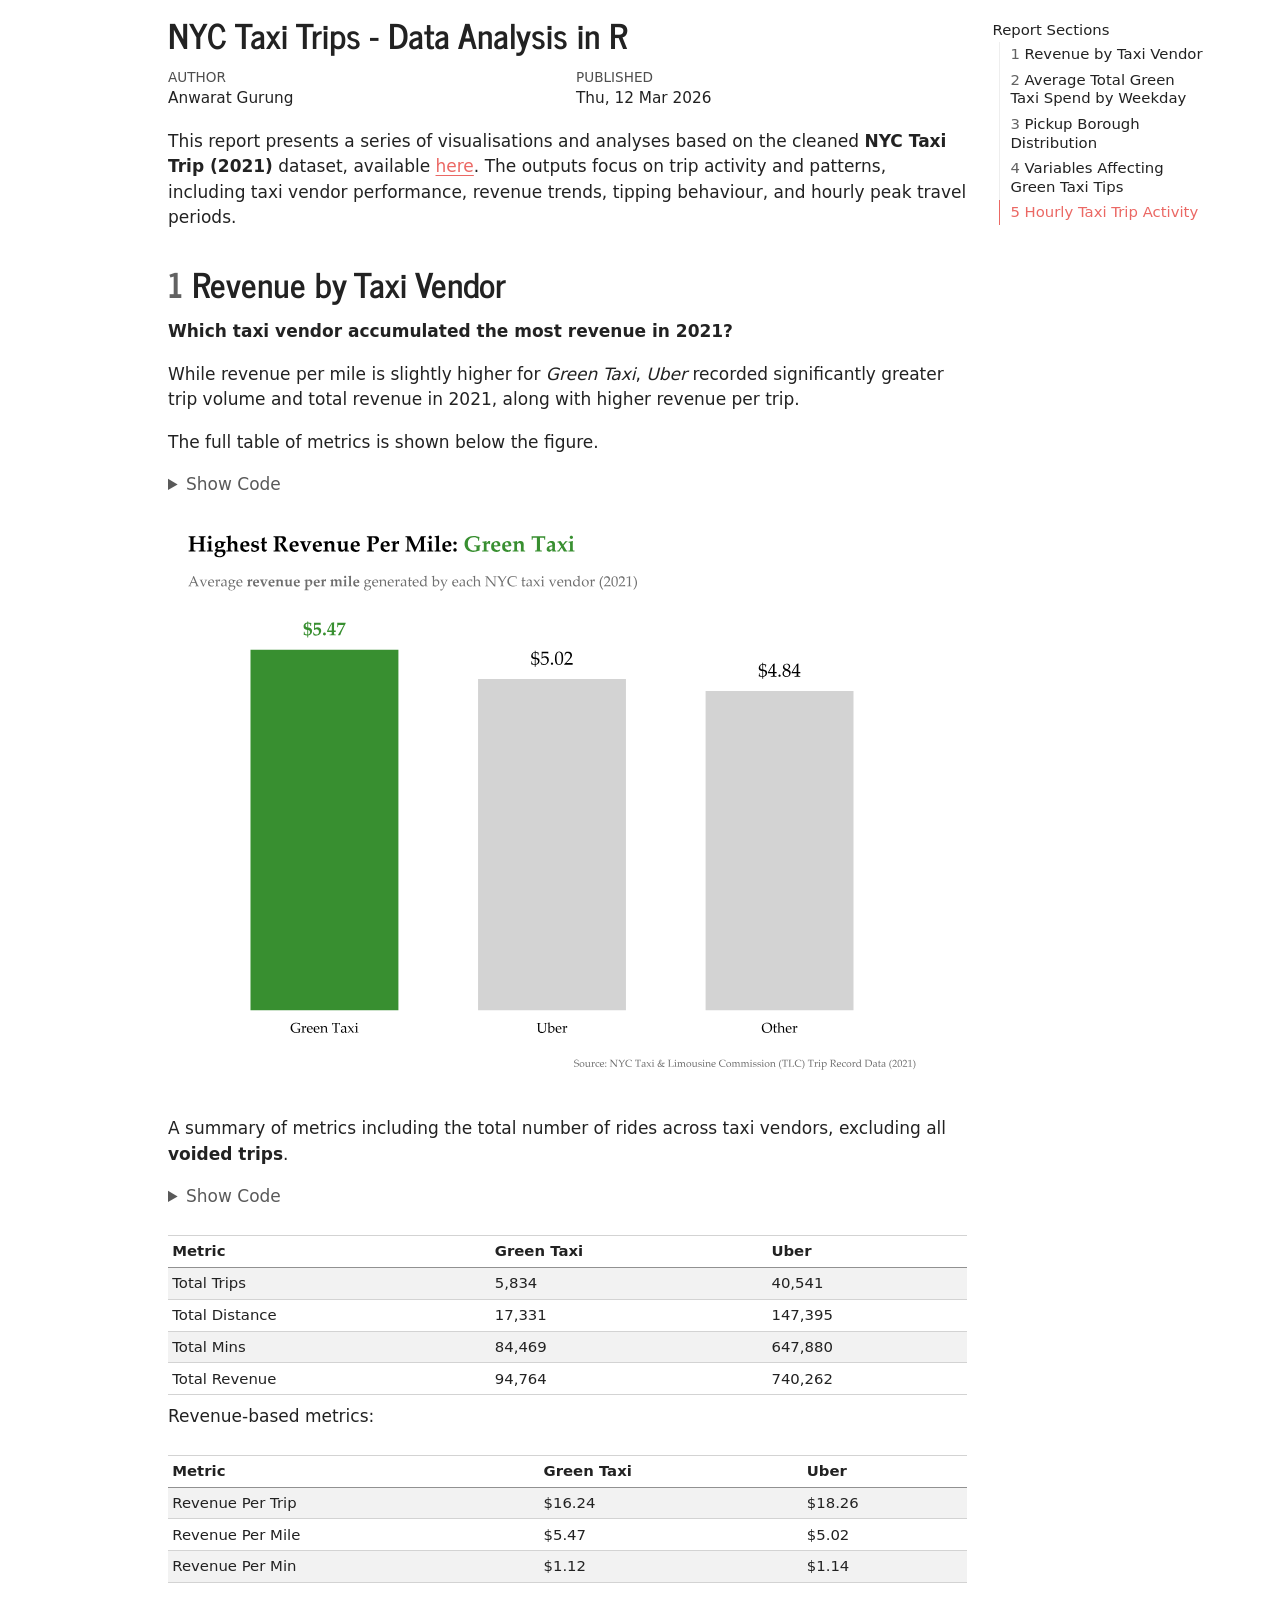
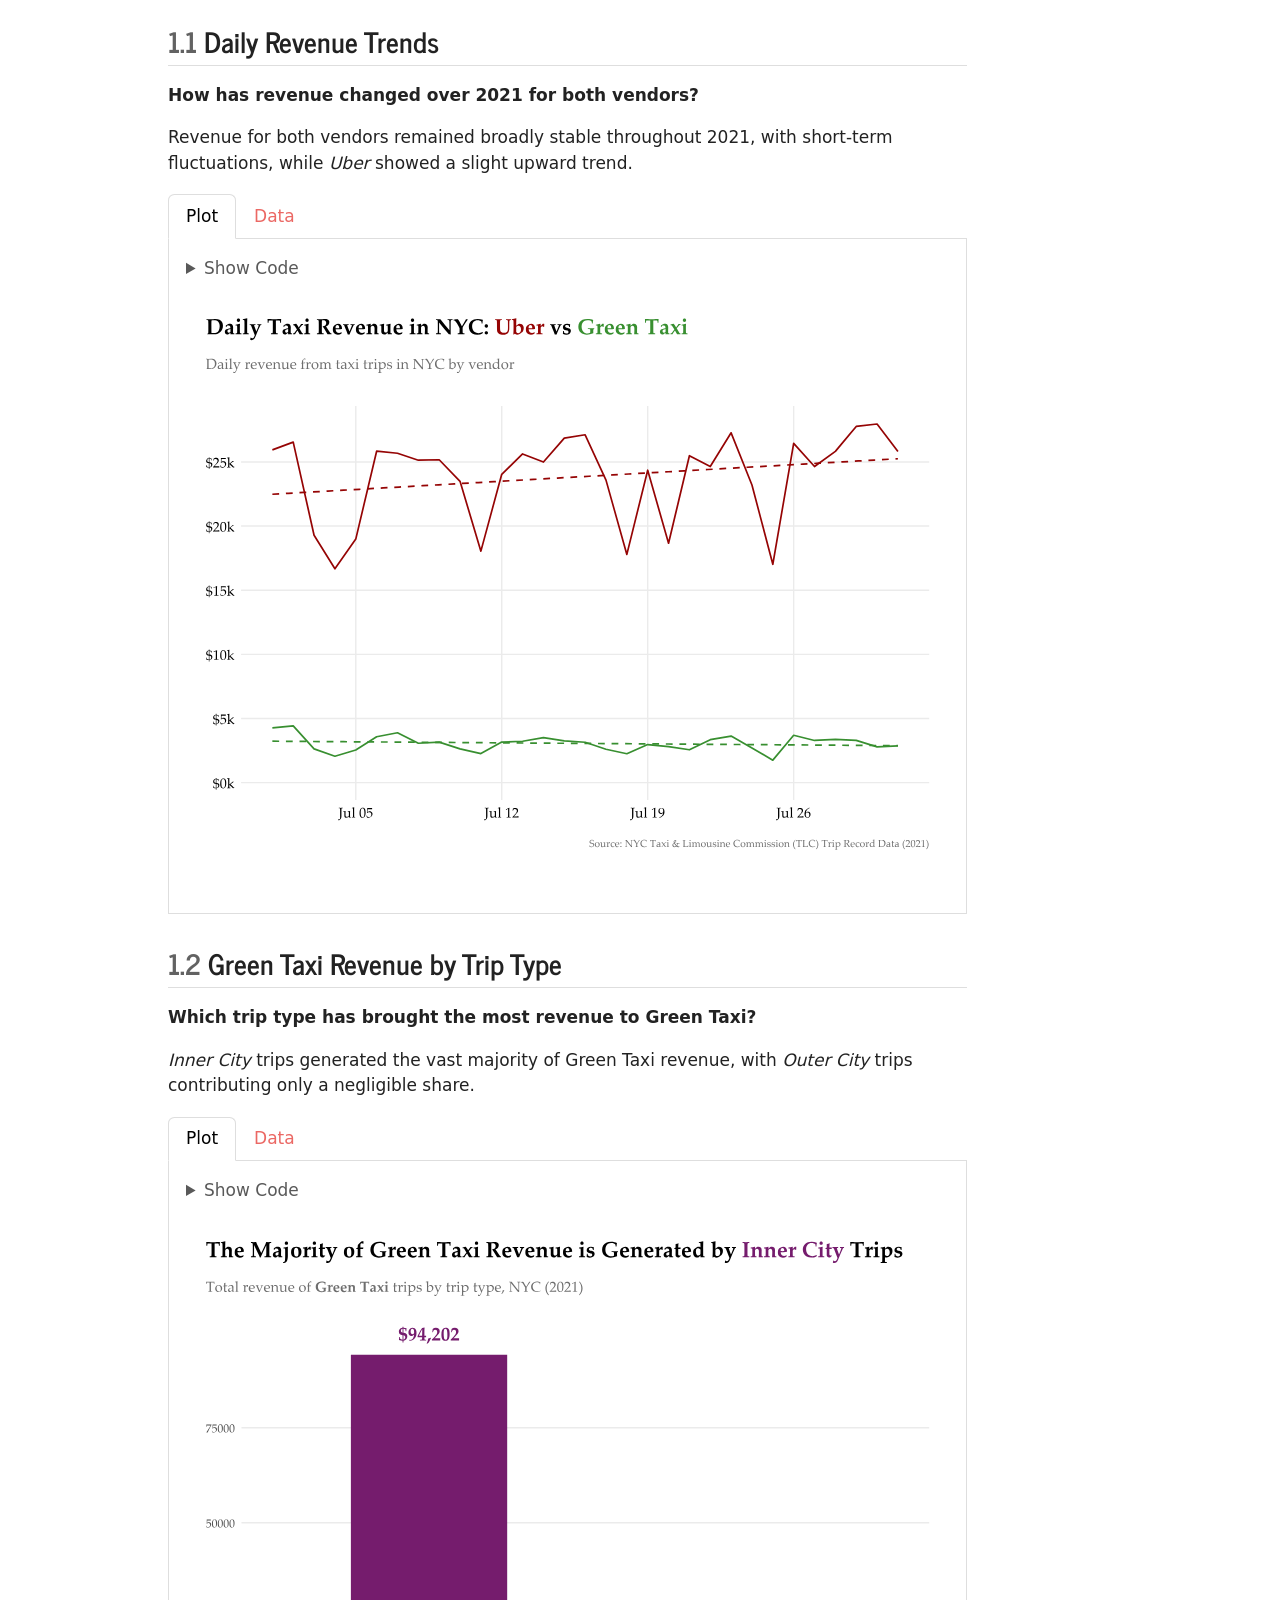
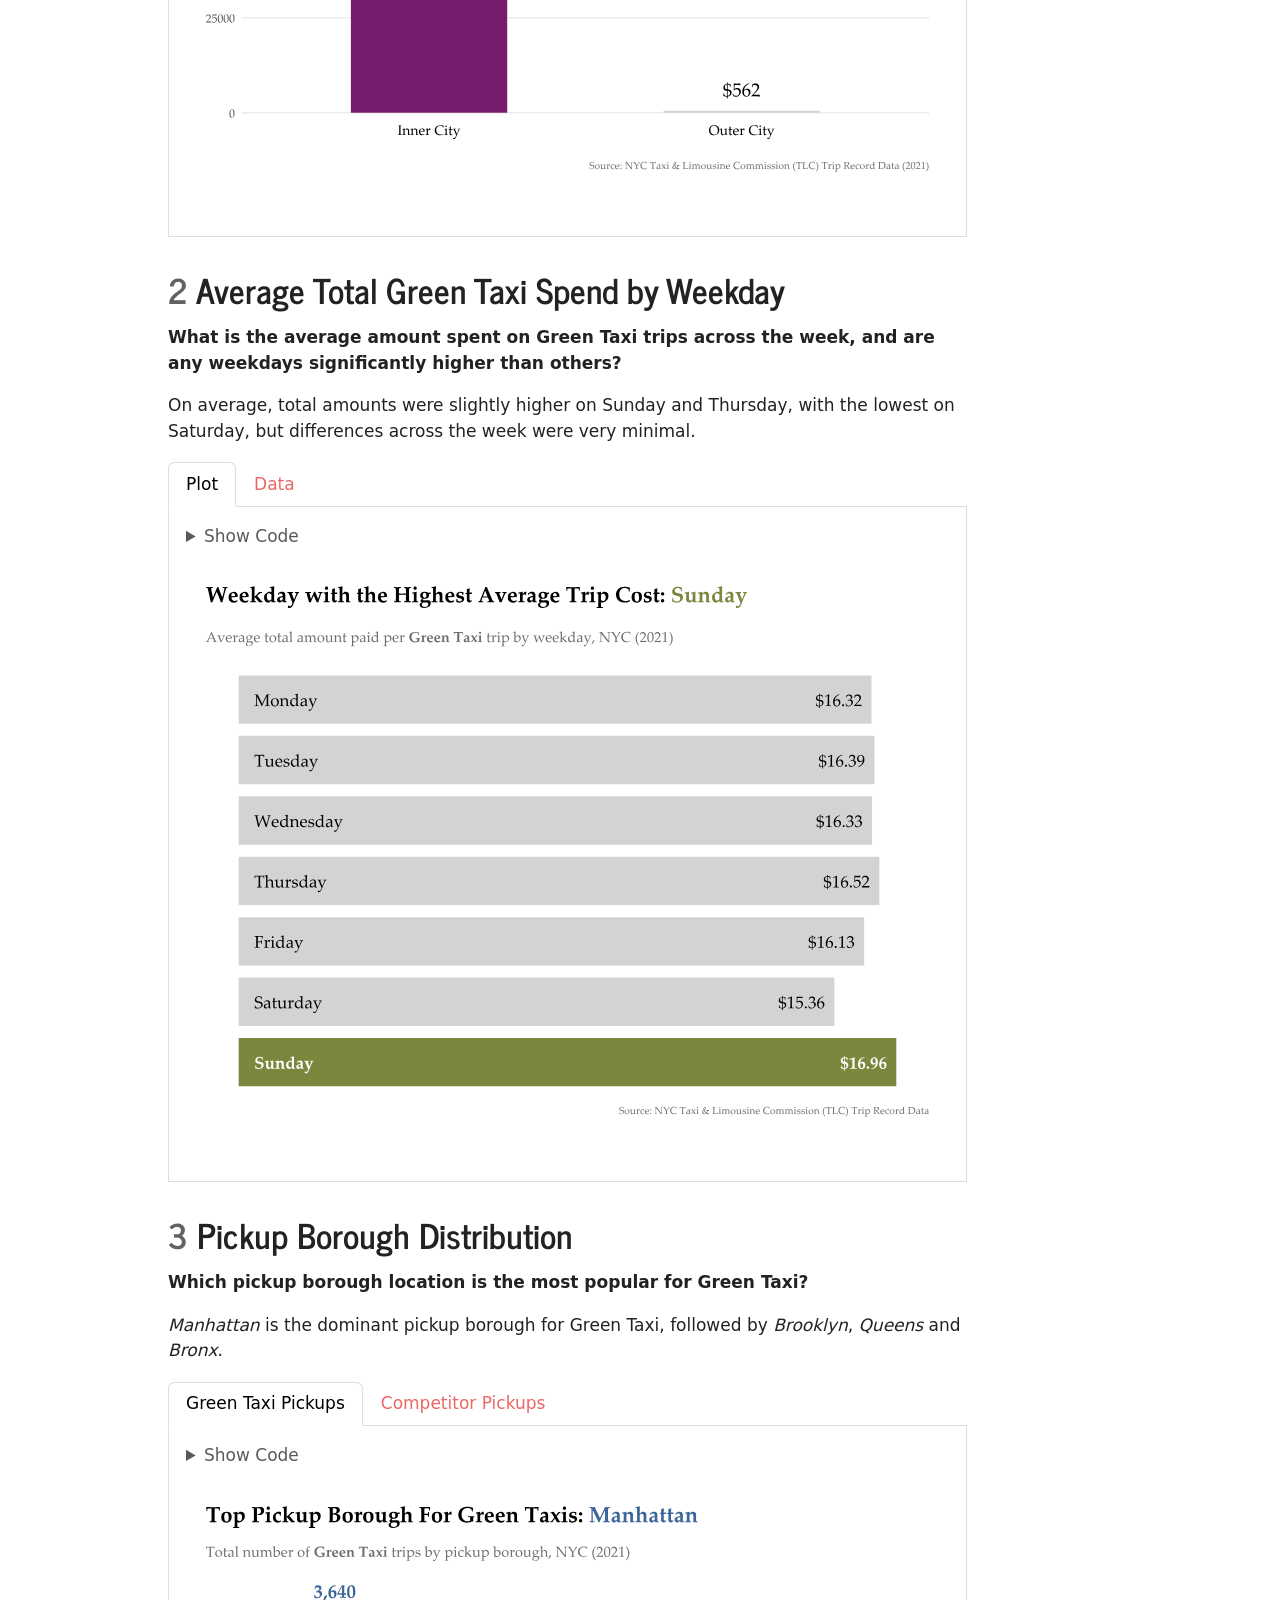
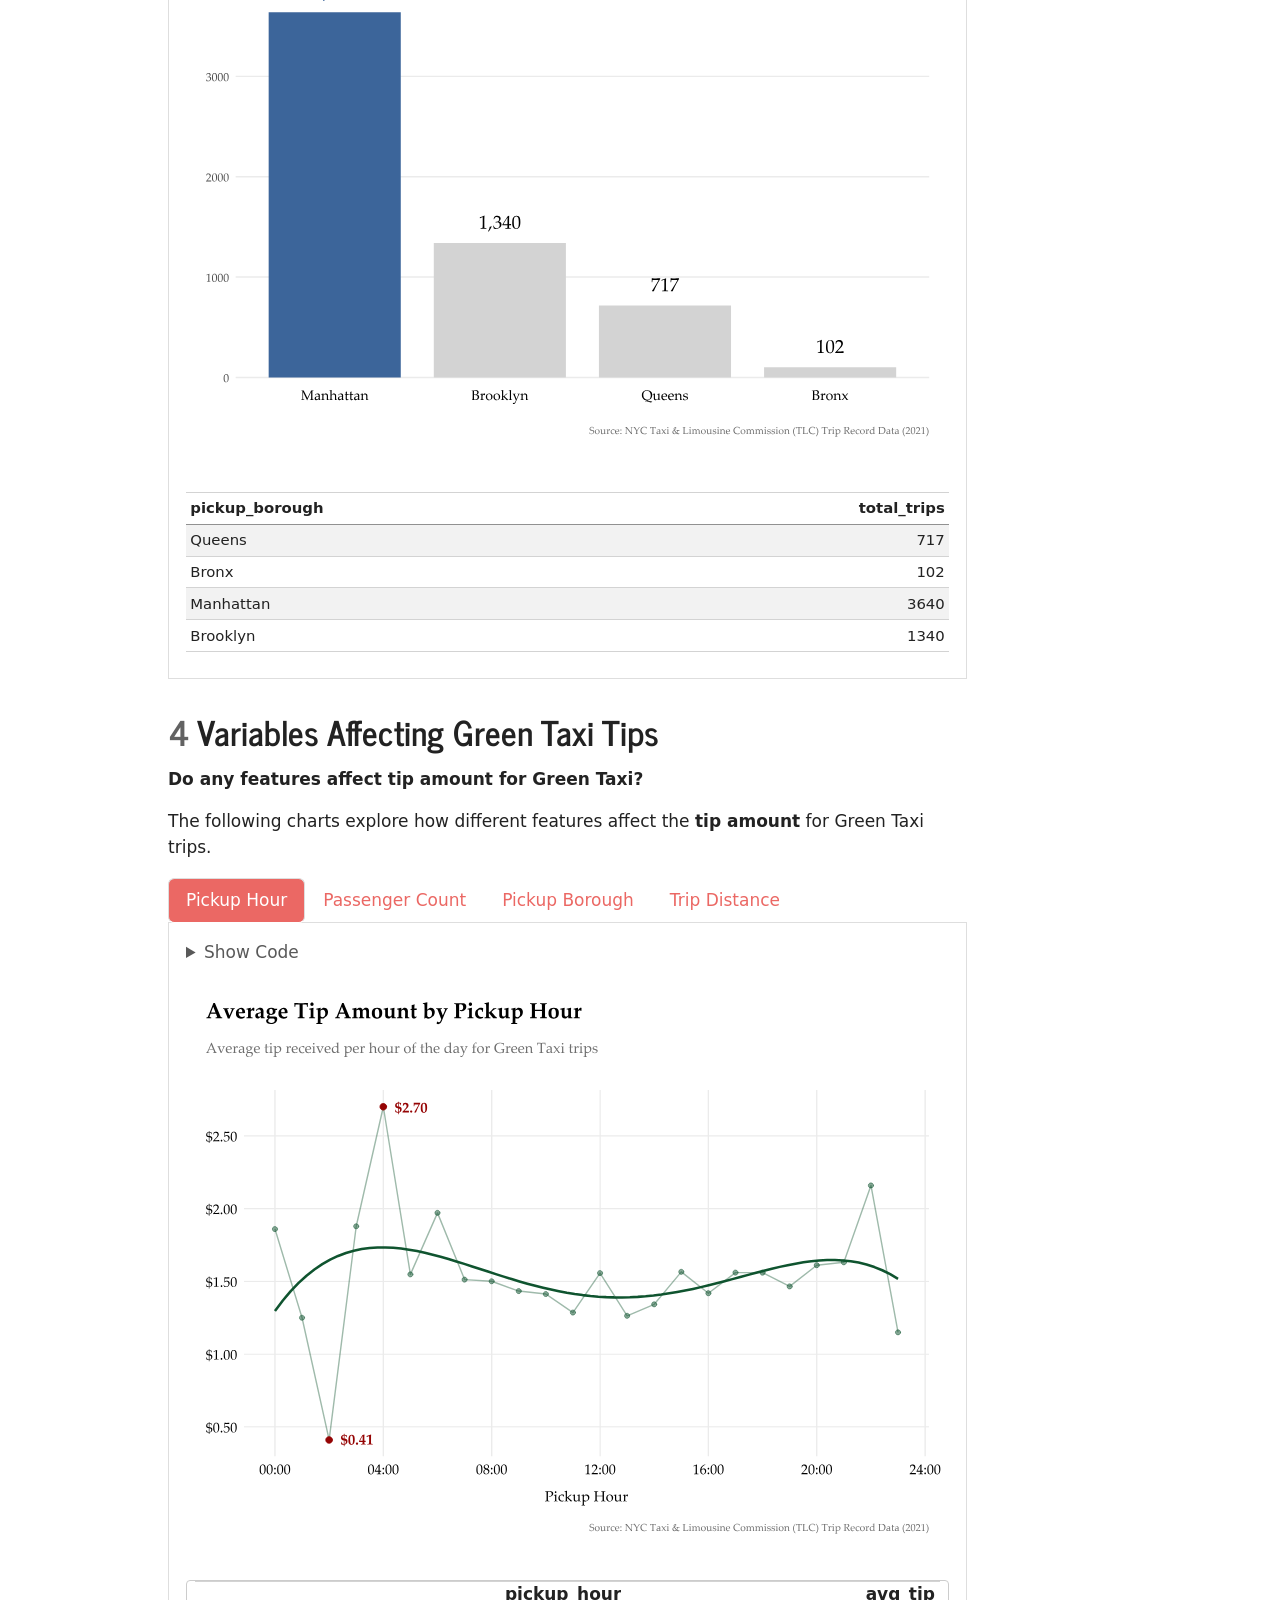
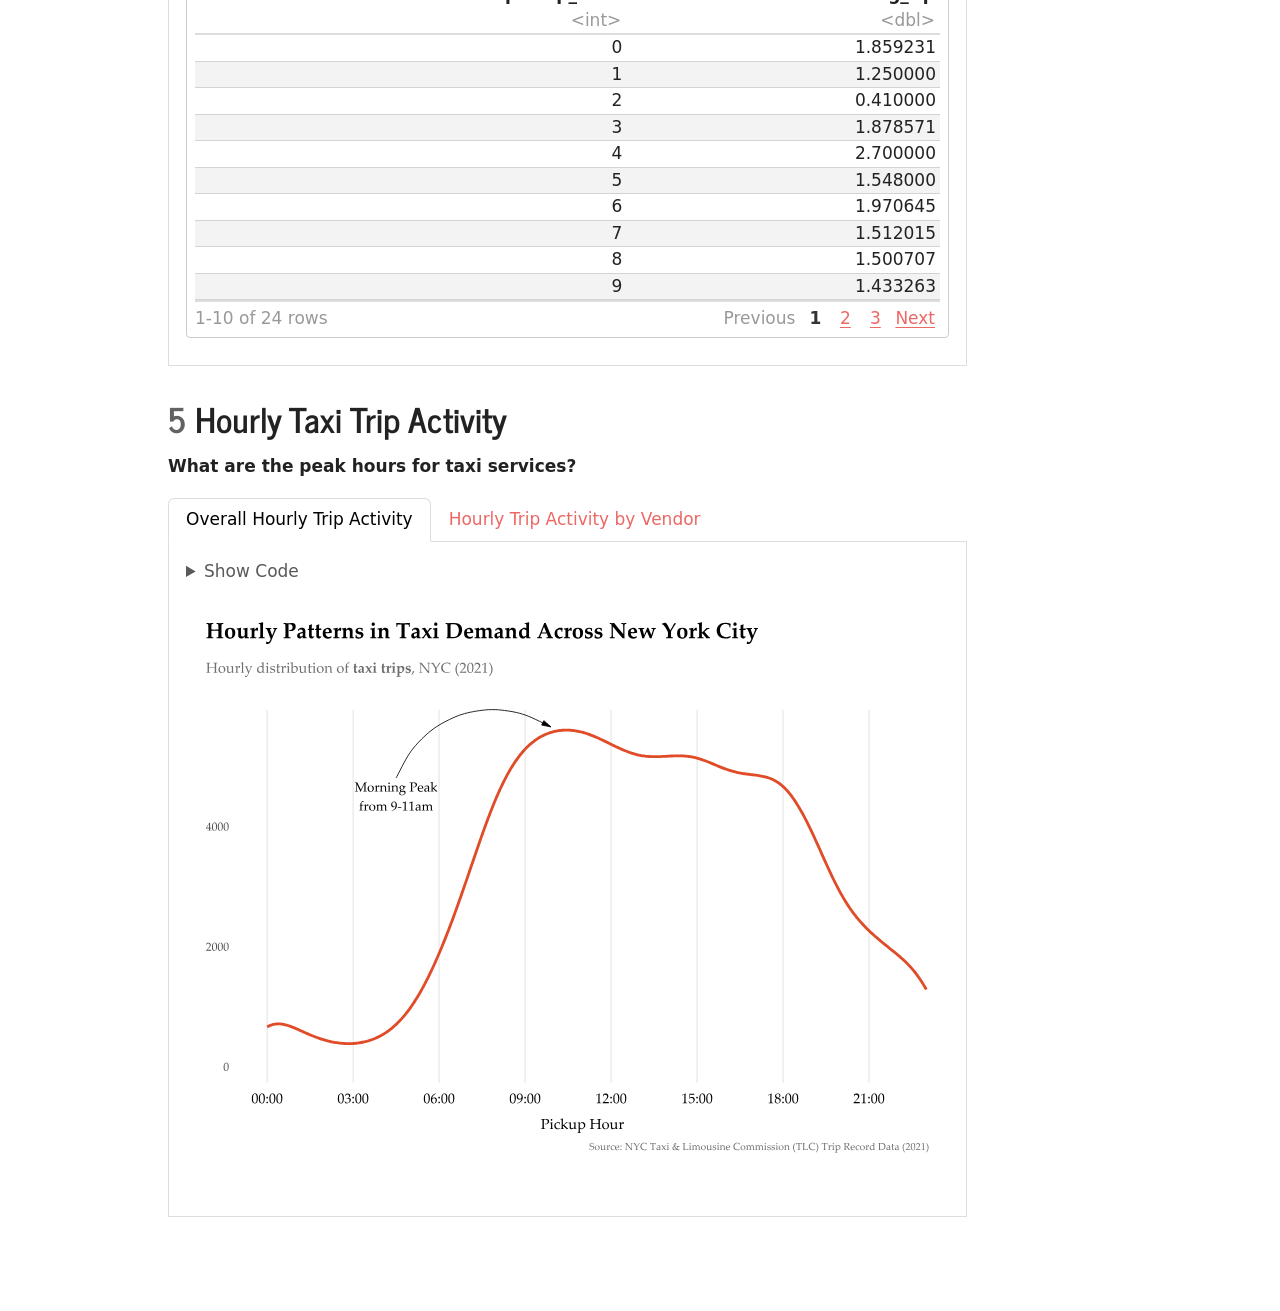
<file: docs/index.html>
<!DOCTYPE html>
<html xmlns="http://www.w3.org/1999/xhtml" lang="en" xml:lang="en"><head>

<meta charset="utf-8">
<meta name="generator" content="quarto-1.8.27">

<meta name="viewport" content="width=device-width, initial-scale=1.0, user-scalable=yes">

<meta name="author" content="Anwarat Gurung">

<title>NYC Taxi Trips - Data Analysis in R</title>
<style>
code{white-space: pre-wrap;}
span.smallcaps{font-variant: small-caps;}
div.columns{display: flex; gap: min(4vw, 1.5em);}
div.column{flex: auto; overflow-x: auto;}
div.hanging-indent{margin-left: 1.5em; text-indent: -1.5em;}
ul.task-list{list-style: none;}
ul.task-list li input[type="checkbox"] {
  width: 0.8em;
  margin: 0 0.8em 0.2em -1em; /* quarto-specific, see https://github.com/quarto-dev/quarto-cli/issues/4556 */ 
  vertical-align: middle;
}
/* CSS for syntax highlighting */
html { -webkit-text-size-adjust: 100%; }
pre > code.sourceCode { white-space: pre; position: relative; }
pre > code.sourceCode > span { display: inline-block; line-height: 1.25; }
pre > code.sourceCode > span:empty { height: 1.2em; }
.sourceCode { overflow: visible; }
code.sourceCode > span { color: inherit; text-decoration: inherit; }
div.sourceCode { margin: 1em 0; }
pre.sourceCode { margin: 0; }
@media screen {
div.sourceCode { overflow: auto; }
}
@media print {
pre > code.sourceCode { white-space: pre-wrap; }
pre > code.sourceCode > span { text-indent: -5em; padding-left: 5em; }
}
pre.numberSource code
  { counter-reset: source-line 0; }
pre.numberSource code > span
  { position: relative; left: -4em; counter-increment: source-line; }
pre.numberSource code > span > a:first-child::before
  { content: counter(source-line);
    position: relative; left: -1em; text-align: right; vertical-align: baseline;
    border: none; display: inline-block;
    -webkit-touch-callout: none; -webkit-user-select: none;
    -khtml-user-select: none; -moz-user-select: none;
    -ms-user-select: none; user-select: none;
    padding: 0 4px; width: 4em;
  }
pre.numberSource { margin-left: 3em;  padding-left: 4px; }
div.sourceCode
  {   }
@media screen {
pre > code.sourceCode > span > a:first-child::before { text-decoration: underline; }
}
</style>


<script src="report_files/libs/clipboard/clipboard.min.js"></script>
<script src="report_files/libs/quarto-html/quarto.js" type="module"></script>
<script src="report_files/libs/quarto-html/tabsets/tabsets.js" type="module"></script>
<script src="report_files/libs/quarto-html/axe/axe-check.js" type="module"></script>
<script src="report_files/libs/quarto-html/popper.min.js"></script>
<script src="report_files/libs/quarto-html/tippy.umd.min.js"></script>
<script src="report_files/libs/quarto-html/anchor.min.js"></script>
<link href="report_files/libs/quarto-html/tippy.css" rel="stylesheet">
<link href="report_files/libs/quarto-html/quarto-syntax-highlighting-ed96de9b727972fe78a7b5d16c58bf87.css" rel="stylesheet" id="quarto-text-highlighting-styles">
<script src="report_files/libs/bootstrap/bootstrap.min.js"></script>
<link href="report_files/libs/bootstrap/bootstrap-icons.css" rel="stylesheet">
<link href="report_files/libs/bootstrap/bootstrap-c8790cda27fbf23af7b0bcb578d09d70.min.css" rel="stylesheet" append-hash="true" id="quarto-bootstrap" data-mode="light">
<style>html{ scroll-behavior: smooth; }</style>
<link href="report_files/libs/pagedtable-1.1/css/pagedtable.css" rel="stylesheet">

<script src="report_files/libs/pagedtable-1.1/js/pagedtable.js"></script>



</head>

<body class="quarto-light">

<div id="quarto-content" class="page-columns page-rows-contents page-layout-article">
<div id="quarto-margin-sidebar" class="sidebar margin-sidebar">
  <nav id="TOC" role="doc-toc" class="toc-active">
    <h2 id="toc-title">Report Sections</h2>
   
  <ul>
  <li><a href="#revenue-by-taxi-vendor" id="toc-revenue-by-taxi-vendor" class="nav-link active" data-scroll-target="#revenue-by-taxi-vendor"><span class="header-section-number">1</span> Revenue by Taxi Vendor</a>
  <ul class="collapse">
  <li><a href="#daily-revenue-trends" id="toc-daily-revenue-trends" class="nav-link" data-scroll-target="#daily-revenue-trends"><span class="header-section-number">1.1</span> Daily Revenue Trends</a></li>
  <li><a href="#green-taxi-revenue-by-trip-type" id="toc-green-taxi-revenue-by-trip-type" class="nav-link" data-scroll-target="#green-taxi-revenue-by-trip-type"><span class="header-section-number">1.2</span> Green Taxi Revenue by Trip Type</a></li>
  </ul></li>
  <li><a href="#average-total-green-taxi-spend-by-weekday" id="toc-average-total-green-taxi-spend-by-weekday" class="nav-link" data-scroll-target="#average-total-green-taxi-spend-by-weekday"><span class="header-section-number">2</span> Average Total Green Taxi Spend by Weekday</a></li>
  <li><a href="#pickup-borough-distribution" id="toc-pickup-borough-distribution" class="nav-link" data-scroll-target="#pickup-borough-distribution"><span class="header-section-number">3</span> Pickup Borough Distribution</a></li>
  <li><a href="#variables-affecting-green-taxi-tips" id="toc-variables-affecting-green-taxi-tips" class="nav-link" data-scroll-target="#variables-affecting-green-taxi-tips"><span class="header-section-number">4</span> Variables Affecting Green Taxi Tips</a></li>
  <li><a href="#hourly-taxi-trip-activity" id="toc-hourly-taxi-trip-activity" class="nav-link" data-scroll-target="#hourly-taxi-trip-activity"><span class="header-section-number">5</span> Hourly Taxi Trip Activity</a></li>
  </ul>
</nav>
</div>
<main class="content" id="quarto-document-content">

<header id="title-block-header" class="quarto-title-block default">
<div class="quarto-title">
<h1 class="title">NYC Taxi Trips - Data Analysis in R</h1>
</div>



<div class="quarto-title-meta">

    <div>
    <div class="quarto-title-meta-heading">Author</div>
    <div class="quarto-title-meta-contents">
             <p>Anwarat Gurung </p>
          </div>
  </div>
    
    <div>
    <div class="quarto-title-meta-heading">Published</div>
    <div class="quarto-title-meta-contents">
      <p class="date">Thu, 12 Mar 2026</p>
    </div>
  </div>
  
    
  </div>
  


</header>


<p>This report presents a series of visualisations and analyses based on the cleaned <strong>NYC Taxi Trip (2021)</strong> dataset, available <a href="https://github.com/anw-g01/nyc-taxi-trips/tree/main/data/clean" target="_blank">here</a>. The outputs focus on trip activity and patterns, including taxi vendor performance, revenue trends, tipping behaviour, and hourly peak travel periods.</p>
<section id="revenue-by-taxi-vendor" class="level1" data-number="1">
<h1 data-number="1"><span class="header-section-number">1</span> Revenue by Taxi Vendor</h1>
<p><strong>Which taxi vendor accumulated the most revenue in 2021?</strong></p>
<p>While revenue per mile is slightly higher for <em>Green Taxi</em>, <em>Uber</em> recorded significantly greater trip volume and total revenue in 2021, along with higher revenue per trip.</p>
<p>The full table of metrics is shown below the figure.</p>
<div class="cell">
<details class="code-fold">
<summary>Show Code</summary>
<div class="code-copy-outer-scaffold"><div class="sourceCode cell-code" id="cb1"><pre class="sourceCode r code-with-copy"><code class="sourceCode r"><span id="cb1-1"><a href="#cb1-1" aria-hidden="true" tabindex="-1"></a><span class="co"># aggreagate and summarise data</span></span>
<span id="cb1-2"><a href="#cb1-2" aria-hidden="true" tabindex="-1"></a>metrics_by_vendor <span class="ot">&lt;-</span> TAXI_TRIPS_NYC <span class="sc">%&gt;%</span> </span>
<span id="cb1-3"><a href="#cb1-3" aria-hidden="true" tabindex="-1"></a>    <span class="fu">group_by</span>(vendorid) <span class="sc">%&gt;%</span> </span>
<span id="cb1-4"><a href="#cb1-4" aria-hidden="true" tabindex="-1"></a>    <span class="fu">summarise</span>(</span>
<span id="cb1-5"><a href="#cb1-5" aria-hidden="true" tabindex="-1"></a>        <span class="co"># aggregate key metrics</span></span>
<span id="cb1-6"><a href="#cb1-6" aria-hidden="true" tabindex="-1"></a>        <span class="at">total_revenue =</span> <span class="fu">sum</span>(total_amount),</span>
<span id="cb1-7"><a href="#cb1-7" aria-hidden="true" tabindex="-1"></a>        <span class="at">total_trips =</span> <span class="fu">n</span>(),</span>
<span id="cb1-8"><a href="#cb1-8" aria-hidden="true" tabindex="-1"></a>        <span class="at">total_distance =</span> <span class="fu">sum</span>(trip_distance),</span>
<span id="cb1-9"><a href="#cb1-9" aria-hidden="true" tabindex="-1"></a>        <span class="at">total_mins =</span> <span class="fu">sum</span>(duration_mins)</span>
<span id="cb1-10"><a href="#cb1-10" aria-hidden="true" tabindex="-1"></a>    ) <span class="sc">%&gt;%</span> </span>
<span id="cb1-11"><a href="#cb1-11" aria-hidden="true" tabindex="-1"></a>    <span class="fu">mutate</span>(</span>
<span id="cb1-12"><a href="#cb1-12" aria-hidden="true" tabindex="-1"></a>        <span class="at">revenue_per_trip =</span> total_revenue <span class="sc">/</span> total_trips,</span>
<span id="cb1-13"><a href="#cb1-13" aria-hidden="true" tabindex="-1"></a>        <span class="at">revenue_per_mile =</span> total_revenue <span class="sc">/</span> total_distance,</span>
<span id="cb1-14"><a href="#cb1-14" aria-hidden="true" tabindex="-1"></a>        <span class="at">revenue_per_min =</span> total_revenue <span class="sc">/</span> total_mins</span>
<span id="cb1-15"><a href="#cb1-15" aria-hidden="true" tabindex="-1"></a>    ) <span class="sc">%&gt;%</span> </span>
<span id="cb1-16"><a href="#cb1-16" aria-hidden="true" tabindex="-1"></a>    <span class="fu">arrange</span>(<span class="fu">desc</span>(revenue_per_mile))</span>
<span id="cb1-17"><a href="#cb1-17" aria-hidden="true" tabindex="-1"></a></span>
<span id="cb1-18"><a href="#cb1-18" aria-hidden="true" tabindex="-1"></a><span class="co"># bar plot</span></span>
<span id="cb1-19"><a href="#cb1-19" aria-hidden="true" tabindex="-1"></a></span>
<span id="cb1-20"><a href="#cb1-20" aria-hidden="true" tabindex="-1"></a><span class="co"># extract vendor with highest revenue_per_mile</span></span>
<span id="cb1-21"><a href="#cb1-21" aria-hidden="true" tabindex="-1"></a>top_vendor <span class="ot">&lt;-</span> metrics_by_vendor <span class="sc">%&gt;%</span> </span>
<span id="cb1-22"><a href="#cb1-22" aria-hidden="true" tabindex="-1"></a>  <span class="fu">slice_max</span>(<span class="at">order_by =</span> revenue_per_mile, <span class="at">n =</span> <span class="dv">1</span>) <span class="sc">%&gt;%</span> </span>
<span id="cb1-23"><a href="#cb1-23" aria-hidden="true" tabindex="-1"></a>  <span class="fu">pull</span>(vendorid) <span class="sc">%&gt;%</span> </span>
<span id="cb1-24"><a href="#cb1-24" aria-hidden="true" tabindex="-1"></a>  <span class="fu">as.character</span>()</span>
<span id="cb1-25"><a href="#cb1-25" aria-hidden="true" tabindex="-1"></a></span>
<span id="cb1-26"><a href="#cb1-26" aria-hidden="true" tabindex="-1"></a><span class="co"># assign fill colours for bars</span></span>
<span id="cb1-27"><a href="#cb1-27" aria-hidden="true" tabindex="-1"></a>colours <span class="ot">&lt;-</span> <span class="fu">paletteer_d</span>(<span class="st">"futurevisions::hd"</span>)</span>
<span id="cb1-28"><a href="#cb1-28" aria-hidden="true" tabindex="-1"></a>highlight_colour <span class="ot">&lt;-</span> COLOUR_GREEN</span>
<span id="cb1-29"><a href="#cb1-29" aria-hidden="true" tabindex="-1"></a></span>
<span id="cb1-30"><a href="#cb1-30" aria-hidden="true" tabindex="-1"></a>metrics_by_vendor <span class="ot">&lt;-</span> metrics_by_vendor <span class="sc">%&gt;%</span> </span>
<span id="cb1-31"><a href="#cb1-31" aria-hidden="true" tabindex="-1"></a>  <span class="fu">mutate</span>(<span class="at">bar_colour =</span> <span class="fu">if_else</span>(vendorid <span class="sc">==</span> top_vendor, highlight_colour, <span class="st">"lightgrey"</span>))</span>
<span id="cb1-32"><a href="#cb1-32" aria-hidden="true" tabindex="-1"></a></span>
<span id="cb1-33"><a href="#cb1-33" aria-hidden="true" tabindex="-1"></a><span class="co"># plot: bar chart</span></span>
<span id="cb1-34"><a href="#cb1-34" aria-hidden="true" tabindex="-1"></a><span class="fu">ggplot</span>(</span>
<span id="cb1-35"><a href="#cb1-35" aria-hidden="true" tabindex="-1"></a>    metrics_by_vendor, </span>
<span id="cb1-36"><a href="#cb1-36" aria-hidden="true" tabindex="-1"></a>    <span class="fu">aes</span>(</span>
<span id="cb1-37"><a href="#cb1-37" aria-hidden="true" tabindex="-1"></a>        <span class="at">x =</span> <span class="fu">fct_reorder</span>(</span>
<span id="cb1-38"><a href="#cb1-38" aria-hidden="true" tabindex="-1"></a>            vendorid, </span>
<span id="cb1-39"><a href="#cb1-39" aria-hidden="true" tabindex="-1"></a>            revenue_per_mile,</span>
<span id="cb1-40"><a href="#cb1-40" aria-hidden="true" tabindex="-1"></a>            <span class="at">.desc =</span> <span class="cn">TRUE</span></span>
<span id="cb1-41"><a href="#cb1-41" aria-hidden="true" tabindex="-1"></a>        ),</span>
<span id="cb1-42"><a href="#cb1-42" aria-hidden="true" tabindex="-1"></a>        <span class="at">y =</span> revenue_per_mile</span>
<span id="cb1-43"><a href="#cb1-43" aria-hidden="true" tabindex="-1"></a>    )</span>
<span id="cb1-44"><a href="#cb1-44" aria-hidden="true" tabindex="-1"></a>) <span class="sc">+</span></span>
<span id="cb1-45"><a href="#cb1-45" aria-hidden="true" tabindex="-1"></a>    <span class="co"># bar chart + highlight colouring</span></span>
<span id="cb1-46"><a href="#cb1-46" aria-hidden="true" tabindex="-1"></a>    <span class="fu">geom_bar</span>(</span>
<span id="cb1-47"><a href="#cb1-47" aria-hidden="true" tabindex="-1"></a>        <span class="at">stat =</span> <span class="st">"identity"</span>,</span>
<span id="cb1-48"><a href="#cb1-48" aria-hidden="true" tabindex="-1"></a>        <span class="at">width =</span> .<span class="dv">65</span>,</span>
<span id="cb1-49"><a href="#cb1-49" aria-hidden="true" tabindex="-1"></a>        <span class="fu">aes</span>(<span class="at">fill =</span> vendorid <span class="sc">==</span> top_vendor)</span>
<span id="cb1-50"><a href="#cb1-50" aria-hidden="true" tabindex="-1"></a>    ) <span class="sc">+</span></span>
<span id="cb1-51"><a href="#cb1-51" aria-hidden="true" tabindex="-1"></a>    <span class="fu">scale_fill_manual</span>(</span>
<span id="cb1-52"><a href="#cb1-52" aria-hidden="true" tabindex="-1"></a>        <span class="at">values =</span> <span class="fu">c</span>(</span>
<span id="cb1-53"><a href="#cb1-53" aria-hidden="true" tabindex="-1"></a>            <span class="st">"TRUE"</span> <span class="ot">=</span> highlight_colour,</span>
<span id="cb1-54"><a href="#cb1-54" aria-hidden="true" tabindex="-1"></a>            <span class="st">"FALSE"</span> <span class="ot">=</span> <span class="st">"lightgrey"</span></span>
<span id="cb1-55"><a href="#cb1-55" aria-hidden="true" tabindex="-1"></a>        )</span>
<span id="cb1-56"><a href="#cb1-56" aria-hidden="true" tabindex="-1"></a>    ) <span class="sc">+</span> </span>
<span id="cb1-57"><a href="#cb1-57" aria-hidden="true" tabindex="-1"></a>    </span>
<span id="cb1-58"><a href="#cb1-58" aria-hidden="true" tabindex="-1"></a>    <span class="co"># text labels for revenue_per_mile</span></span>
<span id="cb1-59"><a href="#cb1-59" aria-hidden="true" tabindex="-1"></a>    <span class="fu">geom_text</span>(</span>
<span id="cb1-60"><a href="#cb1-60" aria-hidden="true" tabindex="-1"></a>        <span class="fu">aes</span>(</span>
<span id="cb1-61"><a href="#cb1-61" aria-hidden="true" tabindex="-1"></a>            <span class="at">label =</span> scales<span class="sc">::</span><span class="fu">dollar</span>(revenue_per_mile),</span>
<span id="cb1-62"><a href="#cb1-62" aria-hidden="true" tabindex="-1"></a>            <span class="at">colour =</span> vendorid <span class="sc">==</span> top_vendor,</span>
<span id="cb1-63"><a href="#cb1-63" aria-hidden="true" tabindex="-1"></a>            <span class="at">fontface =</span> <span class="fu">ifelse</span>(vendorid <span class="sc">==</span> top_vendor, <span class="st">"bold"</span>, <span class="st">"plain"</span>)</span>
<span id="cb1-64"><a href="#cb1-64" aria-hidden="true" tabindex="-1"></a>        ),</span>
<span id="cb1-65"><a href="#cb1-65" aria-hidden="true" tabindex="-1"></a>        <span class="at">size =</span> <span class="dv">5</span>,</span>
<span id="cb1-66"><a href="#cb1-66" aria-hidden="true" tabindex="-1"></a>        <span class="at">vjust =</span> <span class="sc">-</span><span class="dv">1</span></span>
<span id="cb1-67"><a href="#cb1-67" aria-hidden="true" tabindex="-1"></a>    ) <span class="sc">+</span> </span>
<span id="cb1-68"><a href="#cb1-68" aria-hidden="true" tabindex="-1"></a>    <span class="fu">scale_colour_manual</span>(</span>
<span id="cb1-69"><a href="#cb1-69" aria-hidden="true" tabindex="-1"></a>        <span class="at">values =</span> <span class="fu">c</span>(</span>
<span id="cb1-70"><a href="#cb1-70" aria-hidden="true" tabindex="-1"></a>            <span class="st">"TRUE"</span> <span class="ot">=</span> highlight_colour,</span>
<span id="cb1-71"><a href="#cb1-71" aria-hidden="true" tabindex="-1"></a>            <span class="st">"FALSE"</span> <span class="ot">=</span> <span class="st">"black"</span></span>
<span id="cb1-72"><a href="#cb1-72" aria-hidden="true" tabindex="-1"></a>        )</span>
<span id="cb1-73"><a href="#cb1-73" aria-hidden="true" tabindex="-1"></a>    ) <span class="sc">+</span></span>
<span id="cb1-74"><a href="#cb1-74" aria-hidden="true" tabindex="-1"></a>  </span>
<span id="cb1-75"><a href="#cb1-75" aria-hidden="true" tabindex="-1"></a>    <span class="co"># prevent clipping of any labels</span></span>
<span id="cb1-76"><a href="#cb1-76" aria-hidden="true" tabindex="-1"></a>    <span class="fu">coord_cartesian</span>(<span class="at">clip =</span> <span class="st">"off"</span>) <span class="sc">+</span></span>
<span id="cb1-77"><a href="#cb1-77" aria-hidden="true" tabindex="-1"></a>  </span>
<span id="cb1-78"><a href="#cb1-78" aria-hidden="true" tabindex="-1"></a>    <span class="co"># set text for: title, subtitle, caption</span></span>
<span id="cb1-79"><a href="#cb1-79" aria-hidden="true" tabindex="-1"></a>    <span class="fu">labs</span>(</span>
<span id="cb1-80"><a href="#cb1-80" aria-hidden="true" tabindex="-1"></a>        <span class="at">title =</span> <span class="fu">str_c</span>(</span>
<span id="cb1-81"><a href="#cb1-81" aria-hidden="true" tabindex="-1"></a>            <span class="st">"&lt;b&gt;Highest Revenue Per Mile: "</span>,</span>
<span id="cb1-82"><a href="#cb1-82" aria-hidden="true" tabindex="-1"></a>            <span class="st">"&lt;span style='color:"</span>, highlight_colour, </span>
<span id="cb1-83"><a href="#cb1-83" aria-hidden="true" tabindex="-1"></a>            <span class="st">"; font-weight:bold;'&gt;"</span>, top_vendor, <span class="st">"&lt;/span&gt;"</span></span>
<span id="cb1-84"><a href="#cb1-84" aria-hidden="true" tabindex="-1"></a>        ),</span>
<span id="cb1-85"><a href="#cb1-85" aria-hidden="true" tabindex="-1"></a>        <span class="at">subtitle =</span> <span class="st">"Average &lt;b&gt;revenue per mile&lt;/b&gt; generated by each NYC taxi vendor (2021)"</span>,</span>
<span id="cb1-86"><a href="#cb1-86" aria-hidden="true" tabindex="-1"></a>        <span class="at">caption =</span> FIG_CAPTION,</span>
<span id="cb1-87"><a href="#cb1-87" aria-hidden="true" tabindex="-1"></a>        <span class="at">x =</span> <span class="cn">NULL</span>, <span class="at">y =</span> <span class="cn">NULL</span></span>
<span id="cb1-88"><a href="#cb1-88" aria-hidden="true" tabindex="-1"></a>    ) <span class="sc">+</span></span>
<span id="cb1-89"><a href="#cb1-89" aria-hidden="true" tabindex="-1"></a>        </span>
<span id="cb1-90"><a href="#cb1-90" aria-hidden="true" tabindex="-1"></a>    <span class="co"># apply base theme</span></span>
<span id="cb1-91"><a href="#cb1-91" aria-hidden="true" tabindex="-1"></a>    <span class="fu">theme_minimal</span>(</span>
<span id="cb1-92"><a href="#cb1-92" aria-hidden="true" tabindex="-1"></a>        <span class="at">base_family =</span> BASE_FAMILY,</span>
<span id="cb1-93"><a href="#cb1-93" aria-hidden="true" tabindex="-1"></a>        <span class="at">base_size =</span> BASE_SIZE</span>
<span id="cb1-94"><a href="#cb1-94" aria-hidden="true" tabindex="-1"></a>    ) <span class="sc">+</span></span>
<span id="cb1-95"><a href="#cb1-95" aria-hidden="true" tabindex="-1"></a>  </span>
<span id="cb1-96"><a href="#cb1-96" aria-hidden="true" tabindex="-1"></a>    <span class="co"># finetune theme elements</span></span>
<span id="cb1-97"><a href="#cb1-97" aria-hidden="true" tabindex="-1"></a>    <span class="fu">theme</span>(</span>
<span id="cb1-98"><a href="#cb1-98" aria-hidden="true" tabindex="-1"></a>        <span class="co"># title, subtitle, caption</span></span>
<span id="cb1-99"><a href="#cb1-99" aria-hidden="true" tabindex="-1"></a>        <span class="at">plot.title =</span> <span class="fu">element_markdown</span>(</span>
<span id="cb1-100"><a href="#cb1-100" aria-hidden="true" tabindex="-1"></a>            <span class="at">size =</span> <span class="fu">rel</span>(<span class="fl">1.5</span>),</span>
<span id="cb1-101"><a href="#cb1-101" aria-hidden="true" tabindex="-1"></a>            <span class="at">margin =</span> <span class="fu">margin</span>(<span class="at">b =</span> <span class="dv">12</span>)</span>
<span id="cb1-102"><a href="#cb1-102" aria-hidden="true" tabindex="-1"></a>        ),</span>
<span id="cb1-103"><a href="#cb1-103" aria-hidden="true" tabindex="-1"></a>        <span class="at">plot.subtitle =</span> <span class="fu">element_markdown</span>(</span>
<span id="cb1-104"><a href="#cb1-104" aria-hidden="true" tabindex="-1"></a>            <span class="at">colour =</span> <span class="st">"#6e6e6e"</span>,</span>
<span id="cb1-105"><a href="#cb1-105" aria-hidden="true" tabindex="-1"></a>            <span class="at">size =</span> <span class="fu">rel</span>(<span class="dv">1</span>),</span>
<span id="cb1-106"><a href="#cb1-106" aria-hidden="true" tabindex="-1"></a>            <span class="at">margin =</span> <span class="fu">margin</span>(<span class="at">b =</span> <span class="dv">30</span>),</span>
<span id="cb1-107"><a href="#cb1-107" aria-hidden="true" tabindex="-1"></a>        ),</span>
<span id="cb1-108"><a href="#cb1-108" aria-hidden="true" tabindex="-1"></a>        <span class="at">plot.caption =</span> <span class="fu">element_text</span>(</span>
<span id="cb1-109"><a href="#cb1-109" aria-hidden="true" tabindex="-1"></a>            <span class="at">colour =</span> <span class="st">"#6e6e6e"</span>, </span>
<span id="cb1-110"><a href="#cb1-110" aria-hidden="true" tabindex="-1"></a>            <span class="at">size =</span> <span class="fu">rel</span>(<span class="fl">0.7</span>),</span>
<span id="cb1-111"><a href="#cb1-111" aria-hidden="true" tabindex="-1"></a>            <span class="at">hjust =</span> <span class="dv">1</span></span>
<span id="cb1-112"><a href="#cb1-112" aria-hidden="true" tabindex="-1"></a>        ),</span>
<span id="cb1-113"><a href="#cb1-113" aria-hidden="true" tabindex="-1"></a>        <span class="at">plot.title.position =</span> <span class="st">"plot"</span>,</span>
<span id="cb1-114"><a href="#cb1-114" aria-hidden="true" tabindex="-1"></a>        </span>
<span id="cb1-115"><a href="#cb1-115" aria-hidden="true" tabindex="-1"></a>        <span class="co"># axes, grid, legend, margin</span></span>
<span id="cb1-116"><a href="#cb1-116" aria-hidden="true" tabindex="-1"></a>        <span class="at">panel.grid.major =</span> <span class="fu">element_blank</span>(),</span>
<span id="cb1-117"><a href="#cb1-117" aria-hidden="true" tabindex="-1"></a>        <span class="at">panel.grid.minor =</span> <span class="fu">element_blank</span>(),</span>
<span id="cb1-118"><a href="#cb1-118" aria-hidden="true" tabindex="-1"></a>        <span class="at">axis.text.y =</span> <span class="fu">element_blank</span>(),</span>
<span id="cb1-119"><a href="#cb1-119" aria-hidden="true" tabindex="-1"></a>        <span class="at">axis.text.x =</span> <span class="fu">element_text</span>(</span>
<span id="cb1-120"><a href="#cb1-120" aria-hidden="true" tabindex="-1"></a>            <span class="at">vjust =</span> <span class="fl">3.5</span>,</span>
<span id="cb1-121"><a href="#cb1-121" aria-hidden="true" tabindex="-1"></a>            <span class="at">colour =</span> <span class="st">"black"</span>,</span>
<span id="cb1-122"><a href="#cb1-122" aria-hidden="true" tabindex="-1"></a>            <span class="at">size =</span> <span class="fu">rel</span>(<span class="fl">1.2</span>)</span>
<span id="cb1-123"><a href="#cb1-123" aria-hidden="true" tabindex="-1"></a>        ),</span>
<span id="cb1-124"><a href="#cb1-124" aria-hidden="true" tabindex="-1"></a>        <span class="at">legend.position =</span> <span class="st">"none"</span>,</span>
<span id="cb1-125"><a href="#cb1-125" aria-hidden="true" tabindex="-1"></a>        <span class="at">plot.margin =</span> <span class="fu">margin</span>(<span class="dv">15</span>, <span class="dv">15</span>, <span class="dv">15</span>, <span class="dv">15</span>)</span>
<span id="cb1-126"><a href="#cb1-126" aria-hidden="true" tabindex="-1"></a>    )</span></code></pre></div><button title="Copy to Clipboard" class="code-copy-button"><i class="bi"></i></button></div>
</details>
<div class="cell-output-display">
<div>
<figure class="figure">
<p><img src="report_files/figure-html/revenue-per-mile-bar-chart-1.svg" class="img-fluid figure-img"></p>
</figure>
</div>
</div>
</div>
<p>A summary of metrics including the total number of rides across taxi vendors, excluding all <strong>voided trips</strong>.</p>
<div class="cell">
<details class="code-fold">
<summary>Show Code</summary>
<div class="code-copy-outer-scaffold"><div class="sourceCode cell-code" id="cb2"><pre class="sourceCode r code-with-copy"><code class="sourceCode r"><span id="cb2-1"><a href="#cb2-1" aria-hidden="true" tabindex="-1"></a><span class="co"># complete Metrics Report</span></span>
<span id="cb2-2"><a href="#cb2-2" aria-hidden="true" tabindex="-1"></a></span>
<span id="cb2-3"><a href="#cb2-3" aria-hidden="true" tabindex="-1"></a>metrics_long <span class="ot">&lt;-</span> </span>
<span id="cb2-4"><a href="#cb2-4" aria-hidden="true" tabindex="-1"></a>    </span>
<span id="cb2-5"><a href="#cb2-5" aria-hidden="true" tabindex="-1"></a>    TAXI_TRIPS_NYC <span class="sc">%&gt;%</span> </span>
<span id="cb2-6"><a href="#cb2-6" aria-hidden="true" tabindex="-1"></a>    </span>
<span id="cb2-7"><a href="#cb2-7" aria-hidden="true" tabindex="-1"></a>    <span class="fu">filter_out</span>(paymenttype <span class="sc">==</span> <span class="st">"Voided Trip"</span>) <span class="sc">%&gt;%</span>    <span class="co"># remove all voided trips</span></span>
<span id="cb2-8"><a href="#cb2-8" aria-hidden="true" tabindex="-1"></a>    </span>
<span id="cb2-9"><a href="#cb2-9" aria-hidden="true" tabindex="-1"></a>    <span class="fu">group_by</span>(vendorid) <span class="sc">%&gt;%</span> </span>
<span id="cb2-10"><a href="#cb2-10" aria-hidden="true" tabindex="-1"></a>    <span class="fu">summarise</span>(</span>
<span id="cb2-11"><a href="#cb2-11" aria-hidden="true" tabindex="-1"></a>        <span class="co"># aggregate key metrics</span></span>
<span id="cb2-12"><a href="#cb2-12" aria-hidden="true" tabindex="-1"></a>        <span class="at">total_trips =</span> <span class="fu">n</span>(),</span>
<span id="cb2-13"><a href="#cb2-13" aria-hidden="true" tabindex="-1"></a>        <span class="at">total_distance =</span> <span class="fu">sum</span>(trip_distance),</span>
<span id="cb2-14"><a href="#cb2-14" aria-hidden="true" tabindex="-1"></a>        <span class="at">total_mins =</span> <span class="fu">sum</span>(duration_mins),</span>
<span id="cb2-15"><a href="#cb2-15" aria-hidden="true" tabindex="-1"></a>        <span class="at">total_revenue =</span> <span class="fu">sum</span>(total_amount)</span>
<span id="cb2-16"><a href="#cb2-16" aria-hidden="true" tabindex="-1"></a>    ) <span class="sc">%&gt;%</span> </span>
<span id="cb2-17"><a href="#cb2-17" aria-hidden="true" tabindex="-1"></a>    <span class="fu">mutate</span>(</span>
<span id="cb2-18"><a href="#cb2-18" aria-hidden="true" tabindex="-1"></a>        <span class="at">revenue_per_trip =</span> total_revenue <span class="sc">/</span> total_trips,</span>
<span id="cb2-19"><a href="#cb2-19" aria-hidden="true" tabindex="-1"></a>        <span class="at">revenue_per_mile =</span> total_revenue <span class="sc">/</span> total_distance,</span>
<span id="cb2-20"><a href="#cb2-20" aria-hidden="true" tabindex="-1"></a>        <span class="at">revenue_per_min =</span> total_revenue <span class="sc">/</span> total_mins</span>
<span id="cb2-21"><a href="#cb2-21" aria-hidden="true" tabindex="-1"></a>    ) <span class="sc">%&gt;%</span> </span>
<span id="cb2-22"><a href="#cb2-22" aria-hidden="true" tabindex="-1"></a>    <span class="fu">arrange</span>(<span class="fu">desc</span>(revenue_per_mile)) <span class="sc">%&gt;%</span> </span>
<span id="cb2-23"><a href="#cb2-23" aria-hidden="true" tabindex="-1"></a></span>
<span id="cb2-24"><a href="#cb2-24" aria-hidden="true" tabindex="-1"></a>    <span class="co"># transpose all metrics into one column</span></span>
<span id="cb2-25"><a href="#cb2-25" aria-hidden="true" tabindex="-1"></a>    <span class="fu">pivot_longer</span>(</span>
<span id="cb2-26"><a href="#cb2-26" aria-hidden="true" tabindex="-1"></a>        <span class="at">cols =</span> <span class="sc">-</span>vendorid,</span>
<span id="cb2-27"><a href="#cb2-27" aria-hidden="true" tabindex="-1"></a>        <span class="at">names_to =</span> <span class="st">"Metric"</span>,</span>
<span id="cb2-28"><a href="#cb2-28" aria-hidden="true" tabindex="-1"></a>        <span class="at">values_to =</span> <span class="st">"Value"</span></span>
<span id="cb2-29"><a href="#cb2-29" aria-hidden="true" tabindex="-1"></a>    ) <span class="sc">%&gt;%</span> </span>
<span id="cb2-30"><a href="#cb2-30" aria-hidden="true" tabindex="-1"></a>    </span>
<span id="cb2-31"><a href="#cb2-31" aria-hidden="true" tabindex="-1"></a>    <span class="co"># transpose each vendorid into separate columns</span></span>
<span id="cb2-32"><a href="#cb2-32" aria-hidden="true" tabindex="-1"></a>    <span class="fu">pivot_wider</span>(</span>
<span id="cb2-33"><a href="#cb2-33" aria-hidden="true" tabindex="-1"></a>        <span class="at">names_from =</span> vendorid,</span>
<span id="cb2-34"><a href="#cb2-34" aria-hidden="true" tabindex="-1"></a>        <span class="at">values_from =</span> Value</span>
<span id="cb2-35"><a href="#cb2-35" aria-hidden="true" tabindex="-1"></a>    ) <span class="sc">%&gt;%</span> </span>
<span id="cb2-36"><a href="#cb2-36" aria-hidden="true" tabindex="-1"></a>    </span>
<span id="cb2-37"><a href="#cb2-37" aria-hidden="true" tabindex="-1"></a>    <span class="co"># format for presenting</span></span>
<span id="cb2-38"><a href="#cb2-38" aria-hidden="true" tabindex="-1"></a>    <span class="fu">mutate</span>(</span>
<span id="cb2-39"><a href="#cb2-39" aria-hidden="true" tabindex="-1"></a>        <span class="at">Metric =</span> Metric <span class="sc">%&gt;%</span> </span>
<span id="cb2-40"><a href="#cb2-40" aria-hidden="true" tabindex="-1"></a>            <span class="fu">str_replace_all</span>(<span class="st">"_"</span>, <span class="st">" "</span>) <span class="sc">%&gt;%</span> </span>
<span id="cb2-41"><a href="#cb2-41" aria-hidden="true" tabindex="-1"></a>            <span class="fu">str_to_title</span>(),</span>
<span id="cb2-42"><a href="#cb2-42" aria-hidden="true" tabindex="-1"></a>        <span class="fu">across</span>(<span class="fu">where</span>(is.numeric), <span class="sc">~</span> <span class="fu">round</span>(., <span class="dv">3</span>)),</span>
<span id="cb2-43"><a href="#cb2-43" aria-hidden="true" tabindex="-1"></a>    )</span>
<span id="cb2-44"><a href="#cb2-44" aria-hidden="true" tabindex="-1"></a></span>
<span id="cb2-45"><a href="#cb2-45" aria-hidden="true" tabindex="-1"></a>metrics_long <span class="sc">%&gt;%</span> </span>
<span id="cb2-46"><a href="#cb2-46" aria-hidden="true" tabindex="-1"></a>    <span class="fu">slice</span>(<span class="dv">1</span><span class="sc">:</span><span class="dv">4</span>) <span class="sc">%&gt;%</span> </span>
<span id="cb2-47"><a href="#cb2-47" aria-hidden="true" tabindex="-1"></a>    <span class="fu">mutate</span>(</span>
<span id="cb2-48"><a href="#cb2-48" aria-hidden="true" tabindex="-1"></a>        <span class="fu">across</span>(<span class="fu">where</span>(is.numeric), <span class="sc">~</span> scales<span class="sc">::</span><span class="fu">comma</span>(.)), </span>
<span id="cb2-49"><a href="#cb2-49" aria-hidden="true" tabindex="-1"></a>    ) <span class="sc">%&gt;%</span> </span>
<span id="cb2-50"><a href="#cb2-50" aria-hidden="true" tabindex="-1"></a>    <span class="fu">kable</span>()</span></code></pre></div><button title="Copy to Clipboard" class="code-copy-button"><i class="bi"></i></button></div>
</details>
<div class="cell-output-display">
<table class="caption-top table table-sm table-striped small">
<thead>
<tr class="header">
<th style="text-align: left;">Metric</th>
<th style="text-align: left;">Green Taxi</th>
<th style="text-align: left;">Uber</th>
</tr>
</thead>
<tbody>
<tr class="odd">
<td style="text-align: left;">Total Trips</td>
<td style="text-align: left;">5,834</td>
<td style="text-align: left;">40,541</td>
</tr>
<tr class="even">
<td style="text-align: left;">Total Distance</td>
<td style="text-align: left;">17,331</td>
<td style="text-align: left;">147,395</td>
</tr>
<tr class="odd">
<td style="text-align: left;">Total Mins</td>
<td style="text-align: left;">84,469</td>
<td style="text-align: left;">647,880</td>
</tr>
<tr class="even">
<td style="text-align: left;">Total Revenue</td>
<td style="text-align: left;">94,764</td>
<td style="text-align: left;">740,262</td>
</tr>
</tbody>
</table>
</div>
</div>
<p>Revenue-based metrics:</p>
<div class="cell">
<div class="cell-output-display">
<table class="caption-top table table-sm table-striped small">
<thead>
<tr class="header">
<th style="text-align: left;">Metric</th>
<th style="text-align: left;">Green Taxi</th>
<th style="text-align: left;">Uber</th>
</tr>
</thead>
<tbody>
<tr class="odd">
<td style="text-align: left;">Revenue Per Trip</td>
<td style="text-align: left;">$16.24</td>
<td style="text-align: left;">$18.26</td>
</tr>
<tr class="even">
<td style="text-align: left;">Revenue Per Mile</td>
<td style="text-align: left;">$5.47</td>
<td style="text-align: left;">$5.02</td>
</tr>
<tr class="odd">
<td style="text-align: left;">Revenue Per Min</td>
<td style="text-align: left;">$1.12</td>
<td style="text-align: left;">$1.14</td>
</tr>
</tbody>
</table>
</div>
</div>
<section id="daily-revenue-trends" class="level2" data-number="1.1">
<h2 data-number="1.1" class="anchored" data-anchor-id="daily-revenue-trends"><span class="header-section-number">1.1</span> Daily Revenue Trends</h2>
<p><strong>How has revenue changed over 2021 for both vendors?</strong></p>
<p>Revenue for both vendors remained broadly stable throughout 2021, with short-term fluctuations, while <em>Uber</em> showed a slight upward trend.</p>
<div class="tabset-margin-container"></div><div class="panel-tabset">
<ul class="nav nav-tabs" role="tablist"><li class="nav-item" role="presentation"><a class="nav-link active" id="tabset-1-1-tab" data-bs-toggle="tab" data-bs-target="#tabset-1-1" role="tab" aria-controls="tabset-1-1" aria-selected="true" href="">Plot</a></li><li class="nav-item" role="presentation"><a class="nav-link" id="tabset-1-2-tab" data-bs-toggle="tab" data-bs-target="#tabset-1-2" role="tab" aria-controls="tabset-1-2" aria-selected="false" href="">Data</a></li></ul>
<div class="tab-content">
<div id="tabset-1-1" class="tab-pane active" role="tabpanel" aria-labelledby="tabset-1-1-tab">
<div class="cell">
<details class="code-fold">
<summary>Show Code</summary>
<div class="code-copy-outer-scaffold"><div class="sourceCode cell-code" id="cb3"><pre class="sourceCode numberSource r number-lines code-with-copy"><code class="sourceCode r"><span id="cb3-1"><a href="#cb3-1"></a><span class="co"># summarise daily revenues for Green Taxi and Uber only</span></span>
<span id="cb3-2"><a href="#cb3-2"></a>daily_revenues <span class="ot">&lt;-</span> TAXI_TRIPS_NYC <span class="sc">%&gt;%</span> </span>
<span id="cb3-3"><a href="#cb3-3"></a>    <span class="fu">filter</span>(vendorid <span class="sc">%in%</span> <span class="fu">c</span>(<span class="st">"Green Taxi"</span>, <span class="st">"Uber"</span>)) <span class="sc">%&gt;%</span> </span>
<span id="cb3-4"><a href="#cb3-4"></a>    <span class="fu">group_by</span>(vendorid, pickup_date) <span class="sc">%&gt;%</span></span>
<span id="cb3-5"><a href="#cb3-5"></a>    <span class="fu">summarise</span>(</span>
<span id="cb3-6"><a href="#cb3-6"></a>        <span class="at">daily_rev =</span> <span class="fu">sum</span>(total_amount), </span>
<span id="cb3-7"><a href="#cb3-7"></a>        <span class="at">.groups =</span> <span class="st">"drop"</span></span>
<span id="cb3-8"><a href="#cb3-8"></a>    )     </span>
<span id="cb3-9"><a href="#cb3-9"></a></span>
<span id="cb3-10"><a href="#cb3-10"></a><span class="fu">ggplot</span>(</span>
<span id="cb3-11"><a href="#cb3-11"></a>    <span class="at">data =</span> daily_revenues,</span>
<span id="cb3-12"><a href="#cb3-12"></a>    <span class="at">mapping =</span> <span class="fu">aes</span>(</span>
<span id="cb3-13"><a href="#cb3-13"></a>        <span class="at">x =</span> pickup_date,</span>
<span id="cb3-14"><a href="#cb3-14"></a>        <span class="at">y =</span> daily_rev,</span>
<span id="cb3-15"><a href="#cb3-15"></a>        <span class="at">colour =</span> vendorid       <span class="co"># group by vendorid for separate lines</span></span>
<span id="cb3-16"><a href="#cb3-16"></a>    )</span>
<span id="cb3-17"><a href="#cb3-17"></a>) <span class="sc">+</span></span>
<span id="cb3-18"><a href="#cb3-18"></a>    <span class="co"># line plot (series)</span></span>
<span id="cb3-19"><a href="#cb3-19"></a>    <span class="fu">geom_line</span>(</span>
<span id="cb3-20"><a href="#cb3-20"></a>        <span class="co"># alpha = 0.3,</span></span>
<span id="cb3-21"><a href="#cb3-21"></a>        <span class="at">linewidth =</span> <span class="fl">0.6</span></span>
<span id="cb3-22"><a href="#cb3-22"></a>    ) <span class="sc">+</span></span>
<span id="cb3-23"><a href="#cb3-23"></a>    </span>
<span id="cb3-24"><a href="#cb3-24"></a>    <span class="co"># prevent clipping of any labels</span></span>
<span id="cb3-25"><a href="#cb3-25"></a>    <span class="fu">coord_cartesian</span>(<span class="at">clip =</span> <span class="st">"off"</span>) <span class="sc">+</span>        </span>
<span id="cb3-26"><a href="#cb3-26"></a></span>
<span id="cb3-27"><a href="#cb3-27"></a><span class="co"># hardcoded date filtering</span></span>
<span id="cb3-28"><a href="#cb3-28"></a>    <span class="fu">scale_x_date</span>(</span>
<span id="cb3-29"><a href="#cb3-29"></a>        <span class="at">limits =</span> <span class="fu">as.Date</span>(<span class="fu">c</span>(<span class="st">"2021-07-01"</span>, <span class="st">"2021-07-31"</span>))</span>
<span id="cb3-30"><a href="#cb3-30"></a>    ) <span class="sc">+</span></span>
<span id="cb3-31"><a href="#cb3-31"></a>    </span>
<span id="cb3-32"><a href="#cb3-32"></a>    <span class="fu">geom_smooth</span>(</span>
<span id="cb3-33"><a href="#cb3-33"></a>        <span class="at">method =</span> <span class="st">"lm"</span>,</span>
<span id="cb3-34"><a href="#cb3-34"></a>        <span class="at">se =</span> <span class="cn">FALSE</span>,</span>
<span id="cb3-35"><a href="#cb3-35"></a>        <span class="at">linetype =</span> <span class="st">"dashed"</span>,</span>
<span id="cb3-36"><a href="#cb3-36"></a>        <span class="at">alpha =</span> <span class="fl">0.4</span>,</span>
<span id="cb3-37"><a href="#cb3-37"></a>        <span class="at">linewidth =</span> <span class="fl">0.6</span></span>
<span id="cb3-38"><a href="#cb3-38"></a>    ) <span class="sc">+</span> </span>
<span id="cb3-39"><a href="#cb3-39"></a>    </span>
<span id="cb3-40"><a href="#cb3-40"></a>    <span class="fu">scale_y_continuous</span>(</span>
<span id="cb3-41"><a href="#cb3-41"></a>        <span class="at">n.breaks =</span> <span class="dv">10</span>,</span>
<span id="cb3-42"><a href="#cb3-42"></a>        <span class="at">labels =</span> scales<span class="sc">::</span><span class="fu">label_number</span>(</span>
<span id="cb3-43"><a href="#cb3-43"></a>            <span class="at">prefix =</span> <span class="st">"$"</span>,</span>
<span id="cb3-44"><a href="#cb3-44"></a>            <span class="at">scale =</span> <span class="fl">1e-3</span>,</span>
<span id="cb3-45"><a href="#cb3-45"></a>            <span class="at">suffix =</span> <span class="st">"k"</span>,</span>
<span id="cb3-46"><a href="#cb3-46"></a>            <span class="at">accuracy =</span> <span class="dv">1</span></span>
<span id="cb3-47"><a href="#cb3-47"></a>        )</span>
<span id="cb3-48"><a href="#cb3-48"></a>    ) <span class="sc">+</span></span>
<span id="cb3-49"><a href="#cb3-49"></a>    </span>
<span id="cb3-50"><a href="#cb3-50"></a>    <span class="co"># manually set colour for each taxi vendor</span></span>
<span id="cb3-51"><a href="#cb3-51"></a>    <span class="fu">scale_colour_manual</span>(</span>
<span id="cb3-52"><a href="#cb3-52"></a>        <span class="at">values =</span> <span class="fu">c</span>(</span>
<span id="cb3-53"><a href="#cb3-53"></a>            <span class="st">"Green Taxi"</span> <span class="ot">=</span> COLOUR_GREEN,</span>
<span id="cb3-54"><a href="#cb3-54"></a>            <span class="st">"Uber"</span> <span class="ot">=</span> COLOUR_UBER</span>
<span id="cb3-55"><a href="#cb3-55"></a>        )</span>
<span id="cb3-56"><a href="#cb3-56"></a>    ) <span class="sc">+</span></span>
<span id="cb3-57"><a href="#cb3-57"></a></span>
<span id="cb3-58"><a href="#cb3-58"></a>    <span class="co"># set text for: title, subtitle, caption</span></span>
<span id="cb3-59"><a href="#cb3-59"></a>    <span class="fu">labs</span>(</span>
<span id="cb3-60"><a href="#cb3-60"></a>        <span class="at">title =</span> <span class="fu">str_c</span>(</span>
<span id="cb3-61"><a href="#cb3-61"></a>            <span class="st">"&lt;b&gt;Daily Taxi Revenue in NYC: "</span>,</span>
<span id="cb3-62"><a href="#cb3-62"></a>            <span class="st">"&lt;span style='color:"</span>, COLOUR_UBER, <span class="st">"; font-weight:bold;'&gt;Uber&lt;/span&gt; vs "</span>,</span>
<span id="cb3-63"><a href="#cb3-63"></a>            <span class="st">"&lt;span style='color:"</span>, COLOUR_GREEN, <span class="st">"; font-weight:bold;'&gt;Green Taxi&lt;/span&gt;&lt;/b&gt;"</span></span>
<span id="cb3-64"><a href="#cb3-64"></a>        ),</span>
<span id="cb3-65"><a href="#cb3-65"></a>        <span class="at">subtitle =</span> <span class="st">"Daily revenue from taxi trips in NYC by vendor"</span>,</span>
<span id="cb3-66"><a href="#cb3-66"></a>        <span class="at">caption =</span> FIG_CAPTION,</span>
<span id="cb3-67"><a href="#cb3-67"></a>        <span class="at">x =</span> <span class="cn">NULL</span>, <span class="at">y =</span> <span class="cn">NULL</span></span>
<span id="cb3-68"><a href="#cb3-68"></a>    ) <span class="sc">+</span></span>
<span id="cb3-69"><a href="#cb3-69"></a>    </span>
<span id="cb3-70"><a href="#cb3-70"></a>    <span class="co"># apply base theme</span></span>
<span id="cb3-71"><a href="#cb3-71"></a>    <span class="fu">theme_minimal</span>(</span>
<span id="cb3-72"><a href="#cb3-72"></a>        <span class="at">base_family =</span> BASE_FAMILY,</span>
<span id="cb3-73"><a href="#cb3-73"></a>        <span class="at">base_size =</span> BASE_SIZE </span>
<span id="cb3-74"><a href="#cb3-74"></a>    ) <span class="sc">+</span></span>
<span id="cb3-75"><a href="#cb3-75"></a>  </span>
<span id="cb3-76"><a href="#cb3-76"></a>    <span class="co"># finetune theme elements</span></span>
<span id="cb3-77"><a href="#cb3-77"></a>    <span class="fu">theme</span>(</span>
<span id="cb3-78"><a href="#cb3-78"></a>        <span class="at">plot.title =</span> <span class="fu">element_markdown</span>(          <span class="co"># markdown elements to add HTML/CSS styling/colouring</span></span>
<span id="cb3-79"><a href="#cb3-79"></a>            <span class="at">size =</span> <span class="fu">rel</span>(<span class="fl">1.5</span>),                    <span class="co"># relative font size to base_size (from base theme)</span></span>
<span id="cb3-80"><a href="#cb3-80"></a>            <span class="at">margin =</span> <span class="fu">margin</span>(<span class="at">b =</span> <span class="dv">12</span>)             <span class="co"># bottom vertical spacing</span></span>
<span id="cb3-81"><a href="#cb3-81"></a>        ),</span>
<span id="cb3-82"><a href="#cb3-82"></a>        <span class="at">plot.subtitle =</span> <span class="fu">element_markdown</span>(</span>
<span id="cb3-83"><a href="#cb3-83"></a>            <span class="at">colour =</span> <span class="st">"#6e6e6e"</span>, <span class="co"># grey</span></span>
<span id="cb3-84"><a href="#cb3-84"></a>            <span class="at">size =</span> <span class="fu">rel</span>(<span class="dv">1</span>),</span>
<span id="cb3-85"><a href="#cb3-85"></a>            <span class="at">margin =</span> <span class="fu">margin</span>(<span class="at">b =</span> <span class="dv">24</span>),</span>
<span id="cb3-86"><a href="#cb3-86"></a>        ),</span>
<span id="cb3-87"><a href="#cb3-87"></a>        <span class="at">plot.caption =</span> <span class="fu">element_text</span>(</span>
<span id="cb3-88"><a href="#cb3-88"></a>            <span class="at">colour =</span> <span class="st">"#6e6e6e"</span>, </span>
<span id="cb3-89"><a href="#cb3-89"></a>            <span class="at">size =</span> <span class="fu">rel</span>(<span class="fl">0.7</span>),</span>
<span id="cb3-90"><a href="#cb3-90"></a>            <span class="at">hjust =</span> <span class="dv">1</span>,                          <span class="co"># caption right-aligned (0 = left-aligned)</span></span>
<span id="cb3-91"><a href="#cb3-91"></a>            <span class="at">margin =</span> <span class="fu">margin</span>(<span class="at">t =</span> <span class="dv">12</span>),</span>
<span id="cb3-92"><a href="#cb3-92"></a>        ),</span>
<span id="cb3-93"><a href="#cb3-93"></a>        <span class="at">plot.title.position =</span> <span class="st">"plot"</span>,           <span class="co"># align title to the left of the figure</span></span>
<span id="cb3-94"><a href="#cb3-94"></a>        <span class="at">axis.title.x =</span> <span class="fu">element_text</span>(<span class="at">margin =</span> <span class="fu">margin</span>(<span class="at">t =</span> <span class="dv">8</span>)),</span>
<span id="cb3-95"><a href="#cb3-95"></a>        <span class="co"># panel.grid.major.x = element_blank(),   </span></span>
<span id="cb3-96"><a href="#cb3-96"></a>        <span class="at">panel.grid.minor =</span> <span class="fu">element_blank</span>(),     <span class="co"># remove all minor grid lines</span></span>
<span id="cb3-97"><a href="#cb3-97"></a>        <span class="at">axis.text.x =</span> <span class="fu">element_text</span>(             <span class="co"># x axis ticker labels</span></span>
<span id="cb3-98"><a href="#cb3-98"></a>            <span class="at">vjust =</span> <span class="dv">1</span>,   <span class="co"># distance to x axis</span></span>
<span id="cb3-99"><a href="#cb3-99"></a>            <span class="at">colour =</span> <span class="st">"black"</span>,</span>
<span id="cb3-100"><a href="#cb3-100"></a>            <span class="at">size =</span> <span class="fu">rel</span>(<span class="fl">1.2</span>)</span>
<span id="cb3-101"><a href="#cb3-101"></a>        ),</span>
<span id="cb3-102"><a href="#cb3-102"></a>        <span class="at">axis.text.y =</span> <span class="fu">element_text</span>(             <span class="co"># x axis ticker labels</span></span>
<span id="cb3-103"><a href="#cb3-103"></a>            <span class="at">colour =</span> <span class="st">"black"</span>,</span>
<span id="cb3-104"><a href="#cb3-104"></a>            <span class="at">size =</span> <span class="fu">rel</span>(<span class="fl">1.2</span>)</span>
<span id="cb3-105"><a href="#cb3-105"></a>        ),</span>
<span id="cb3-106"><a href="#cb3-106"></a>        <span class="at">legend.position =</span> <span class="st">"none"</span>,               <span class="co"># remove all legends</span></span>
<span id="cb3-107"><a href="#cb3-107"></a>        <span class="at">plot.margin =</span> <span class="fu">margin</span>(<span class="dv">15</span>, <span class="dv">15</span>, <span class="dv">15</span>, <span class="dv">15</span>),   <span class="co"># set consistent outer border space</span></span>
<span id="cb3-108"><a href="#cb3-108"></a>    )</span></code></pre></div><button title="Copy to Clipboard" class="code-copy-button"><i class="bi"></i></button></div>
</details>
<div class="cell-output-display">
<div>
<figure class="figure">
<p><img src="report_files/figure-html/daily-rev-series-1.svg" class="img-fluid figure-img"></p>
</figure>
</div>
</div>
</div>
</div>
<div id="tabset-1-2" class="tab-pane" role="tabpanel" aria-labelledby="tabset-1-2-tab">
<div class="cell">
<div class="cell-output-display">
<div data-pagedtable="false">
  <script data-pagedtable-source="" type="application/json">
{"columns":[{"label":["vendorid"],"name":[1],"type":["fct"],"align":["left"]},{"label":["pickup_date"],"name":[2],"type":["date"],"align":["right"]},{"label":["daily_rev"],"name":[3],"type":["dbl"],"align":["right"]}],"data":[{"1":"Green Taxi","2":"2021-07-01","3":"4270.23"},{"1":"Green Taxi","2":"2021-07-02","3":"4426.14"},{"1":"Green Taxi","2":"2021-07-03","3":"2630.55"},{"1":"Green Taxi","2":"2021-07-04","3":"2056.34"},{"1":"Green Taxi","2":"2021-07-05","3":"2547.64"},{"1":"Green Taxi","2":"2021-07-06","3":"3574.78"},{"1":"Green Taxi","2":"2021-07-07","3":"3887.17"},{"1":"Green Taxi","2":"2021-07-08","3":"3069.86"},{"1":"Green Taxi","2":"2021-07-09","3":"3156.00"},{"1":"Green Taxi","2":"2021-07-10","3":"2633.74"},{"1":"Green Taxi","2":"2021-07-11","3":"2267.63"},{"1":"Green Taxi","2":"2021-07-12","3":"3161.52"},{"1":"Green Taxi","2":"2021-07-13","3":"3226.52"},{"1":"Green Taxi","2":"2021-07-14","3":"3513.04"},{"1":"Green Taxi","2":"2021-07-15","3":"3259.99"},{"1":"Green Taxi","2":"2021-07-16","3":"3147.15"},{"1":"Green Taxi","2":"2021-07-17","3":"2600.72"},{"1":"Green Taxi","2":"2021-07-18","3":"2250.63"},{"1":"Green Taxi","2":"2021-07-19","3":"2967.69"},{"1":"Green Taxi","2":"2021-07-20","3":"2812.66"},{"1":"Green Taxi","2":"2021-07-21","3":"2561.50"},{"1":"Green Taxi","2":"2021-07-22","3":"3350.69"},{"1":"Green Taxi","2":"2021-07-23","3":"3631.65"},{"1":"Green Taxi","2":"2021-07-24","3":"2703.56"},{"1":"Green Taxi","2":"2021-07-25","3":"1752.64"},{"1":"Green Taxi","2":"2021-07-26","3":"3693.71"},{"1":"Green Taxi","2":"2021-07-27","3":"3288.75"},{"1":"Green Taxi","2":"2021-07-28","3":"3367.41"},{"1":"Green Taxi","2":"2021-07-29","3":"3297.29"},{"1":"Green Taxi","2":"2021-07-30","3":"2785.24"},{"1":"Green Taxi","2":"2021-07-31","3":"2871.30"},{"1":"Uber","2":"2021-06-07","3":"57.30"},{"1":"Uber","2":"2021-06-10","3":"201.55"},{"1":"Uber","2":"2021-06-11","3":"106.15"},{"1":"Uber","2":"2021-07-01","3":"25943.12"},{"1":"Uber","2":"2021-07-02","3":"26540.70"},{"1":"Uber","2":"2021-07-03","3":"19283.28"},{"1":"Uber","2":"2021-07-04","3":"16669.24"},{"1":"Uber","2":"2021-07-05","3":"18985.48"},{"1":"Uber","2":"2021-07-06","3":"25837.31"},{"1":"Uber","2":"2021-07-07","3":"25677.00"},{"1":"Uber","2":"2021-07-08","3":"25134.76"},{"1":"Uber","2":"2021-07-09","3":"25169.24"},{"1":"Uber","2":"2021-07-10","3":"23488.08"},{"1":"Uber","2":"2021-07-11","3":"18046.55"},{"1":"Uber","2":"2021-07-12","3":"24034.47"},{"1":"Uber","2":"2021-07-13","3":"25619.94"},{"1":"Uber","2":"2021-07-14","3":"24992.63"},{"1":"Uber","2":"2021-07-15","3":"26858.45"},{"1":"Uber","2":"2021-07-16","3":"27116.72"},{"1":"Uber","2":"2021-07-17","3":"23582.78"},{"1":"Uber","2":"2021-07-18","3":"17791.21"},{"1":"Uber","2":"2021-07-19","3":"24352.89"},{"1":"Uber","2":"2021-07-20","3":"18662.82"},{"1":"Uber","2":"2021-07-21","3":"25484.90"},{"1":"Uber","2":"2021-07-22","3":"24642.53"},{"1":"Uber","2":"2021-07-23","3":"27270.03"},{"1":"Uber","2":"2021-07-24","3":"23205.25"},{"1":"Uber","2":"2021-07-25","3":"17020.21"},{"1":"Uber","2":"2021-07-26","3":"26442.22"},{"1":"Uber","2":"2021-07-27","3":"24640.70"},{"1":"Uber","2":"2021-07-28","3":"25824.68"},{"1":"Uber","2":"2021-07-29","3":"27767.85"},{"1":"Uber","2":"2021-07-30","3":"27957.97"},{"1":"Uber","2":"2021-07-31","3":"25810.17"},{"1":"Uber","2":"2021-08-01","3":"43.46"}],"options":{"columns":{"min":{},"max":[10]},"rows":{"min":[10],"max":[10]},"pages":{}}}
  </script>
</div>
</div>
</div>
</div>
</div>
</div>
</section>
<section id="green-taxi-revenue-by-trip-type" class="level2" data-number="1.2">
<h2 data-number="1.2" class="anchored" data-anchor-id="green-taxi-revenue-by-trip-type"><span class="header-section-number">1.2</span> Green Taxi Revenue by Trip Type</h2>
<p><strong>Which trip type has brought the most revenue to Green Taxi?</strong></p>
<p><em>Inner City</em> trips generated the vast majority of Green Taxi revenue, with <em>Outer City</em> trips contributing only a negligible share.</p>
<div class="tabset-margin-container"></div><div class="panel-tabset">
<ul class="nav nav-tabs" role="tablist"><li class="nav-item" role="presentation"><a class="nav-link active" id="tabset-2-1-tab" data-bs-toggle="tab" data-bs-target="#tabset-2-1" role="tab" aria-controls="tabset-2-1" aria-selected="true" href="">Plot</a></li><li class="nav-item" role="presentation"><a class="nav-link" id="tabset-2-2-tab" data-bs-toggle="tab" data-bs-target="#tabset-2-2" role="tab" aria-controls="tabset-2-2" aria-selected="false" href="">Data</a></li></ul>
<div class="tab-content">
<div id="tabset-2-1" class="tab-pane active" role="tabpanel" aria-labelledby="tabset-2-1-tab">
<div class="cell">
<details class="code-fold">
<summary>Show Code</summary>
<div class="code-copy-outer-scaffold"><div class="sourceCode cell-code" id="cb4"><pre class="sourceCode numberSource r number-lines code-with-copy"><code class="sourceCode r"><span id="cb4-1"><a href="#cb4-1"></a><span class="co"># aggregate and summarise data</span></span>
<span id="cb4-2"><a href="#cb4-2"></a>rev_by_trips <span class="ot">&lt;-</span> TAXI_TRIPS_NYC <span class="sc">%&gt;%</span> </span>
<span id="cb4-3"><a href="#cb4-3"></a>    <span class="fu">filter</span>(vendorid <span class="sc">==</span> <span class="st">"Green Taxi"</span> <span class="sc">&amp;</span> <span class="sc">!</span><span class="fu">is.na</span>(trip_type)) <span class="sc">%&gt;%</span> </span>
<span id="cb4-4"><a href="#cb4-4"></a>    <span class="fu">group_by</span>(trip_type) <span class="sc">%&gt;%</span> </span>
<span id="cb4-5"><a href="#cb4-5"></a>    <span class="fu">summarise</span>(</span>
<span id="cb4-6"><a href="#cb4-6"></a>        <span class="at">total_revenue =</span> <span class="fu">sum</span>(total_amount),</span>
<span id="cb4-7"><a href="#cb4-7"></a>        <span class="co"># optional: extra insights</span></span>
<span id="cb4-8"><a href="#cb4-8"></a>        <span class="at">total_trips =</span> <span class="fu">n</span>(),</span>
<span id="cb4-9"><a href="#cb4-9"></a>        <span class="at">total_mins =</span> <span class="fu">sum</span>(duration_mins)</span>
<span id="cb4-10"><a href="#cb4-10"></a>    ) <span class="sc">%&gt;%</span> </span>
<span id="cb4-11"><a href="#cb4-11"></a>    <span class="fu">mutate</span>(<span class="at">revenue_per_min =</span> total_revenue <span class="sc">/</span> total_mins)</span>
<span id="cb4-12"><a href="#cb4-12"></a></span>
<span id="cb4-13"><a href="#cb4-13"></a><span class="co"># extract the trip_type with the highest revenue</span></span>
<span id="cb4-14"><a href="#cb4-14"></a>top_trip_type <span class="ot">&lt;-</span> rev_by_trips <span class="sc">%&gt;%</span> </span>
<span id="cb4-15"><a href="#cb4-15"></a>    <span class="fu">slice_max</span>(<span class="at">order_by =</span> total_revenue, <span class="at">n =</span> <span class="dv">1</span>) <span class="sc">%&gt;%</span> </span>
<span id="cb4-16"><a href="#cb4-16"></a>    <span class="fu">pull</span>(trip_type) <span class="sc">%&gt;%</span>      </span>
<span id="cb4-17"><a href="#cb4-17"></a>    <span class="fu">as.character</span>()   </span>
<span id="cb4-18"><a href="#cb4-18"></a></span>
<span id="cb4-19"><a href="#cb4-19"></a><span class="co"># assign fill colours for bars</span></span>
<span id="cb4-20"><a href="#cb4-20"></a>highlight_colour <span class="ot">&lt;-</span> <span class="st">"#751C6DFF"</span>               </span>
<span id="cb4-21"><a href="#cb4-21"></a>rev_by_trips <span class="ot">&lt;-</span> <span class="fu">mutate</span>(rev_by_trips, <span class="at">bar_colour =</span> <span class="fu">if_else</span>(trip_type <span class="sc">==</span> top_trip_type, highlight_colour, <span class="st">"lightgrey"</span>))</span>
<span id="cb4-22"><a href="#cb4-22"></a></span>
<span id="cb4-23"><a href="#cb4-23"></a><span class="co"># plot: bar chart</span></span>
<span id="cb4-24"><a href="#cb4-24"></a><span class="fu">ggplot</span>(</span>
<span id="cb4-25"><a href="#cb4-25"></a>    rev_by_trips, </span>
<span id="cb4-26"><a href="#cb4-26"></a>    <span class="fu">aes</span>(</span>
<span id="cb4-27"><a href="#cb4-27"></a>        <span class="at">x =</span> <span class="fu">fct_reorder</span>(</span>
<span id="cb4-28"><a href="#cb4-28"></a>            trip_type, </span>
<span id="cb4-29"><a href="#cb4-29"></a>            total_revenue,    </span>
<span id="cb4-30"><a href="#cb4-30"></a>            <span class="at">.desc =</span> <span class="cn">TRUE</span></span>
<span id="cb4-31"><a href="#cb4-31"></a>        ),</span>
<span id="cb4-32"><a href="#cb4-32"></a>        <span class="at">y =</span> total_revenue</span>
<span id="cb4-33"><a href="#cb4-33"></a>    )</span>
<span id="cb4-34"><a href="#cb4-34"></a>) <span class="sc">+</span></span>
<span id="cb4-35"><a href="#cb4-35"></a>    <span class="co"># bar chart + highlight colouring</span></span>
<span id="cb4-36"><a href="#cb4-36"></a>    <span class="fu">geom_bar</span>(</span>
<span id="cb4-37"><a href="#cb4-37"></a>        <span class="at">stat =</span> <span class="st">"identity"</span>,</span>
<span id="cb4-38"><a href="#cb4-38"></a>        <span class="at">width =</span> <span class="fl">0.5</span>,</span>
<span id="cb4-39"><a href="#cb4-39"></a>        <span class="fu">aes</span>(<span class="at">fill =</span> trip_type <span class="sc">==</span> top_trip_type),  </span>
<span id="cb4-40"><a href="#cb4-40"></a>    ) <span class="sc">+</span></span>
<span id="cb4-41"><a href="#cb4-41"></a>    <span class="fu">scale_fill_manual</span>(</span>
<span id="cb4-42"><a href="#cb4-42"></a>        <span class="at">values =</span> <span class="fu">c</span>(</span>
<span id="cb4-43"><a href="#cb4-43"></a>            <span class="st">"TRUE"</span> <span class="ot">=</span> highlight_colour,</span>
<span id="cb4-44"><a href="#cb4-44"></a>            <span class="st">"FALSE"</span> <span class="ot">=</span> <span class="st">"lightgrey"</span></span>
<span id="cb4-45"><a href="#cb4-45"></a>        )</span>
<span id="cb4-46"><a href="#cb4-46"></a>    ) <span class="sc">+</span> </span>
<span id="cb4-47"><a href="#cb4-47"></a>    </span>
<span id="cb4-48"><a href="#cb4-48"></a>    <span class="co"># text labels (of revenue values)</span></span>
<span id="cb4-49"><a href="#cb4-49"></a>    <span class="fu">geom_text</span>(</span>
<span id="cb4-50"><a href="#cb4-50"></a>        <span class="fu">aes</span>(</span>
<span id="cb4-51"><a href="#cb4-51"></a>            <span class="at">label =</span> scales<span class="sc">::</span><span class="fu">label_dollar</span>(<span class="at">accuracy =</span> <span class="dv">1</span>)(total_revenue),</span>
<span id="cb4-52"><a href="#cb4-52"></a>            <span class="at">colour =</span> trip_type <span class="sc">==</span> top_trip_type,</span>
<span id="cb4-53"><a href="#cb4-53"></a>            <span class="at">fontface =</span> <span class="fu">ifelse</span>(trip_type <span class="sc">==</span> top_trip_type, <span class="st">"bold"</span>, <span class="st">"plain"</span>)</span>
<span id="cb4-54"><a href="#cb4-54"></a>        ),</span>
<span id="cb4-55"><a href="#cb4-55"></a>        <span class="at">size =</span> <span class="dv">5</span>,</span>
<span id="cb4-56"><a href="#cb4-56"></a>        <span class="at">vjust =</span> <span class="sc">-</span><span class="dv">1</span></span>
<span id="cb4-57"><a href="#cb4-57"></a>    ) <span class="sc">+</span> </span>
<span id="cb4-58"><a href="#cb4-58"></a>    <span class="fu">scale_colour_manual</span>(</span>
<span id="cb4-59"><a href="#cb4-59"></a>        <span class="at">values =</span> <span class="fu">c</span>(</span>
<span id="cb4-60"><a href="#cb4-60"></a>            <span class="st">"TRUE"</span> <span class="ot">=</span> highlight_colour,</span>
<span id="cb4-61"><a href="#cb4-61"></a>            <span class="st">"FALSE"</span> <span class="ot">=</span> <span class="st">"black"</span></span>
<span id="cb4-62"><a href="#cb4-62"></a>        )</span>
<span id="cb4-63"><a href="#cb4-63"></a>    ) <span class="sc">+</span></span>
<span id="cb4-64"><a href="#cb4-64"></a>  </span>
<span id="cb4-65"><a href="#cb4-65"></a>    <span class="co"># set text for: title, subtitle, caption</span></span>
<span id="cb4-66"><a href="#cb4-66"></a>    <span class="fu">labs</span>(</span>
<span id="cb4-67"><a href="#cb4-67"></a>        <span class="at">title =</span> <span class="fu">str_c</span>(</span>
<span id="cb4-68"><a href="#cb4-68"></a>            <span class="st">"&lt;b&gt;The Majority of Green Taxi Revenue is Generated by "</span>,</span>
<span id="cb4-69"><a href="#cb4-69"></a>            <span class="st">"&lt;span style='color:"</span>, highlight_colour, </span>
<span id="cb4-70"><a href="#cb4-70"></a>            <span class="st">"; font-weight:bold;'&gt;"</span>, top_trip_type, </span>
<span id="cb4-71"><a href="#cb4-71"></a>            <span class="st">"&lt;/span&gt; Trips"</span></span>
<span id="cb4-72"><a href="#cb4-72"></a>        ),</span>
<span id="cb4-73"><a href="#cb4-73"></a>        <span class="at">subtitle =</span> <span class="st">"Total revenue of &lt;b&gt;Green Taxi&lt;/b&gt; trips by trip type, NYC (2021)"</span>,</span>
<span id="cb4-74"><a href="#cb4-74"></a>        <span class="at">caption =</span> FIG_CAPTION,</span>
<span id="cb4-75"><a href="#cb4-75"></a>        <span class="at">x =</span> <span class="cn">NULL</span>, <span class="at">y =</span> <span class="cn">NULL</span>    </span>
<span id="cb4-76"><a href="#cb4-76"></a>    ) <span class="sc">+</span></span>
<span id="cb4-77"><a href="#cb4-77"></a>        </span>
<span id="cb4-78"><a href="#cb4-78"></a>    <span class="co"># prevent clipping of any labels</span></span>
<span id="cb4-79"><a href="#cb4-79"></a>    <span class="fu">coord_cartesian</span>(<span class="at">clip =</span> <span class="st">"off"</span>) <span class="sc">+</span></span>
<span id="cb4-80"><a href="#cb4-80"></a>    </span>
<span id="cb4-81"><a href="#cb4-81"></a>    <span class="co"># apply base theme</span></span>
<span id="cb4-82"><a href="#cb4-82"></a>    <span class="fu">theme_minimal</span>(</span>
<span id="cb4-83"><a href="#cb4-83"></a>        <span class="at">base_family =</span> BASE_FAMILY,</span>
<span id="cb4-84"><a href="#cb4-84"></a>        <span class="at">base_size =</span> BASE_SIZE</span>
<span id="cb4-85"><a href="#cb4-85"></a>    ) <span class="sc">+</span></span>
<span id="cb4-86"><a href="#cb4-86"></a>    </span>
<span id="cb4-87"><a href="#cb4-87"></a>    <span class="co"># finetune theme elements</span></span>
<span id="cb4-88"><a href="#cb4-88"></a>    <span class="fu">theme</span>(</span>
<span id="cb4-89"><a href="#cb4-89"></a>        <span class="at">plot.title =</span> <span class="fu">element_markdown</span>(</span>
<span id="cb4-90"><a href="#cb4-90"></a>            <span class="at">size =</span> <span class="fu">rel</span>(<span class="fl">1.5</span>),</span>
<span id="cb4-91"><a href="#cb4-91"></a>            <span class="at">margin =</span> <span class="fu">margin</span>(<span class="at">b =</span> <span class="dv">12</span>),</span>
<span id="cb4-92"><a href="#cb4-92"></a>            <span class="at">lineheight =</span> <span class="fl">1.4</span></span>
<span id="cb4-93"><a href="#cb4-93"></a>        ),</span>
<span id="cb4-94"><a href="#cb4-94"></a>        <span class="at">plot.subtitle =</span> <span class="fu">element_markdown</span>(</span>
<span id="cb4-95"><a href="#cb4-95"></a>            <span class="at">colour =</span> <span class="st">"#6e6e6e"</span>,</span>
<span id="cb4-96"><a href="#cb4-96"></a>            <span class="at">size =</span> <span class="fu">rel</span>(<span class="dv">1</span>),</span>
<span id="cb4-97"><a href="#cb4-97"></a>            <span class="at">margin =</span> <span class="fu">margin</span>(<span class="at">b =</span> <span class="dv">30</span>)</span>
<span id="cb4-98"><a href="#cb4-98"></a>        ),</span>
<span id="cb4-99"><a href="#cb4-99"></a>        <span class="at">plot.caption =</span> <span class="fu">element_text</span>(</span>
<span id="cb4-100"><a href="#cb4-100"></a>            <span class="at">colour =</span> <span class="st">"#6e6e6e"</span>, </span>
<span id="cb4-101"><a href="#cb4-101"></a>            <span class="at">size =</span> <span class="fu">rel</span>(<span class="fl">0.7</span>),</span>
<span id="cb4-102"><a href="#cb4-102"></a>            <span class="at">hjust =</span> <span class="dv">1</span></span>
<span id="cb4-103"><a href="#cb4-103"></a>        ),</span>
<span id="cb4-104"><a href="#cb4-104"></a>        <span class="at">plot.title.position =</span> <span class="st">"plot"</span>,</span>
<span id="cb4-105"><a href="#cb4-105"></a>        <span class="at">panel.grid.major.x =</span> <span class="fu">element_blank</span>(),</span>
<span id="cb4-106"><a href="#cb4-106"></a>        <span class="at">panel.grid.minor =</span> <span class="fu">element_blank</span>(),</span>
<span id="cb4-107"><a href="#cb4-107"></a>        <span class="at">axis.text.x =</span> <span class="fu">element_text</span>(</span>
<span id="cb4-108"><a href="#cb4-108"></a>            <span class="at">vjust =</span> <span class="fl">3.5</span>,</span>
<span id="cb4-109"><a href="#cb4-109"></a>            <span class="at">colour =</span> <span class="st">"black"</span>,</span>
<span id="cb4-110"><a href="#cb4-110"></a>            <span class="at">size =</span> <span class="fu">rel</span>(<span class="fl">1.2</span>)</span>
<span id="cb4-111"><a href="#cb4-111"></a>        ),</span>
<span id="cb4-112"><a href="#cb4-112"></a>        <span class="at">legend.position =</span> <span class="st">"none"</span>,</span>
<span id="cb4-113"><a href="#cb4-113"></a>        <span class="at">plot.margin =</span> <span class="fu">margin</span>(<span class="dv">15</span>, <span class="dv">15</span>, <span class="dv">15</span>, <span class="dv">15</span>)</span>
<span id="cb4-114"><a href="#cb4-114"></a>    )</span></code></pre></div><button title="Copy to Clipboard" class="code-copy-button"><i class="bi"></i></button></div>
</details>
<div class="cell-output-display">
<div>
<figure class="figure">
<p><img src="report_files/figure-html/rev-by-trip-type-bar-1.svg" class="img-fluid figure-img"></p>
</figure>
</div>
</div>
</div>
</div>
<div id="tabset-2-2" class="tab-pane" role="tabpanel" aria-labelledby="tabset-2-2-tab">
<div class="cell">
<div class="cell-output-display">
<table class="caption-top table table-sm table-striped small">
<thead>
<tr class="header">
<th style="text-align: left;">trip_type</th>
<th style="text-align: right;">total_revenue</th>
<th style="text-align: right;">total_trips</th>
<th style="text-align: right;">total_mins</th>
<th style="text-align: right;">revenue_per_min</th>
</tr>
</thead>
<tbody>
<tr class="odd">
<td style="text-align: left;">Inner City</td>
<td style="text-align: right;">94201.64</td>
<td style="text-align: right;">5817</td>
<td style="text-align: right;">84153.9000</td>
<td style="text-align: right;">1.119397</td>
</tr>
<tr class="even">
<td style="text-align: left;">Outer City</td>
<td style="text-align: right;">562.10</td>
<td style="text-align: right;">17</td>
<td style="text-align: right;">315.0167</td>
<td style="text-align: right;">1.784350</td>
</tr>
</tbody>
</table>
</div>
</div>
</div>
</div>
</div>
</section>
</section>
<section id="average-total-green-taxi-spend-by-weekday" class="level1" data-number="2">
<h1 data-number="2"><span class="header-section-number">2</span> Average Total Green Taxi Spend by Weekday</h1>
<p><strong>What is the average amount spent on Green Taxi trips across the week, and are any weekdays significantly higher than others?</strong></p>
<p>On average, total amounts were slightly higher on Sunday and Thursday, with the lowest on Saturday, but differences across the week were very minimal.</p>
<div class="tabset-margin-container"></div><div class="panel-tabset">
<ul class="nav nav-tabs" role="tablist"><li class="nav-item" role="presentation"><a class="nav-link active" id="tabset-3-1-tab" data-bs-toggle="tab" data-bs-target="#tabset-3-1" role="tab" aria-controls="tabset-3-1" aria-selected="true" href="">Plot</a></li><li class="nav-item" role="presentation"><a class="nav-link" id="tabset-3-2-tab" data-bs-toggle="tab" data-bs-target="#tabset-3-2" role="tab" aria-controls="tabset-3-2" aria-selected="false" href="">Data</a></li></ul>
<div class="tab-content">
<div id="tabset-3-1" class="tab-pane active" role="tabpanel" aria-labelledby="tabset-3-1-tab">
<div class="cell">
<details class="code-fold">
<summary>Show Code</summary>
<div class="code-copy-outer-scaffold"><div class="sourceCode cell-code" id="cb5"><pre class="sourceCode r code-with-copy"><code class="sourceCode r"><span id="cb5-1"><a href="#cb5-1" aria-hidden="true" tabindex="-1"></a><span class="co"># aggregate and summarise data</span></span>
<span id="cb5-2"><a href="#cb5-2" aria-hidden="true" tabindex="-1"></a>avg_spend_by_weekday <span class="ot">&lt;-</span>  TAXI_TRIPS_NYC <span class="sc">%&gt;%</span> </span>
<span id="cb5-3"><a href="#cb5-3" aria-hidden="true" tabindex="-1"></a>    <span class="fu">filter</span>(vendorid <span class="sc">==</span> <span class="st">"Green Taxi"</span>) <span class="sc">%&gt;%</span> </span>
<span id="cb5-4"><a href="#cb5-4" aria-hidden="true" tabindex="-1"></a>    <span class="fu">group_by</span>(pickup_weekday) <span class="sc">%&gt;%</span> </span>
<span id="cb5-5"><a href="#cb5-5" aria-hidden="true" tabindex="-1"></a>    <span class="fu">summarise</span>(<span class="at">avg_amount =</span> <span class="fu">mean</span>(total_amount))</span>
<span id="cb5-6"><a href="#cb5-6" aria-hidden="true" tabindex="-1"></a></span>
<span id="cb5-7"><a href="#cb5-7" aria-hidden="true" tabindex="-1"></a><span class="co"># identify weekday with highest average spend</span></span>
<span id="cb5-8"><a href="#cb5-8" aria-hidden="true" tabindex="-1"></a>top_weekday <span class="ot">&lt;-</span> avg_spend_by_weekday <span class="sc">%&gt;%</span> </span>
<span id="cb5-9"><a href="#cb5-9" aria-hidden="true" tabindex="-1"></a>    <span class="fu">slice_max</span>(avg_amount, <span class="at">n =</span> <span class="dv">1</span>) <span class="sc">%&gt;%</span> </span>
<span id="cb5-10"><a href="#cb5-10" aria-hidden="true" tabindex="-1"></a>    <span class="fu">pull</span>(pickup_weekday) <span class="sc">%&gt;%</span> </span>
<span id="cb5-11"><a href="#cb5-11" aria-hidden="true" tabindex="-1"></a>    <span class="fu">as.character</span>()</span>
<span id="cb5-12"><a href="#cb5-12" aria-hidden="true" tabindex="-1"></a></span>
<span id="cb5-13"><a href="#cb5-13" aria-hidden="true" tabindex="-1"></a><span class="co"># assign fill colours for bars</span></span>
<span id="cb5-14"><a href="#cb5-14" aria-hidden="true" tabindex="-1"></a>colours <span class="ot">&lt;-</span> <span class="fu">paletteer_d</span>(<span class="st">"nationalparkcolors::Badlands"</span>)      <span class="co"># pick a colour palette</span></span>
<span id="cb5-15"><a href="#cb5-15" aria-hidden="true" tabindex="-1"></a>highlight_colour <span class="ot">&lt;-</span> colours[[<span class="dv">4</span>]]                            <span class="co"># pick a highlight colour from palette</span></span>
<span id="cb5-16"><a href="#cb5-16" aria-hidden="true" tabindex="-1"></a>avg_spend_by_weekday <span class="ot">&lt;-</span> avg_spend_by_weekday <span class="sc">%&gt;%</span> </span>
<span id="cb5-17"><a href="#cb5-17" aria-hidden="true" tabindex="-1"></a>  <span class="fu">mutate</span>(<span class="at">bar_colour =</span> <span class="fu">if_else</span>(pickup_weekday <span class="sc">==</span> top_weekday, highlight_colour, <span class="st">"lightgrey"</span>))</span>
<span id="cb5-18"><a href="#cb5-18" aria-hidden="true" tabindex="-1"></a></span>
<span id="cb5-19"><a href="#cb5-19" aria-hidden="true" tabindex="-1"></a><span class="co"># plot: bar chart</span></span>
<span id="cb5-20"><a href="#cb5-20" aria-hidden="true" tabindex="-1"></a><span class="fu">ggplot</span>(</span>
<span id="cb5-21"><a href="#cb5-21" aria-hidden="true" tabindex="-1"></a>    avg_spend_by_weekday, </span>
<span id="cb5-22"><a href="#cb5-22" aria-hidden="true" tabindex="-1"></a>    <span class="fu">aes</span>(</span>
<span id="cb5-23"><a href="#cb5-23" aria-hidden="true" tabindex="-1"></a>        <span class="co"># horizontal bar chart layout</span></span>
<span id="cb5-24"><a href="#cb5-24" aria-hidden="true" tabindex="-1"></a>        <span class="at">y =</span> <span class="fu">fct_rev</span>(pickup_weekday),    <span class="co"># order weekday from Mon - Sun</span></span>
<span id="cb5-25"><a href="#cb5-25" aria-hidden="true" tabindex="-1"></a>        <span class="at">x =</span> avg_amount</span>
<span id="cb5-26"><a href="#cb5-26" aria-hidden="true" tabindex="-1"></a>    )</span>
<span id="cb5-27"><a href="#cb5-27" aria-hidden="true" tabindex="-1"></a>) <span class="sc">+</span></span>
<span id="cb5-28"><a href="#cb5-28" aria-hidden="true" tabindex="-1"></a></span>
<span id="cb5-29"><a href="#cb5-29" aria-hidden="true" tabindex="-1"></a>    <span class="co"># bar chart + highlight colouring</span></span>
<span id="cb5-30"><a href="#cb5-30" aria-hidden="true" tabindex="-1"></a>    <span class="fu">geom_bar</span>(</span>
<span id="cb5-31"><a href="#cb5-31" aria-hidden="true" tabindex="-1"></a>        <span class="at">stat =</span> <span class="st">"identity"</span>,       <span class="co"># use directly aggregated values</span></span>
<span id="cb5-32"><a href="#cb5-32" aria-hidden="true" tabindex="-1"></a>        <span class="at">width =</span> <span class="fl">0.8</span>,</span>
<span id="cb5-33"><a href="#cb5-33" aria-hidden="true" tabindex="-1"></a>        <span class="co"># map fill to a bool condition to highlight the top borough</span></span>
<span id="cb5-34"><a href="#cb5-34" aria-hidden="true" tabindex="-1"></a>        <span class="fu">aes</span>(<span class="at">fill =</span> pickup_weekday <span class="sc">==</span> top_weekday),  </span>
<span id="cb5-35"><a href="#cb5-35" aria-hidden="true" tabindex="-1"></a>    ) <span class="sc">+</span>   </span>
<span id="cb5-36"><a href="#cb5-36" aria-hidden="true" tabindex="-1"></a>    <span class="fu">scale_fill_manual</span>(</span>
<span id="cb5-37"><a href="#cb5-37" aria-hidden="true" tabindex="-1"></a>        <span class="at">values =</span> <span class="fu">c</span>(</span>
<span id="cb5-38"><a href="#cb5-38" aria-hidden="true" tabindex="-1"></a>            <span class="st">"TRUE"</span> <span class="ot">=</span> highlight_colour,</span>
<span id="cb5-39"><a href="#cb5-39" aria-hidden="true" tabindex="-1"></a>            <span class="st">"FALSE"</span> <span class="ot">=</span> <span class="st">"lightgrey"</span></span>
<span id="cb5-40"><a href="#cb5-40" aria-hidden="true" tabindex="-1"></a>        )</span>
<span id="cb5-41"><a href="#cb5-41" aria-hidden="true" tabindex="-1"></a>    ) <span class="sc">+</span></span>
<span id="cb5-42"><a href="#cb5-42" aria-hidden="true" tabindex="-1"></a>    </span>
<span id="cb5-43"><a href="#cb5-43" aria-hidden="true" tabindex="-1"></a>    <span class="co"># add text labels to show values</span></span>
<span id="cb5-44"><a href="#cb5-44" aria-hidden="true" tabindex="-1"></a>    <span class="fu">geom_text</span>(</span>
<span id="cb5-45"><a href="#cb5-45" aria-hidden="true" tabindex="-1"></a>        <span class="fu">aes</span>(<span class="at">label =</span> scales<span class="sc">::</span><span class="fu">label_currency</span>(<span class="at">prefix =</span> <span class="st">"$"</span>)(avg_amount),</span>
<span id="cb5-46"><a href="#cb5-46" aria-hidden="true" tabindex="-1"></a>            <span class="co"># map fill to a bool condition to highlight the top value</span></span>
<span id="cb5-47"><a href="#cb5-47" aria-hidden="true" tabindex="-1"></a>            <span class="at">colour =</span> pickup_weekday <span class="sc">==</span> top_weekday,</span>
<span id="cb5-48"><a href="#cb5-48" aria-hidden="true" tabindex="-1"></a>            <span class="co"># repeat to make top borough bold font</span></span>
<span id="cb5-49"><a href="#cb5-49" aria-hidden="true" tabindex="-1"></a>            <span class="at">fontface =</span> <span class="fu">ifelse</span>(pickup_weekday <span class="sc">==</span> top_weekday, <span class="st">"bold"</span>, <span class="st">"plain"</span>)</span>
<span id="cb5-50"><a href="#cb5-50" aria-hidden="true" tabindex="-1"></a>        ),</span>
<span id="cb5-51"><a href="#cb5-51" aria-hidden="true" tabindex="-1"></a>        <span class="at">size =</span> <span class="fl">4.5</span>,</span>
<span id="cb5-52"><a href="#cb5-52" aria-hidden="true" tabindex="-1"></a>        <span class="at">hjust =</span> <span class="fl">1.2</span></span>
<span id="cb5-53"><a href="#cb5-53" aria-hidden="true" tabindex="-1"></a>    ) <span class="sc">+</span> </span>
<span id="cb5-54"><a href="#cb5-54" aria-hidden="true" tabindex="-1"></a>    <span class="co"># add weekday text labels</span></span>
<span id="cb5-55"><a href="#cb5-55" aria-hidden="true" tabindex="-1"></a>    <span class="fu">geom_text</span>(  </span>
<span id="cb5-56"><a href="#cb5-56" aria-hidden="true" tabindex="-1"></a>        <span class="fu">aes</span>(</span>
<span id="cb5-57"><a href="#cb5-57" aria-hidden="true" tabindex="-1"></a>            <span class="at">label =</span> pickup_weekday,</span>
<span id="cb5-58"><a href="#cb5-58" aria-hidden="true" tabindex="-1"></a>            <span class="at">colour =</span> pickup_weekday <span class="sc">==</span> top_weekday,</span>
<span id="cb5-59"><a href="#cb5-59" aria-hidden="true" tabindex="-1"></a>            <span class="at">fontface =</span> <span class="fu">ifelse</span>(pickup_weekday <span class="sc">==</span> top_weekday, <span class="st">"bold"</span>, <span class="st">"plain"</span>)</span>
<span id="cb5-60"><a href="#cb5-60" aria-hidden="true" tabindex="-1"></a>        ),</span>
<span id="cb5-61"><a href="#cb5-61" aria-hidden="true" tabindex="-1"></a>        <span class="at">x =</span> <span class="fl">0.4</span>,     </span>
<span id="cb5-62"><a href="#cb5-62" aria-hidden="true" tabindex="-1"></a>        <span class="at">size =</span> <span class="fl">4.5</span>,    </span>
<span id="cb5-63"><a href="#cb5-63" aria-hidden="true" tabindex="-1"></a>        <span class="at">hjust =</span> <span class="dv">0</span></span>
<span id="cb5-64"><a href="#cb5-64" aria-hidden="true" tabindex="-1"></a>    ) <span class="sc">+</span></span>
<span id="cb5-65"><a href="#cb5-65" aria-hidden="true" tabindex="-1"></a>    <span class="fu">scale_colour_manual</span>(</span>
<span id="cb5-66"><a href="#cb5-66" aria-hidden="true" tabindex="-1"></a>        <span class="at">values =</span> <span class="fu">c</span>(</span>
<span id="cb5-67"><a href="#cb5-67" aria-hidden="true" tabindex="-1"></a>            <span class="st">"TRUE"</span> <span class="ot">=</span> <span class="st">"white"</span>,</span>
<span id="cb5-68"><a href="#cb5-68" aria-hidden="true" tabindex="-1"></a>            <span class="st">"FALSE"</span> <span class="ot">=</span> <span class="st">"black"</span></span>
<span id="cb5-69"><a href="#cb5-69" aria-hidden="true" tabindex="-1"></a>        )</span>
<span id="cb5-70"><a href="#cb5-70" aria-hidden="true" tabindex="-1"></a>    ) <span class="sc">+</span></span>
<span id="cb5-71"><a href="#cb5-71" aria-hidden="true" tabindex="-1"></a>  </span>
<span id="cb5-72"><a href="#cb5-72" aria-hidden="true" tabindex="-1"></a>    <span class="co"># set text for: title, subtitle, caption</span></span>
<span id="cb5-73"><a href="#cb5-73" aria-hidden="true" tabindex="-1"></a>    <span class="fu">labs</span>(</span>
<span id="cb5-74"><a href="#cb5-74" aria-hidden="true" tabindex="-1"></a>        <span class="at">title =</span> <span class="fu">str_c</span>(</span>
<span id="cb5-75"><a href="#cb5-75" aria-hidden="true" tabindex="-1"></a>            <span class="st">"&lt;b&gt;Weekday with the Highest Average Trip Cost: "</span>,</span>
<span id="cb5-76"><a href="#cb5-76" aria-hidden="true" tabindex="-1"></a>            <span class="st">"&lt;span style='color:"</span>, highlight_colour, </span>
<span id="cb5-77"><a href="#cb5-77" aria-hidden="true" tabindex="-1"></a>            <span class="st">"; font-weight:bold;'&gt;"</span>, top_weekday, <span class="st">"&lt;/span&gt;"</span></span>
<span id="cb5-78"><a href="#cb5-78" aria-hidden="true" tabindex="-1"></a>        ),</span>
<span id="cb5-79"><a href="#cb5-79" aria-hidden="true" tabindex="-1"></a>        <span class="at">subtitle =</span> <span class="st">"Average total amount paid per &lt;b&gt;Green Taxi&lt;/b&gt; trip by weekday, NYC (2021)"</span>,</span>
<span id="cb5-80"><a href="#cb5-80" aria-hidden="true" tabindex="-1"></a>        <span class="at">caption =</span> <span class="st">"Source: NYC Taxi &amp; Limousine Commission (TLC) Trip Record Data"</span>,</span>
<span id="cb5-81"><a href="#cb5-81" aria-hidden="true" tabindex="-1"></a>        <span class="at">x =</span> <span class="cn">NULL</span>, <span class="at">y =</span> <span class="cn">NULL</span>    <span class="co"># no x/y axis label for bar charts</span></span>
<span id="cb5-82"><a href="#cb5-82" aria-hidden="true" tabindex="-1"></a>    ) <span class="sc">+</span></span>
<span id="cb5-83"><a href="#cb5-83" aria-hidden="true" tabindex="-1"></a>    </span>
<span id="cb5-84"><a href="#cb5-84" aria-hidden="true" tabindex="-1"></a>    <span class="co"># crop x and y limits (does not remove any data points)</span></span>
<span id="cb5-85"><a href="#cb5-85" aria-hidden="true" tabindex="-1"></a>    <span class="fu">coord_cartesian</span>(</span>
<span id="cb5-86"><a href="#cb5-86" aria-hidden="true" tabindex="-1"></a>        <span class="co"># xlim = c(10, NA),       # used to re-scale proportions</span></span>
<span id="cb5-87"><a href="#cb5-87" aria-hidden="true" tabindex="-1"></a>        <span class="at">clip =</span> <span class="st">"off"</span>            <span class="co"># prevent clipping of any labels</span></span>
<span id="cb5-88"><a href="#cb5-88" aria-hidden="true" tabindex="-1"></a>    ) <span class="sc">+</span>     </span>
<span id="cb5-89"><a href="#cb5-89" aria-hidden="true" tabindex="-1"></a>        </span>
<span id="cb5-90"><a href="#cb5-90" aria-hidden="true" tabindex="-1"></a>    <span class="co"># apply base theme</span></span>
<span id="cb5-91"><a href="#cb5-91" aria-hidden="true" tabindex="-1"></a>    <span class="fu">theme_minimal</span>(</span>
<span id="cb5-92"><a href="#cb5-92" aria-hidden="true" tabindex="-1"></a>        <span class="at">base_family =</span> BASE_FAMILY,</span>
<span id="cb5-93"><a href="#cb5-93" aria-hidden="true" tabindex="-1"></a>        <span class="at">base_size =</span> BASE_SIZE   </span>
<span id="cb5-94"><a href="#cb5-94" aria-hidden="true" tabindex="-1"></a>    ) <span class="sc">+</span></span>
<span id="cb5-95"><a href="#cb5-95" aria-hidden="true" tabindex="-1"></a>  </span>
<span id="cb5-96"><a href="#cb5-96" aria-hidden="true" tabindex="-1"></a>    <span class="co"># finetune theme elements</span></span>
<span id="cb5-97"><a href="#cb5-97" aria-hidden="true" tabindex="-1"></a>    <span class="fu">theme</span>(</span>
<span id="cb5-98"><a href="#cb5-98" aria-hidden="true" tabindex="-1"></a></span>
<span id="cb5-99"><a href="#cb5-99" aria-hidden="true" tabindex="-1"></a>        <span class="co"># title, subtitle, caption</span></span>
<span id="cb5-100"><a href="#cb5-100" aria-hidden="true" tabindex="-1"></a>        <span class="at">plot.title =</span> <span class="fu">element_markdown</span>(          <span class="co"># markdown elements to add HTML/CSS styling/colouring</span></span>
<span id="cb5-101"><a href="#cb5-101" aria-hidden="true" tabindex="-1"></a>            <span class="at">size =</span> <span class="fu">rel</span>(<span class="fl">1.5</span>),                    <span class="co"># relative font size to base_size (from base theme)</span></span>
<span id="cb5-102"><a href="#cb5-102" aria-hidden="true" tabindex="-1"></a>            <span class="at">margin =</span> <span class="fu">margin</span>(<span class="at">b =</span> <span class="dv">16</span>)             <span class="co"># bottom vertical spacing</span></span>
<span id="cb5-103"><a href="#cb5-103" aria-hidden="true" tabindex="-1"></a>        ),</span>
<span id="cb5-104"><a href="#cb5-104" aria-hidden="true" tabindex="-1"></a>        <span class="at">plot.subtitle =</span> <span class="fu">element_markdown</span>(</span>
<span id="cb5-105"><a href="#cb5-105" aria-hidden="true" tabindex="-1"></a>            <span class="at">colour =</span> <span class="st">"#6e6e6e"</span>,               <span class="co"># grey</span></span>
<span id="cb5-106"><a href="#cb5-106" aria-hidden="true" tabindex="-1"></a>            <span class="at">size =</span> <span class="fu">rel</span>(<span class="dv">1</span>),</span>
<span id="cb5-107"><a href="#cb5-107" aria-hidden="true" tabindex="-1"></a>            <span class="at">margin =</span> <span class="fu">margin</span>(<span class="at">b =</span> <span class="dv">12</span>),</span>
<span id="cb5-108"><a href="#cb5-108" aria-hidden="true" tabindex="-1"></a>        ),</span>
<span id="cb5-109"><a href="#cb5-109" aria-hidden="true" tabindex="-1"></a>        <span class="at">plot.caption =</span> <span class="fu">element_text</span>(</span>
<span id="cb5-110"><a href="#cb5-110" aria-hidden="true" tabindex="-1"></a>            <span class="at">colour =</span> <span class="st">"#6e6e6e"</span>, </span>
<span id="cb5-111"><a href="#cb5-111" aria-hidden="true" tabindex="-1"></a>            <span class="at">size =</span> <span class="fu">rel</span>(<span class="fl">0.7</span>),</span>
<span id="cb5-112"><a href="#cb5-112" aria-hidden="true" tabindex="-1"></a>            <span class="at">hjust =</span> <span class="dv">1</span>                           <span class="co"># caption right-aligned (0 = left-aligned)</span></span>
<span id="cb5-113"><a href="#cb5-113" aria-hidden="true" tabindex="-1"></a>        ),</span>
<span id="cb5-114"><a href="#cb5-114" aria-hidden="true" tabindex="-1"></a>        <span class="at">plot.title.position =</span> <span class="st">"plot"</span>,           <span class="co"># align title to the left of the figure</span></span>
<span id="cb5-115"><a href="#cb5-115" aria-hidden="true" tabindex="-1"></a></span>
<span id="cb5-116"><a href="#cb5-116" aria-hidden="true" tabindex="-1"></a>        <span class="co"># axes, grid, legend, margin</span></span>
<span id="cb5-117"><a href="#cb5-117" aria-hidden="true" tabindex="-1"></a>        <span class="at">axis.text.y =</span> <span class="fu">element_blank</span>(),          <span class="co"># remove original weekday ticker labels</span></span>
<span id="cb5-118"><a href="#cb5-118" aria-hidden="true" tabindex="-1"></a>        <span class="at">axis.text.x =</span> <span class="fu">element_blank</span>(),          <span class="co"># remove x axis ticker</span></span>
<span id="cb5-119"><a href="#cb5-119" aria-hidden="true" tabindex="-1"></a>        <span class="at">panel.grid =</span> <span class="fu">element_blank</span>(),           <span class="co"># remove all grid lines</span></span>
<span id="cb5-120"><a href="#cb5-120" aria-hidden="true" tabindex="-1"></a>        <span class="at">legend.position =</span> <span class="st">"none"</span>,                <span class="co"># remove all legends</span></span>
<span id="cb5-121"><a href="#cb5-121" aria-hidden="true" tabindex="-1"></a>        <span class="at">plot.margin =</span> <span class="fu">margin</span>(<span class="dv">15</span>, <span class="dv">15</span>, <span class="dv">15</span>, <span class="dv">15</span>),   <span class="co"># set consistent outer border space</span></span>
<span id="cb5-122"><a href="#cb5-122" aria-hidden="true" tabindex="-1"></a>    )</span></code></pre></div><button title="Copy to Clipboard" class="code-copy-button"><i class="bi"></i></button></div>
</details>
<div class="cell-output-display">
<div>
<figure class="figure">
<p><img src="report_files/figure-html/avg-spend-by-weekday-1.svg" class="img-fluid figure-img"></p>
</figure>
</div>
</div>
</div>
</div>
<div id="tabset-3-2" class="tab-pane" role="tabpanel" aria-labelledby="tabset-3-2-tab">
<div class="cell">
<div class="cell-output-display">
<table class="caption-top table table-sm table-striped small">
<thead>
<tr class="header">
<th style="text-align: left;">pickup_weekday</th>
<th style="text-align: right;">avg_amount</th>
</tr>
</thead>
<tbody>
<tr class="odd">
<td style="text-align: left;">Monday</td>
<td style="text-align: right;">16.32000</td>
</tr>
<tr class="even">
<td style="text-align: left;">Tuesday</td>
<td style="text-align: right;">16.39480</td>
</tr>
<tr class="odd">
<td style="text-align: left;">Wednesday</td>
<td style="text-align: right;">16.33471</td>
</tr>
<tr class="even">
<td style="text-align: left;">Thursday</td>
<td style="text-align: right;">16.52113</td>
</tr>
<tr class="odd">
<td style="text-align: left;">Friday</td>
<td style="text-align: right;">16.12999</td>
</tr>
<tr class="even">
<td style="text-align: left;">Saturday</td>
<td style="text-align: right;">15.35985</td>
</tr>
<tr class="odd">
<td style="text-align: left;">Sunday</td>
<td style="text-align: right;">16.95976</td>
</tr>
</tbody>
</table>
</div>
</div>
</div>
</div>
</div>
</section>
<section id="pickup-borough-distribution" class="level1" data-number="3">
<h1 data-number="3"><span class="header-section-number">3</span> Pickup Borough Distribution</h1>
<p><strong>Which pickup borough location is the most popular for Green Taxi?</strong></p>
<p><em>Manhattan</em> is the dominant pickup borough for Green Taxi, followed by <em>Brooklyn</em>, <em>Queens</em> and <em>Bronx</em>.</p>
<div class="tabset-margin-container"></div><div class="panel-tabset">
<ul class="nav nav-tabs" role="tablist"><li class="nav-item" role="presentation"><a class="nav-link active" id="tabset-4-1-tab" data-bs-toggle="tab" data-bs-target="#tabset-4-1" role="tab" aria-controls="tabset-4-1" aria-selected="true" href="">Green Taxi Pickups</a></li><li class="nav-item" role="presentation"><a class="nav-link" id="tabset-4-2-tab" data-bs-toggle="tab" data-bs-target="#tabset-4-2" role="tab" aria-controls="tabset-4-2" aria-selected="false" href="">Competitor Pickups</a></li></ul>
<div class="tab-content">
<div id="tabset-4-1" class="tab-pane active" role="tabpanel" aria-labelledby="tabset-4-1-tab">
<div class="cell">
<details class="code-fold">
<summary>Show Code</summary>
<div class="code-copy-outer-scaffold"><div class="sourceCode cell-code" id="cb6"><pre class="sourceCode numberSource r number-lines code-with-copy"><code class="sourceCode r"><span id="cb6-1"><a href="#cb6-1"></a><span class="co"># aggregate and summarise data</span></span>
<span id="cb6-2"><a href="#cb6-2"></a>trips_by_borough <span class="ot">&lt;-</span> TAXI_TRIPS_NYC <span class="sc">%&gt;%</span> </span>
<span id="cb6-3"><a href="#cb6-3"></a>    <span class="fu">filter</span>(vendorid <span class="sc">==</span> <span class="st">"Green Taxi"</span> <span class="sc">&amp;</span> <span class="sc">!</span><span class="fu">is.na</span>(pickup_borough)) <span class="sc">%&gt;%</span> </span>
<span id="cb6-4"><a href="#cb6-4"></a>    <span class="fu">group_by</span>(pickup_borough) <span class="sc">%&gt;%</span> </span>
<span id="cb6-5"><a href="#cb6-5"></a>    <span class="fu">summarise</span>(<span class="at">total_trips =</span> <span class="fu">n</span>())   <span class="co"># count no. of trips per borough   </span></span>
<span id="cb6-6"><a href="#cb6-6"></a></span>
<span id="cb6-7"><a href="#cb6-7"></a><span class="co"># extract the most popular pickup_borough by total_trips</span></span>
<span id="cb6-8"><a href="#cb6-8"></a>top_borough <span class="ot">&lt;-</span> trips_by_borough <span class="sc">%&gt;%</span> </span>
<span id="cb6-9"><a href="#cb6-9"></a>  <span class="fu">slice_max</span>(<span class="at">order_by =</span> total_trips, <span class="at">n =</span> <span class="dv">1</span>) <span class="sc">%&gt;%</span> </span>
<span id="cb6-10"><a href="#cb6-10"></a>  <span class="fu">pull</span>(pickup_borough) <span class="sc">%&gt;%</span>      <span class="co"># return single column</span></span>
<span id="cb6-11"><a href="#cb6-11"></a>  <span class="fu">as.character</span>()                <span class="co"># convert to text character</span></span>
<span id="cb6-12"><a href="#cb6-12"></a></span>
<span id="cb6-13"><a href="#cb6-13"></a><span class="co"># assign fill colours for bars</span></span>
<span id="cb6-14"><a href="#cb6-14"></a>colours <span class="ot">&lt;-</span> <span class="fu">paletteer_d</span>(<span class="st">"futurevisions::hd"</span>)     <span class="co"># pick a colour palette</span></span>
<span id="cb6-15"><a href="#cb6-15"></a>highlight_colour <span class="ot">&lt;-</span> colours[[<span class="dv">1</span>]]                <span class="co"># pick a highlight colour from palette</span></span>
<span id="cb6-16"><a href="#cb6-16"></a>trips_by_borough <span class="ot">&lt;-</span> trips_by_borough <span class="sc">%&gt;%</span> </span>
<span id="cb6-17"><a href="#cb6-17"></a>  <span class="fu">mutate</span>(<span class="at">bar_colour =</span> <span class="fu">if_else</span>(pickup_borough <span class="sc">==</span> top_borough, highlight_colour, <span class="st">"lightgrey"</span>))</span>
<span id="cb6-18"><a href="#cb6-18"></a></span>
<span id="cb6-19"><a href="#cb6-19"></a><span class="co"># plot: bar chart</span></span>
<span id="cb6-20"><a href="#cb6-20"></a><span class="fu">ggplot</span>(</span>
<span id="cb6-21"><a href="#cb6-21"></a>    trips_by_borough, </span>
<span id="cb6-22"><a href="#cb6-22"></a>    <span class="fu">aes</span>(</span>
<span id="cb6-23"><a href="#cb6-23"></a>        <span class="at">x =</span> <span class="fu">fct_reorder</span>(</span>
<span id="cb6-24"><a href="#cb6-24"></a>            pickup_borough, </span>
<span id="cb6-25"><a href="#cb6-25"></a>            total_trips,    <span class="co"># order by descending trip counts</span></span>
<span id="cb6-26"><a href="#cb6-26"></a>            <span class="at">.desc =</span> <span class="cn">TRUE</span></span>
<span id="cb6-27"><a href="#cb6-27"></a>        ),</span>
<span id="cb6-28"><a href="#cb6-28"></a>        <span class="at">y =</span> total_trips</span>
<span id="cb6-29"><a href="#cb6-29"></a>    )</span>
<span id="cb6-30"><a href="#cb6-30"></a>) <span class="sc">+</span></span>
<span id="cb6-31"><a href="#cb6-31"></a>    <span class="co"># bar chart + highlight colouring</span></span>
<span id="cb6-32"><a href="#cb6-32"></a>    <span class="fu">geom_bar</span>(</span>
<span id="cb6-33"><a href="#cb6-33"></a>        <span class="at">stat =</span> <span class="st">"identity"</span>,</span>
<span id="cb6-34"><a href="#cb6-34"></a>        <span class="at">width =</span> <span class="fl">0.8</span>,</span>
<span id="cb6-35"><a href="#cb6-35"></a>        <span class="co"># map fill to a bool condition to highlight the top borough</span></span>
<span id="cb6-36"><a href="#cb6-36"></a>        <span class="fu">aes</span>(<span class="at">fill =</span> pickup_borough <span class="sc">==</span> top_borough),  </span>
<span id="cb6-37"><a href="#cb6-37"></a>    ) <span class="sc">+</span></span>
<span id="cb6-38"><a href="#cb6-38"></a>    <span class="fu">scale_fill_manual</span>(</span>
<span id="cb6-39"><a href="#cb6-39"></a>        <span class="at">values =</span> <span class="fu">c</span>(</span>
<span id="cb6-40"><a href="#cb6-40"></a>            <span class="st">"TRUE"</span> <span class="ot">=</span> highlight_colour,</span>
<span id="cb6-41"><a href="#cb6-41"></a>            <span class="st">"FALSE"</span> <span class="ot">=</span> <span class="st">"lightgrey"</span></span>
<span id="cb6-42"><a href="#cb6-42"></a>        )</span>
<span id="cb6-43"><a href="#cb6-43"></a>    ) <span class="sc">+</span> </span>
<span id="cb6-44"><a href="#cb6-44"></a>    </span>
<span id="cb6-45"><a href="#cb6-45"></a>    <span class="co"># text labels (of values) for total_trips</span></span>
<span id="cb6-46"><a href="#cb6-46"></a>    <span class="fu">geom_text</span>(</span>
<span id="cb6-47"><a href="#cb6-47"></a>        <span class="fu">aes</span>(</span>
<span id="cb6-48"><a href="#cb6-48"></a>            <span class="at">label =</span> scales<span class="sc">::</span><span class="fu">comma</span>(total_trips),</span>
<span id="cb6-49"><a href="#cb6-49"></a>            <span class="co"># map fill to a bool condition to highlight the top value</span></span>
<span id="cb6-50"><a href="#cb6-50"></a>            <span class="at">colour =</span> pickup_borough <span class="sc">==</span> top_borough,</span>
<span id="cb6-51"><a href="#cb6-51"></a>            <span class="co"># repeat to make top borough bold font</span></span>
<span id="cb6-52"><a href="#cb6-52"></a>            <span class="at">fontface =</span> <span class="fu">ifelse</span>(pickup_borough <span class="sc">==</span> top_borough, <span class="st">"bold"</span>, <span class="st">"plain"</span>)</span>
<span id="cb6-53"><a href="#cb6-53"></a>        ),</span>
<span id="cb6-54"><a href="#cb6-54"></a>        <span class="at">size =</span> <span class="dv">5</span>,</span>
<span id="cb6-55"><a href="#cb6-55"></a>        <span class="at">vjust =</span> <span class="sc">-</span><span class="dv">1</span></span>
<span id="cb6-56"><a href="#cb6-56"></a>    ) <span class="sc">+</span> </span>
<span id="cb6-57"><a href="#cb6-57"></a>    <span class="fu">scale_colour_manual</span>(</span>
<span id="cb6-58"><a href="#cb6-58"></a>        <span class="at">values =</span> <span class="fu">c</span>(</span>
<span id="cb6-59"><a href="#cb6-59"></a>            <span class="st">"TRUE"</span> <span class="ot">=</span> highlight_colour,</span>
<span id="cb6-60"><a href="#cb6-60"></a>            <span class="st">"FALSE"</span> <span class="ot">=</span> <span class="st">"black"</span></span>
<span id="cb6-61"><a href="#cb6-61"></a>        )</span>
<span id="cb6-62"><a href="#cb6-62"></a>    ) <span class="sc">+</span></span>
<span id="cb6-63"><a href="#cb6-63"></a>  </span>
<span id="cb6-64"><a href="#cb6-64"></a>    <span class="co"># prevent clipping of any labels</span></span>
<span id="cb6-65"><a href="#cb6-65"></a>    <span class="fu">coord_cartesian</span>(<span class="at">clip =</span> <span class="st">"off"</span>) <span class="sc">+</span></span>
<span id="cb6-66"><a href="#cb6-66"></a>  </span>
<span id="cb6-67"><a href="#cb6-67"></a>    <span class="co"># set text for: title, subtitle, caption</span></span>
<span id="cb6-68"><a href="#cb6-68"></a>    <span class="fu">labs</span>(</span>
<span id="cb6-69"><a href="#cb6-69"></a>        <span class="at">title =</span> <span class="fu">str_c</span>(</span>
<span id="cb6-70"><a href="#cb6-70"></a>            <span class="st">"&lt;b&gt;Top Pickup Borough For Green Taxis: "</span>,</span>
<span id="cb6-71"><a href="#cb6-71"></a>            <span class="st">"&lt;span style='color:"</span>, highlight_colour, </span>
<span id="cb6-72"><a href="#cb6-72"></a>            <span class="st">"; font-weight:bold;'&gt;"</span>, top_borough, <span class="st">"&lt;/span&gt;"</span></span>
<span id="cb6-73"><a href="#cb6-73"></a>        ),</span>
<span id="cb6-74"><a href="#cb6-74"></a>        <span class="at">subtitle =</span> <span class="st">"Total number of &lt;b&gt;Green Taxi&lt;/b&gt; trips by pickup borough, NYC (2021)"</span>,</span>
<span id="cb6-75"><a href="#cb6-75"></a>        <span class="at">caption =</span> FIG_CAPTION,</span>
<span id="cb6-76"><a href="#cb6-76"></a>        <span class="at">x =</span> <span class="cn">NULL</span>, <span class="at">y =</span> <span class="cn">NULL</span>    <span class="co"># no x/y axis label for bar charts</span></span>
<span id="cb6-77"><a href="#cb6-77"></a>    ) <span class="sc">+</span></span>
<span id="cb6-78"><a href="#cb6-78"></a>        </span>
<span id="cb6-79"><a href="#cb6-79"></a>    <span class="co"># apply base theme</span></span>
<span id="cb6-80"><a href="#cb6-80"></a>    <span class="fu">theme_minimal</span>(</span>
<span id="cb6-81"><a href="#cb6-81"></a>        <span class="at">base_family =</span> BASE_FAMILY,</span>
<span id="cb6-82"><a href="#cb6-82"></a>        <span class="at">base_size =</span> BASE_SIZE</span>
<span id="cb6-83"><a href="#cb6-83"></a>    ) <span class="sc">+</span></span>
<span id="cb6-84"><a href="#cb6-84"></a>  </span>
<span id="cb6-85"><a href="#cb6-85"></a>    <span class="co"># finetune theme elements</span></span>
<span id="cb6-86"><a href="#cb6-86"></a>    <span class="fu">theme</span>(</span>
<span id="cb6-87"><a href="#cb6-87"></a>        <span class="co"># title, subtitle, caption</span></span>
<span id="cb6-88"><a href="#cb6-88"></a>        <span class="at">plot.title =</span> <span class="fu">element_markdown</span>(          <span class="co"># markdown elements to add HTML/CSS styling/colouring</span></span>
<span id="cb6-89"><a href="#cb6-89"></a>            <span class="at">size =</span> <span class="fu">rel</span>(<span class="fl">1.5</span>),                    <span class="co"># relative font size to base_size (from base theme)</span></span>
<span id="cb6-90"><a href="#cb6-90"></a>            <span class="at">margin =</span> <span class="fu">margin</span>(<span class="at">b =</span> <span class="dv">12</span>)             <span class="co"># bottom vertical spacing</span></span>
<span id="cb6-91"><a href="#cb6-91"></a>        ),</span>
<span id="cb6-92"><a href="#cb6-92"></a>        <span class="at">plot.subtitle =</span> <span class="fu">element_markdown</span>(</span>
<span id="cb6-93"><a href="#cb6-93"></a>            <span class="at">colour =</span> <span class="st">"#6e6e6e"</span>,               <span class="co"># grey</span></span>
<span id="cb6-94"><a href="#cb6-94"></a>            <span class="at">size =</span> <span class="fu">rel</span>(<span class="dv">1</span>),</span>
<span id="cb6-95"><a href="#cb6-95"></a>            <span class="at">margin =</span> <span class="fu">margin</span>(<span class="at">b =</span> <span class="dv">24</span>),</span>
<span id="cb6-96"><a href="#cb6-96"></a>        ),</span>
<span id="cb6-97"><a href="#cb6-97"></a>        <span class="at">plot.caption =</span> <span class="fu">element_text</span>(</span>
<span id="cb6-98"><a href="#cb6-98"></a>            <span class="at">colour =</span> <span class="st">"#6e6e6e"</span>, </span>
<span id="cb6-99"><a href="#cb6-99"></a>            <span class="at">size =</span> <span class="fu">rel</span>(<span class="fl">0.7</span>),</span>
<span id="cb6-100"><a href="#cb6-100"></a>            <span class="at">hjust =</span> <span class="dv">1</span>                           <span class="co"># caption right-aligned (0 = left-aligned)</span></span>
<span id="cb6-101"><a href="#cb6-101"></a>        ),</span>
<span id="cb6-102"><a href="#cb6-102"></a>        <span class="at">plot.title.position =</span> <span class="st">"plot"</span>,           <span class="co"># align title to the left of the figure</span></span>
<span id="cb6-103"><a href="#cb6-103"></a>        <span class="co"># axes, grid, legend, margin</span></span>
<span id="cb6-104"><a href="#cb6-104"></a>        <span class="at">panel.grid.major.x =</span> <span class="fu">element_blank</span>(),   <span class="co"># remove vertical major lines</span></span>
<span id="cb6-105"><a href="#cb6-105"></a>        <span class="at">panel.grid.minor =</span> <span class="fu">element_blank</span>(),     <span class="co"># remove all minor grid lines</span></span>
<span id="cb6-106"><a href="#cb6-106"></a>        <span class="at">axis.text.x =</span> <span class="fu">element_text</span>(             <span class="co"># x axis ticker labels</span></span>
<span id="cb6-107"><a href="#cb6-107"></a>            <span class="at">vjust =</span> <span class="fl">3.5</span>,   <span class="co"># distance to x axis</span></span>
<span id="cb6-108"><a href="#cb6-108"></a>            <span class="at">colour =</span> <span class="st">"black"</span>,</span>
<span id="cb6-109"><a href="#cb6-109"></a>            <span class="at">size =</span> <span class="fu">rel</span>(<span class="fl">1.2</span>)</span>
<span id="cb6-110"><a href="#cb6-110"></a>        ),</span>
<span id="cb6-111"><a href="#cb6-111"></a>        <span class="at">legend.position =</span> <span class="st">"none"</span>,               <span class="co"># remove all legends</span></span>
<span id="cb6-112"><a href="#cb6-112"></a>        <span class="at">plot.margin =</span> <span class="fu">margin</span>(<span class="dv">15</span>, <span class="dv">15</span>, <span class="dv">15</span>, <span class="dv">15</span>),   <span class="co"># set consistent outer border space</span></span>
<span id="cb6-113"><a href="#cb6-113"></a>    )</span></code></pre></div><button title="Copy to Clipboard" class="code-copy-button"><i class="bi"></i></button></div>
</details>
<div class="cell-output-display">
<div>
<figure class="figure">
<p><img src="report_files/figure-html/trips-by-borough-bar-1.svg" class="img-fluid figure-img"></p>
</figure>
</div>
</div>
</div>
<div class="cell">
<div class="cell-output-display">
<table class="caption-top table table-sm table-striped small">
<thead>
<tr class="header">
<th style="text-align: left;">pickup_borough</th>
<th style="text-align: right;">total_trips</th>
</tr>
</thead>
<tbody>
<tr class="odd">
<td style="text-align: left;">Queens</td>
<td style="text-align: right;">717</td>
</tr>
<tr class="even">
<td style="text-align: left;">Bronx</td>
<td style="text-align: right;">102</td>
</tr>
<tr class="odd">
<td style="text-align: left;">Manhattan</td>
<td style="text-align: right;">3640</td>
</tr>
<tr class="even">
<td style="text-align: left;">Brooklyn</td>
<td style="text-align: right;">1340</td>
</tr>
</tbody>
</table>
</div>
</div>
</div>
<div id="tabset-4-2" class="tab-pane" role="tabpanel" aria-labelledby="tabset-4-2-tab">
<p><strong>Are there any boroughs where Green Taxi is underperforming significantly versus competitors?</strong></p>
<p>Across all boroughs <em>Green Taxi</em> lags significantly behind both <em>Uber</em> and <em>Other</em> vendors in pickup volume market share.</p>
<div class="cell">
<details class="code-fold">
<summary>Show Code</summary>
<div class="code-copy-outer-scaffold"><div class="sourceCode cell-code" id="cb7"><pre class="sourceCode numberSource r number-lines code-with-copy"><code class="sourceCode r"><span id="cb7-1"><a href="#cb7-1"></a>vendor_trips_by_borough <span class="ot">&lt;-</span> TAXI_TRIPS_NYC <span class="sc">%&gt;%</span> </span>
<span id="cb7-2"><a href="#cb7-2"></a>    <span class="fu">filter</span>(<span class="sc">!</span><span class="fu">is.na</span>(pickup_borough)) <span class="sc">%&gt;%</span> </span>
<span id="cb7-3"><a href="#cb7-3"></a>    <span class="fu">group_by</span>(vendorid, pickup_borough) <span class="sc">%&gt;%</span> </span>
<span id="cb7-4"><a href="#cb7-4"></a></span>
<span id="cb7-5"><a href="#cb7-5"></a>    <span class="co"># counts no. of trips recorded per borough</span></span>
<span id="cb7-6"><a href="#cb7-6"></a>    <span class="fu">summarise</span>(<span class="at">total_trips =</span> <span class="fu">n</span>(), <span class="at">.groups =</span> <span class="st">"drop"</span>) <span class="sc">%&gt;%</span> </span>
<span id="cb7-7"><a href="#cb7-7"></a></span>
<span id="cb7-8"><a href="#cb7-8"></a>    <span class="fu">group_by</span>(pickup_borough) <span class="sc">%&gt;%</span> </span>
<span id="cb7-9"><a href="#cb7-9"></a>    <span class="fu">mutate</span>(<span class="at">borough_total =</span> <span class="fu">sum</span>(total_trips)) <span class="sc">%&gt;%</span> </span>
<span id="cb7-10"><a href="#cb7-10"></a></span>
<span id="cb7-11"><a href="#cb7-11"></a>    <span class="co"># optional: reorder vendorid factor based on individual trip counts</span></span>
<span id="cb7-12"><a href="#cb7-12"></a>    <span class="fu">mutate</span>(<span class="at">vendorid =</span> <span class="fu">fct_reorder</span>(vendorid, total_trips, <span class="at">.fun =</span> sum, <span class="at">.desc =</span> <span class="cn">TRUE</span>))</span>
<span id="cb7-13"><a href="#cb7-13"></a></span>
<span id="cb7-14"><a href="#cb7-14"></a><span class="fu">ggplot</span>(</span>
<span id="cb7-15"><a href="#cb7-15"></a>    vendor_trips_by_borough,</span>
<span id="cb7-16"><a href="#cb7-16"></a>    <span class="fu">aes</span>(</span>
<span id="cb7-17"><a href="#cb7-17"></a>        <span class="at">x =</span> <span class="fu">fct_reorder</span>(pickup_borough, borough_total, <span class="at">.desc =</span> <span class="cn">TRUE</span>),</span>
<span id="cb7-18"><a href="#cb7-18"></a>        <span class="at">y =</span> total_trips,</span>
<span id="cb7-19"><a href="#cb7-19"></a>        <span class="at">fill =</span> vendorid</span>
<span id="cb7-20"><a href="#cb7-20"></a>    )</span>
<span id="cb7-21"><a href="#cb7-21"></a>) <span class="sc">+</span></span>
<span id="cb7-22"><a href="#cb7-22"></a>    <span class="fu">geom_bar</span>(</span>
<span id="cb7-23"><a href="#cb7-23"></a>        <span class="at">stat =</span> <span class="st">"identity"</span>,</span>
<span id="cb7-24"><a href="#cb7-24"></a>        <span class="at">position =</span> <span class="fu">position_dodge</span>(<span class="at">preserve =</span> <span class="st">"single"</span>),</span>
<span id="cb7-25"><a href="#cb7-25"></a>        <span class="co"># alpha = 0.</span></span>
<span id="cb7-26"><a href="#cb7-26"></a>    ) <span class="sc">+</span></span>
<span id="cb7-27"><a href="#cb7-27"></a>    </span>
<span id="cb7-28"><a href="#cb7-28"></a>    <span class="co"># manually set colour for each taxi vendor</span></span>
<span id="cb7-29"><a href="#cb7-29"></a>    <span class="fu">scale_fill_manual</span>(</span>
<span id="cb7-30"><a href="#cb7-30"></a>        <span class="at">values =</span> <span class="fu">c</span>(</span>
<span id="cb7-31"><a href="#cb7-31"></a>            <span class="st">"Green Taxi"</span> <span class="ot">=</span> COLOUR_GREEN,</span>
<span id="cb7-32"><a href="#cb7-32"></a>            <span class="st">"Uber"</span> <span class="ot">=</span> COLOUR_UBER,</span>
<span id="cb7-33"><a href="#cb7-33"></a>            <span class="st">"Other"</span> <span class="ot">=</span> COLOUR_OTHER</span>
<span id="cb7-34"><a href="#cb7-34"></a>        )</span>
<span id="cb7-35"><a href="#cb7-35"></a>    ) <span class="sc">+</span></span>
<span id="cb7-36"><a href="#cb7-36"></a>    </span>
<span id="cb7-37"><a href="#cb7-37"></a>    <span class="fu">labs</span>(</span>
<span id="cb7-38"><a href="#cb7-38"></a>    <span class="at">title =</span> <span class="fu">str_c</span>(</span>
<span id="cb7-39"><a href="#cb7-39"></a>        <span class="st">"&lt;span style='color:"</span>, COLOUR_GREEN, <span class="st">";'&gt;&lt;b&gt;Green Taxi&lt;/b&gt;&lt;/span&gt; "</span>,</span>
<span id="cb7-40"><a href="#cb7-40"></a>        <span class="st">"lags behind competitors "</span>,</span>
<span id="cb7-41"><a href="#cb7-41"></a>        <span class="st">"&lt;span style='color:"</span>, COLOUR_UBER, <span class="st">";'&gt;&lt;b&gt;Uber&lt;/b&gt;&lt;/span&gt; "</span>,</span>
<span id="cb7-42"><a href="#cb7-42"></a>        <span class="st">"and "</span>,</span>
<span id="cb7-43"><a href="#cb7-43"></a>        <span class="st">"&lt;span style='color:"</span>, COLOUR_OTHER, <span class="st">";'&gt;&lt;b&gt;Other&lt;/b&gt;&lt;/span&gt;"</span></span>
<span id="cb7-44"><a href="#cb7-44"></a>    ),</span>
<span id="cb7-45"><a href="#cb7-45"></a>    <span class="at">subtitle =</span> <span class="st">"Total recorded taxi pickup trips by vendor across NYC boroughs (2021)"</span>,</span>
<span id="cb7-46"><a href="#cb7-46"></a>    <span class="at">caption =</span> FIG_CAPTION,</span>
<span id="cb7-47"><a href="#cb7-47"></a>    <span class="at">x =</span> <span class="cn">NULL</span>, <span class="at">y =</span> <span class="cn">NULL</span></span>
<span id="cb7-48"><a href="#cb7-48"></a>    ) <span class="sc">+</span></span>
<span id="cb7-49"><a href="#cb7-49"></a>    </span>
<span id="cb7-50"><a href="#cb7-50"></a>    <span class="fu">coord_cartesian</span>(<span class="at">clip =</span> <span class="st">"off"</span>) <span class="sc">+</span></span>
<span id="cb7-51"><a href="#cb7-51"></a></span>
<span id="cb7-52"><a href="#cb7-52"></a>    <span class="fu">theme_minimal</span>(</span>
<span id="cb7-53"><a href="#cb7-53"></a>        <span class="at">base_family =</span> BASE_FAMILY,</span>
<span id="cb7-54"><a href="#cb7-54"></a>        <span class="at">base_size =</span> BASE_SIZE</span>
<span id="cb7-55"><a href="#cb7-55"></a>    ) <span class="sc">+</span></span>
<span id="cb7-56"><a href="#cb7-56"></a>    </span>
<span id="cb7-57"><a href="#cb7-57"></a>    <span class="fu">theme</span>(</span>
<span id="cb7-58"><a href="#cb7-58"></a>        <span class="co"># title, subtitle, caption</span></span>
<span id="cb7-59"><a href="#cb7-59"></a>        <span class="at">plot.title =</span> <span class="fu">element_markdown</span>(</span>
<span id="cb7-60"><a href="#cb7-60"></a>            <span class="at">size =</span> <span class="fu">rel</span>(<span class="fl">1.5</span>),</span>
<span id="cb7-61"><a href="#cb7-61"></a>            <span class="at">margin =</span> <span class="fu">margin</span>(<span class="at">b =</span> <span class="dv">12</span>)</span>
<span id="cb7-62"><a href="#cb7-62"></a>        ),</span>
<span id="cb7-63"><a href="#cb7-63"></a>        <span class="at">plot.subtitle =</span> <span class="fu">element_markdown</span>(</span>
<span id="cb7-64"><a href="#cb7-64"></a>            <span class="at">colour =</span> <span class="st">"#6e6e6e"</span>,</span>
<span id="cb7-65"><a href="#cb7-65"></a>            <span class="at">size =</span> <span class="fu">rel</span>(<span class="dv">1</span>),</span>
<span id="cb7-66"><a href="#cb7-66"></a>            <span class="at">margin =</span> <span class="fu">margin</span>(<span class="at">b =</span> <span class="dv">16</span>)</span>
<span id="cb7-67"><a href="#cb7-67"></a>        ),</span>
<span id="cb7-68"><a href="#cb7-68"></a>        <span class="at">plot.caption =</span> <span class="fu">element_text</span>(</span>
<span id="cb7-69"><a href="#cb7-69"></a>            <span class="at">colour =</span> <span class="st">"#6e6e6e"</span>,</span>
<span id="cb7-70"><a href="#cb7-70"></a>            <span class="at">size =</span> <span class="fu">rel</span>(<span class="fl">0.7</span>),</span>
<span id="cb7-71"><a href="#cb7-71"></a>            <span class="at">hjust =</span> <span class="dv">1</span></span>
<span id="cb7-72"><a href="#cb7-72"></a>        ),</span>
<span id="cb7-73"><a href="#cb7-73"></a>        <span class="at">plot.title.position =</span> <span class="st">"plot"</span>,</span>
<span id="cb7-74"><a href="#cb7-74"></a></span>
<span id="cb7-75"><a href="#cb7-75"></a>        <span class="co"># axes, grid, legend, margin</span></span>
<span id="cb7-76"><a href="#cb7-76"></a>        <span class="at">panel.grid.major.x =</span> <span class="fu">element_blank</span>(),</span>
<span id="cb7-77"><a href="#cb7-77"></a>        <span class="at">panel.grid.minor =</span> <span class="fu">element_blank</span>(),</span>
<span id="cb7-78"><a href="#cb7-78"></a>        <span class="at">axis.text.x =</span> <span class="fu">element_text</span>(</span>
<span id="cb7-79"><a href="#cb7-79"></a>            <span class="at">vjust =</span> <span class="fl">3.5</span>,</span>
<span id="cb7-80"><a href="#cb7-80"></a>            <span class="at">colour =</span> <span class="st">"black"</span>,</span>
<span id="cb7-81"><a href="#cb7-81"></a>            <span class="at">size =</span> <span class="fu">rel</span>(<span class="fl">1.2</span>)</span>
<span id="cb7-82"><a href="#cb7-82"></a>        ),</span>
<span id="cb7-83"><a href="#cb7-83"></a>        <span class="at">axis.text.y =</span> <span class="fu">element_text</span>(</span>
<span id="cb7-84"><a href="#cb7-84"></a>            <span class="at">colour =</span> <span class="st">"black"</span></span>
<span id="cb7-85"><a href="#cb7-85"></a>        ),</span>
<span id="cb7-86"><a href="#cb7-86"></a>        <span class="at">legend.position =</span> <span class="st">"none"</span>,</span>
<span id="cb7-87"><a href="#cb7-87"></a>        <span class="at">plot.margin =</span> <span class="fu">margin</span>(<span class="dv">15</span>, <span class="dv">15</span>, <span class="dv">15</span>, <span class="dv">15</span>)</span>
<span id="cb7-88"><a href="#cb7-88"></a>    )</span></code></pre></div><button title="Copy to Clipboard" class="code-copy-button"><i class="bi"></i></button></div>
</details>
<div class="cell-output-display">
<div>
<figure class="figure">
<p><img src="report_files/figure-html/vendor-trips-by-borough-bar-1.svg" class="img-fluid figure-img"></p>
</figure>
</div>
</div>
</div>
<div class="cell">
<div class="cell-output-display">
<div data-pagedtable="false">
  <script data-pagedtable-source="" type="application/json">
{"columns":[{"label":["vendorid"],"name":[1],"type":["fct"],"align":["left"]},{"label":["pickup_borough"],"name":[2],"type":["fct"],"align":["left"]},{"label":["total_trips"],"name":[3],"type":["int"],"align":["right"]},{"label":["borough_total"],"name":[4],"type":["int"],"align":["right"]}],"data":[{"1":"Green Taxi","2":"Queens","3":"717","4":"16004"},{"1":"Green Taxi","2":"Bronx","3":"102","4":"9203"},{"1":"Green Taxi","2":"Manhattan","3":"3640","4":"34168"},{"1":"Green Taxi","2":"Brooklyn","3":"1340","4":"17922"},{"1":"Uber","2":"Queens","3":"8173","4":"16004"},{"1":"Uber","2":"Bronx","3":"2126","4":"9203"},{"1":"Uber","2":"Manhattan","3":"24830","4":"34168"},{"1":"Uber","2":"Staten Island","3":"108","4":"128"},{"1":"Uber","2":"Brooklyn","3":"5221","4":"17922"},{"1":"Other","2":"Queens","3":"7114","4":"16004"},{"1":"Other","2":"Bronx","3":"6975","4":"9203"},{"1":"Other","2":"Manhattan","3":"5698","4":"34168"},{"1":"Other","2":"Staten Island","3":"20","4":"128"},{"1":"Other","2":"Brooklyn","3":"11361","4":"17922"}],"options":{"columns":{"min":{},"max":[10]},"rows":{"min":[10],"max":[10]},"pages":{}}}
  </script>
</div>
</div>
</div>
</div>
</div>
</div>
</section>
<section id="variables-affecting-green-taxi-tips" class="level1" data-number="4">
<h1 data-number="4"><span class="header-section-number">4</span> Variables Affecting Green Taxi Tips</h1>
<p><strong>Do any features affect tip amount for Green Taxi?</strong></p>
<p>The following charts explore how different features affect the <strong>tip amount</strong> for Green Taxi trips.</p>
<div class="tabset-margin-container"></div><div class="panel-tabset nav-pills">
<ul class="nav nav-tabs" role="tablist"><li class="nav-item" role="presentation"><a class="nav-link active" id="tabset-5-1-tab" data-bs-toggle="tab" data-bs-target="#tabset-5-1" role="tab" aria-controls="tabset-5-1" aria-selected="true" href="">Pickup Hour</a></li><li class="nav-item" role="presentation"><a class="nav-link" id="tabset-5-2-tab" data-bs-toggle="tab" data-bs-target="#tabset-5-2" role="tab" aria-controls="tabset-5-2" aria-selected="false" href="">Passenger Count</a></li><li class="nav-item" role="presentation"><a class="nav-link" id="tabset-5-3-tab" data-bs-toggle="tab" data-bs-target="#tabset-5-3" role="tab" aria-controls="tabset-5-3" aria-selected="false" href="">Pickup Borough</a></li><li class="nav-item" role="presentation"><a class="nav-link" id="tabset-5-4-tab" data-bs-toggle="tab" data-bs-target="#tabset-5-4" role="tab" aria-controls="tabset-5-4" aria-selected="false" href="">Trip Distance</a></li></ul>
<div class="tab-content nav-pills">
<div id="tabset-5-1" class="tab-pane active" role="tabpanel" aria-labelledby="tabset-5-1-tab">
<div class="cell">
<details class="code-fold">
<summary>Show Code</summary>
<div class="code-copy-outer-scaffold"><div class="sourceCode cell-code" id="cb8"><pre class="sourceCode r code-with-copy"><code class="sourceCode r"><span id="cb8-1"><a href="#cb8-1" aria-hidden="true" tabindex="-1"></a>avg_tips_by_hour <span class="ot">&lt;-</span> TAXI_TRIPS_NYC <span class="sc">%&gt;%</span> </span>
<span id="cb8-2"><a href="#cb8-2" aria-hidden="true" tabindex="-1"></a>    <span class="fu">filter</span>(vendorid <span class="sc">==</span> <span class="st">"Green Taxi"</span>) <span class="sc">%&gt;%</span> </span>
<span id="cb8-3"><a href="#cb8-3" aria-hidden="true" tabindex="-1"></a>    <span class="fu">select</span>(pickup_hour, tip_amount) <span class="sc">%&gt;%</span> </span>
<span id="cb8-4"><a href="#cb8-4" aria-hidden="true" tabindex="-1"></a>    <span class="fu">group_by</span>(pickup_hour) <span class="sc">%&gt;%</span> </span>
<span id="cb8-5"><a href="#cb8-5" aria-hidden="true" tabindex="-1"></a>    <span class="fu">summarise</span>(<span class="at">avg_tip =</span> <span class="fu">mean</span>(tip_amount))</span>
<span id="cb8-6"><a href="#cb8-6" aria-hidden="true" tabindex="-1"></a></span>
<span id="cb8-7"><a href="#cb8-7" aria-hidden="true" tabindex="-1"></a>max_avg_tip <span class="ot">&lt;-</span> <span class="fu">max</span>(avg_tips_by_hour[[<span class="st">"avg_tip"</span>]])</span>
<span id="cb8-8"><a href="#cb8-8" aria-hidden="true" tabindex="-1"></a>min_avg_tip <span class="ot">&lt;-</span> <span class="fu">min</span>(avg_tips_by_hour[[<span class="st">"avg_tip"</span>]])</span>
<span id="cb8-9"><a href="#cb8-9" aria-hidden="true" tabindex="-1"></a></span>
<span id="cb8-10"><a href="#cb8-10" aria-hidden="true" tabindex="-1"></a>colour  <span class="ot">&lt;-</span> COLOUR_PALETTE[[<span class="dv">6</span>]]</span>
<span id="cb8-11"><a href="#cb8-11" aria-hidden="true" tabindex="-1"></a>highlight_colour <span class="ot">&lt;-</span> COLOUR_PALETTE[[<span class="dv">1</span>]]</span>
<span id="cb8-12"><a href="#cb8-12" aria-hidden="true" tabindex="-1"></a></span>
<span id="cb8-13"><a href="#cb8-13" aria-hidden="true" tabindex="-1"></a><span class="fu">ggplot</span>(</span>
<span id="cb8-14"><a href="#cb8-14" aria-hidden="true" tabindex="-1"></a>    avg_tips_by_hour,</span>
<span id="cb8-15"><a href="#cb8-15" aria-hidden="true" tabindex="-1"></a>    <span class="fu">aes</span>(</span>
<span id="cb8-16"><a href="#cb8-16" aria-hidden="true" tabindex="-1"></a>        <span class="at">x =</span> pickup_hour, </span>
<span id="cb8-17"><a href="#cb8-17" aria-hidden="true" tabindex="-1"></a>        <span class="at">y =</span> avg_tip</span>
<span id="cb8-18"><a href="#cb8-18" aria-hidden="true" tabindex="-1"></a>    )</span>
<span id="cb8-19"><a href="#cb8-19" aria-hidden="true" tabindex="-1"></a>) <span class="sc">+</span></span>
<span id="cb8-20"><a href="#cb8-20" aria-hidden="true" tabindex="-1"></a>    </span>
<span id="cb8-21"><a href="#cb8-21" aria-hidden="true" tabindex="-1"></a><span class="co"># points for each hour</span></span>
<span id="cb8-22"><a href="#cb8-22" aria-hidden="true" tabindex="-1"></a>    <span class="fu">geom_point</span>(</span>
<span id="cb8-23"><a href="#cb8-23" aria-hidden="true" tabindex="-1"></a>        <span class="at">colour =</span> colour,</span>
<span id="cb8-24"><a href="#cb8-24" aria-hidden="true" tabindex="-1"></a>        <span class="at">size =</span> <span class="fl">1.5</span>,</span>
<span id="cb8-25"><a href="#cb8-25" aria-hidden="true" tabindex="-1"></a>        <span class="at">alpha =</span> <span class="fl">0.5</span></span>
<span id="cb8-26"><a href="#cb8-26" aria-hidden="true" tabindex="-1"></a>    ) <span class="sc">+</span></span>
<span id="cb8-27"><a href="#cb8-27" aria-hidden="true" tabindex="-1"></a>    </span>
<span id="cb8-28"><a href="#cb8-28" aria-hidden="true" tabindex="-1"></a>    <span class="co"># line connecting points</span></span>
<span id="cb8-29"><a href="#cb8-29" aria-hidden="true" tabindex="-1"></a>    <span class="fu">geom_line</span>(</span>
<span id="cb8-30"><a href="#cb8-30" aria-hidden="true" tabindex="-1"></a>        <span class="at">colour =</span> colour,</span>
<span id="cb8-31"><a href="#cb8-31" aria-hidden="true" tabindex="-1"></a>        <span class="at">linewidth =</span> <span class="fl">0.5</span>,</span>
<span id="cb8-32"><a href="#cb8-32" aria-hidden="true" tabindex="-1"></a>        <span class="at">alpha =</span> <span class="fl">0.4</span></span>
<span id="cb8-33"><a href="#cb8-33" aria-hidden="true" tabindex="-1"></a>    ) <span class="sc">+</span></span>
<span id="cb8-34"><a href="#cb8-34" aria-hidden="true" tabindex="-1"></a>    </span>
<span id="cb8-35"><a href="#cb8-35" aria-hidden="true" tabindex="-1"></a>    <span class="co"># polynomial trend line</span></span>
<span id="cb8-36"><a href="#cb8-36" aria-hidden="true" tabindex="-1"></a>    <span class="fu">geom_smooth</span>(</span>
<span id="cb8-37"><a href="#cb8-37" aria-hidden="true" tabindex="-1"></a>        <span class="at">method =</span> <span class="st">"lm"</span>,</span>
<span id="cb8-38"><a href="#cb8-38" aria-hidden="true" tabindex="-1"></a>        <span class="at">formula =</span> y <span class="sc">~</span> <span class="fu">poly</span>(x, <span class="dv">4</span>),</span>
<span id="cb8-39"><a href="#cb8-39" aria-hidden="true" tabindex="-1"></a>        <span class="at">se =</span> <span class="cn">FALSE</span>,</span>
<span id="cb8-40"><a href="#cb8-40" aria-hidden="true" tabindex="-1"></a>        <span class="co"># linetype = "dashed",</span></span>
<span id="cb8-41"><a href="#cb8-41" aria-hidden="true" tabindex="-1"></a>        <span class="at">alpha =</span> <span class="fl">0.4</span>,</span>
<span id="cb8-42"><a href="#cb8-42" aria-hidden="true" tabindex="-1"></a>        <span class="at">linewidth =</span> <span class="fl">0.9</span>,</span>
<span id="cb8-43"><a href="#cb8-43" aria-hidden="true" tabindex="-1"></a>        <span class="at">colour =</span> colour</span>
<span id="cb8-44"><a href="#cb8-44" aria-hidden="true" tabindex="-1"></a>    ) <span class="sc">+</span></span>
<span id="cb8-45"><a href="#cb8-45" aria-hidden="true" tabindex="-1"></a>    </span>
<span id="cb8-46"><a href="#cb8-46" aria-hidden="true" tabindex="-1"></a>    <span class="co"># highlight max avg_tip</span></span>
<span id="cb8-47"><a href="#cb8-47" aria-hidden="true" tabindex="-1"></a>    <span class="fu">geom_point</span>(</span>
<span id="cb8-48"><a href="#cb8-48" aria-hidden="true" tabindex="-1"></a>        <span class="at">data =</span> avg_tips_by_hour <span class="sc">%&gt;%</span> <span class="fu">filter</span>(avg_tip <span class="sc">==</span> max_avg_tip),</span>
<span id="cb8-49"><a href="#cb8-49" aria-hidden="true" tabindex="-1"></a>        <span class="fu">aes</span>(<span class="at">x =</span> pickup_hour, <span class="at">y =</span> avg_tip),</span>
<span id="cb8-50"><a href="#cb8-50" aria-hidden="true" tabindex="-1"></a>        <span class="at">colour =</span> highlight_colour,</span>
<span id="cb8-51"><a href="#cb8-51" aria-hidden="true" tabindex="-1"></a>        <span class="at">size =</span> <span class="dv">2</span></span>
<span id="cb8-52"><a href="#cb8-52" aria-hidden="true" tabindex="-1"></a>    ) <span class="sc">+</span></span>
<span id="cb8-53"><a href="#cb8-53" aria-hidden="true" tabindex="-1"></a>    <span class="fu">geom_text</span>(</span>
<span id="cb8-54"><a href="#cb8-54" aria-hidden="true" tabindex="-1"></a>        <span class="at">data =</span> avg_tips_by_hour <span class="sc">%&gt;%</span> <span class="fu">filter</span>(avg_tip <span class="sc">==</span> max_avg_tip),</span>
<span id="cb8-55"><a href="#cb8-55" aria-hidden="true" tabindex="-1"></a>        <span class="fu">aes</span>(</span>
<span id="cb8-56"><a href="#cb8-56" aria-hidden="true" tabindex="-1"></a>            <span class="at">x =</span> pickup_hour,</span>
<span id="cb8-57"><a href="#cb8-57" aria-hidden="true" tabindex="-1"></a>            <span class="at">y =</span> avg_tip,</span>
<span id="cb8-58"><a href="#cb8-58" aria-hidden="true" tabindex="-1"></a>            <span class="at">label =</span> scales<span class="sc">::</span><span class="fu">label_currency</span>(<span class="at">prefix =</span> <span class="st">"$"</span>)(max_avg_tip)</span>
<span id="cb8-59"><a href="#cb8-59" aria-hidden="true" tabindex="-1"></a>        ),</span>
<span id="cb8-60"><a href="#cb8-60" aria-hidden="true" tabindex="-1"></a>        <span class="at">vjust =</span> <span class="fl">0.5</span>,</span>
<span id="cb8-61"><a href="#cb8-61" aria-hidden="true" tabindex="-1"></a>        <span class="at">hjust =</span> <span class="sc">-</span><span class="fl">0.35</span>,</span>
<span id="cb8-62"><a href="#cb8-62" aria-hidden="true" tabindex="-1"></a>        <span class="at">colour =</span> highlight_colour,</span>
<span id="cb8-63"><a href="#cb8-63" aria-hidden="true" tabindex="-1"></a>        <span class="at">fontface =</span> <span class="st">"bold"</span></span>
<span id="cb8-64"><a href="#cb8-64" aria-hidden="true" tabindex="-1"></a>    ) <span class="sc">+</span></span>
<span id="cb8-65"><a href="#cb8-65" aria-hidden="true" tabindex="-1"></a>    </span>
<span id="cb8-66"><a href="#cb8-66" aria-hidden="true" tabindex="-1"></a>    <span class="co"># highlight min avg_tip</span></span>
<span id="cb8-67"><a href="#cb8-67" aria-hidden="true" tabindex="-1"></a>    <span class="fu">geom_point</span>(</span>
<span id="cb8-68"><a href="#cb8-68" aria-hidden="true" tabindex="-1"></a>        <span class="at">data =</span> avg_tips_by_hour <span class="sc">%&gt;%</span> <span class="fu">filter</span>(avg_tip <span class="sc">==</span> min_avg_tip),</span>
<span id="cb8-69"><a href="#cb8-69" aria-hidden="true" tabindex="-1"></a>        <span class="fu">aes</span>(<span class="at">x =</span> pickup_hour, <span class="at">y =</span> avg_tip),</span>
<span id="cb8-70"><a href="#cb8-70" aria-hidden="true" tabindex="-1"></a>        <span class="at">colour =</span> highlight_colour,</span>
<span id="cb8-71"><a href="#cb8-71" aria-hidden="true" tabindex="-1"></a>        <span class="at">size =</span> <span class="dv">2</span></span>
<span id="cb8-72"><a href="#cb8-72" aria-hidden="true" tabindex="-1"></a>    ) <span class="sc">+</span></span>
<span id="cb8-73"><a href="#cb8-73" aria-hidden="true" tabindex="-1"></a>    <span class="fu">geom_text</span>(</span>
<span id="cb8-74"><a href="#cb8-74" aria-hidden="true" tabindex="-1"></a>        <span class="at">data =</span> avg_tips_by_hour <span class="sc">%&gt;%</span> <span class="fu">filter</span>(avg_tip <span class="sc">==</span> min_avg_tip),</span>
<span id="cb8-75"><a href="#cb8-75" aria-hidden="true" tabindex="-1"></a>        <span class="fu">aes</span>(</span>
<span id="cb8-76"><a href="#cb8-76" aria-hidden="true" tabindex="-1"></a>            <span class="at">x =</span> pickup_hour,</span>
<span id="cb8-77"><a href="#cb8-77" aria-hidden="true" tabindex="-1"></a>            <span class="at">y =</span> avg_tip,</span>
<span id="cb8-78"><a href="#cb8-78" aria-hidden="true" tabindex="-1"></a>            <span class="at">label =</span> scales<span class="sc">::</span><span class="fu">label_currency</span>(<span class="at">prefix =</span> <span class="st">"$"</span>)(min_avg_tip)</span>
<span id="cb8-79"><a href="#cb8-79" aria-hidden="true" tabindex="-1"></a>        ),</span>
<span id="cb8-80"><a href="#cb8-80" aria-hidden="true" tabindex="-1"></a>        <span class="at">vjust =</span> <span class="fl">0.4</span>,</span>
<span id="cb8-81"><a href="#cb8-81" aria-hidden="true" tabindex="-1"></a>        <span class="at">hjust =</span> <span class="sc">-</span><span class="fl">0.35</span>,</span>
<span id="cb8-82"><a href="#cb8-82" aria-hidden="true" tabindex="-1"></a>        <span class="at">colour =</span> highlight_colour,</span>
<span id="cb8-83"><a href="#cb8-83" aria-hidden="true" tabindex="-1"></a>        <span class="at">fontface =</span> <span class="st">"bold"</span></span>
<span id="cb8-84"><a href="#cb8-84" aria-hidden="true" tabindex="-1"></a>    ) <span class="sc">+</span></span>
<span id="cb8-85"><a href="#cb8-85" aria-hidden="true" tabindex="-1"></a>    </span>
<span id="cb8-86"><a href="#cb8-86" aria-hidden="true" tabindex="-1"></a>    <span class="co"># x-axis and y-axis formatting</span></span>
<span id="cb8-87"><a href="#cb8-87" aria-hidden="true" tabindex="-1"></a>    <span class="co"># set x and y axis tick intervals</span></span>
<span id="cb8-88"><a href="#cb8-88" aria-hidden="true" tabindex="-1"></a>    <span class="fu">scale_x_continuous</span>(</span>
<span id="cb8-89"><a href="#cb8-89" aria-hidden="true" tabindex="-1"></a>        <span class="at">breaks =</span> <span class="fu">seq</span>(<span class="dv">0</span>, <span class="dv">24</span>, <span class="at">by =</span> <span class="dv">4</span>),</span>
<span id="cb8-90"><a href="#cb8-90" aria-hidden="true" tabindex="-1"></a>        <span class="at">labels =</span> <span class="sc">~</span> <span class="fu">sprintf</span>(<span class="st">"%02d:00"</span>, .)    <span class="co"># format pickup hour </span></span>
<span id="cb8-91"><a href="#cb8-91" aria-hidden="true" tabindex="-1"></a>    ) <span class="sc">+</span></span>
<span id="cb8-92"><a href="#cb8-92" aria-hidden="true" tabindex="-1"></a></span>
<span id="cb8-93"><a href="#cb8-93" aria-hidden="true" tabindex="-1"></a>    <span class="fu">scale_y_continuous</span>(</span>
<span id="cb8-94"><a href="#cb8-94" aria-hidden="true" tabindex="-1"></a>        <span class="at">n.breaks =</span> <span class="dv">8</span>,</span>
<span id="cb8-95"><a href="#cb8-95" aria-hidden="true" tabindex="-1"></a>        <span class="at">labels =</span> scales<span class="sc">::</span><span class="fu">label_number</span>(</span>
<span id="cb8-96"><a href="#cb8-96" aria-hidden="true" tabindex="-1"></a>            <span class="at">prefix =</span> <span class="st">"$"</span>,</span>
<span id="cb8-97"><a href="#cb8-97" aria-hidden="true" tabindex="-1"></a>            <span class="at">accuracy =</span> <span class="fl">0.01</span></span>
<span id="cb8-98"><a href="#cb8-98" aria-hidden="true" tabindex="-1"></a>        )</span>
<span id="cb8-99"><a href="#cb8-99" aria-hidden="true" tabindex="-1"></a>    ) <span class="sc">+</span></span>
<span id="cb8-100"><a href="#cb8-100" aria-hidden="true" tabindex="-1"></a>    </span>
<span id="cb8-101"><a href="#cb8-101" aria-hidden="true" tabindex="-1"></a>    <span class="co"># chart title, subtitle, caption</span></span>
<span id="cb8-102"><a href="#cb8-102" aria-hidden="true" tabindex="-1"></a>    <span class="fu">labs</span>(</span>
<span id="cb8-103"><a href="#cb8-103" aria-hidden="true" tabindex="-1"></a>        <span class="at">title =</span> <span class="st">"&lt;b&gt;Average Tip Amount by &lt;b&gt;Pickup Hour&lt;/b&gt;"</span>,</span>
<span id="cb8-104"><a href="#cb8-104" aria-hidden="true" tabindex="-1"></a>        <span class="at">subtitle =</span> <span class="st">"Average tip received per hour of the day for Green Taxi trips"</span>,</span>
<span id="cb8-105"><a href="#cb8-105" aria-hidden="true" tabindex="-1"></a>        <span class="at">caption =</span> FIG_CAPTION,</span>
<span id="cb8-106"><a href="#cb8-106" aria-hidden="true" tabindex="-1"></a>        <span class="at">x =</span> <span class="st">"Pickup Hour"</span>, <span class="at">y =</span> <span class="cn">NULL</span></span>
<span id="cb8-107"><a href="#cb8-107" aria-hidden="true" tabindex="-1"></a>    ) <span class="sc">+</span></span>
<span id="cb8-108"><a href="#cb8-108" aria-hidden="true" tabindex="-1"></a>    </span>
<span id="cb8-109"><a href="#cb8-109" aria-hidden="true" tabindex="-1"></a>    <span class="co"># apply base theme</span></span>
<span id="cb8-110"><a href="#cb8-110" aria-hidden="true" tabindex="-1"></a>    <span class="fu">theme_minimal</span>(</span>
<span id="cb8-111"><a href="#cb8-111" aria-hidden="true" tabindex="-1"></a>        <span class="at">base_family =</span> BASE_FAMILY,</span>
<span id="cb8-112"><a href="#cb8-112" aria-hidden="true" tabindex="-1"></a>        <span class="at">base_size =</span> BASE_SIZE</span>
<span id="cb8-113"><a href="#cb8-113" aria-hidden="true" tabindex="-1"></a>    ) <span class="sc">+</span></span>
<span id="cb8-114"><a href="#cb8-114" aria-hidden="true" tabindex="-1"></a>    </span>
<span id="cb8-115"><a href="#cb8-115" aria-hidden="true" tabindex="-1"></a>    <span class="co"># fine-tune theme elements</span></span>
<span id="cb8-116"><a href="#cb8-116" aria-hidden="true" tabindex="-1"></a>    <span class="fu">theme</span>(</span>
<span id="cb8-117"><a href="#cb8-117" aria-hidden="true" tabindex="-1"></a>        <span class="at">plot.title =</span> <span class="fu">element_markdown</span>(</span>
<span id="cb8-118"><a href="#cb8-118" aria-hidden="true" tabindex="-1"></a>            <span class="at">size =</span> <span class="fu">rel</span>(<span class="fl">1.5</span>),</span>
<span id="cb8-119"><a href="#cb8-119" aria-hidden="true" tabindex="-1"></a>            <span class="at">margin =</span> <span class="fu">margin</span>(<span class="at">b =</span> <span class="dv">12</span>)</span>
<span id="cb8-120"><a href="#cb8-120" aria-hidden="true" tabindex="-1"></a>        ),</span>
<span id="cb8-121"><a href="#cb8-121" aria-hidden="true" tabindex="-1"></a>        <span class="at">plot.subtitle =</span> <span class="fu">element_markdown</span>(</span>
<span id="cb8-122"><a href="#cb8-122" aria-hidden="true" tabindex="-1"></a>            <span class="at">colour =</span> <span class="st">"#6e6e6e"</span>,</span>
<span id="cb8-123"><a href="#cb8-123" aria-hidden="true" tabindex="-1"></a>            <span class="at">size =</span> <span class="fu">rel</span>(<span class="dv">1</span>),</span>
<span id="cb8-124"><a href="#cb8-124" aria-hidden="true" tabindex="-1"></a>            <span class="at">margin =</span> <span class="fu">margin</span>(<span class="at">b =</span> <span class="dv">24</span>)</span>
<span id="cb8-125"><a href="#cb8-125" aria-hidden="true" tabindex="-1"></a>        ),</span>
<span id="cb8-126"><a href="#cb8-126" aria-hidden="true" tabindex="-1"></a>        <span class="at">plot.caption =</span> <span class="fu">element_text</span>(</span>
<span id="cb8-127"><a href="#cb8-127" aria-hidden="true" tabindex="-1"></a>            <span class="at">colour =</span> <span class="st">"#6e6e6e"</span>,</span>
<span id="cb8-128"><a href="#cb8-128" aria-hidden="true" tabindex="-1"></a>            <span class="at">size =</span> <span class="fu">rel</span>(<span class="fl">0.7</span>),</span>
<span id="cb8-129"><a href="#cb8-129" aria-hidden="true" tabindex="-1"></a>            <span class="at">hjust =</span> <span class="dv">1</span>,</span>
<span id="cb8-130"><a href="#cb8-130" aria-hidden="true" tabindex="-1"></a>            <span class="at">margin =</span> <span class="fu">margin</span>(<span class="at">t =</span> <span class="dv">12</span>)</span>
<span id="cb8-131"><a href="#cb8-131" aria-hidden="true" tabindex="-1"></a>        ),</span>
<span id="cb8-132"><a href="#cb8-132" aria-hidden="true" tabindex="-1"></a>        <span class="at">plot.title.position =</span> <span class="st">"plot"</span>,</span>
<span id="cb8-133"><a href="#cb8-133" aria-hidden="true" tabindex="-1"></a>        <span class="at">axis.title.x =</span> <span class="fu">element_text</span>(<span class="at">margin =</span> <span class="fu">margin</span>(<span class="at">t =</span> <span class="dv">8</span>)),</span>
<span id="cb8-134"><a href="#cb8-134" aria-hidden="true" tabindex="-1"></a>        <span class="at">panel.grid.minor =</span> <span class="fu">element_blank</span>(),</span>
<span id="cb8-135"><a href="#cb8-135" aria-hidden="true" tabindex="-1"></a>        <span class="at">axis.text.x =</span> <span class="fu">element_text</span>(</span>
<span id="cb8-136"><a href="#cb8-136" aria-hidden="true" tabindex="-1"></a>            <span class="at">vjust =</span> <span class="dv">1</span>,</span>
<span id="cb8-137"><a href="#cb8-137" aria-hidden="true" tabindex="-1"></a>            <span class="at">colour =</span> <span class="st">"black"</span>,</span>
<span id="cb8-138"><a href="#cb8-138" aria-hidden="true" tabindex="-1"></a>            <span class="at">size =</span> <span class="fu">rel</span>(<span class="fl">1.2</span>)</span>
<span id="cb8-139"><a href="#cb8-139" aria-hidden="true" tabindex="-1"></a>        ),</span>
<span id="cb8-140"><a href="#cb8-140" aria-hidden="true" tabindex="-1"></a>        <span class="at">axis.text.y =</span> <span class="fu">element_text</span>(</span>
<span id="cb8-141"><a href="#cb8-141" aria-hidden="true" tabindex="-1"></a>            <span class="at">colour =</span> <span class="st">"black"</span>,</span>
<span id="cb8-142"><a href="#cb8-142" aria-hidden="true" tabindex="-1"></a>            <span class="at">size =</span> <span class="fu">rel</span>(<span class="fl">1.2</span>)</span>
<span id="cb8-143"><a href="#cb8-143" aria-hidden="true" tabindex="-1"></a>        ),</span>
<span id="cb8-144"><a href="#cb8-144" aria-hidden="true" tabindex="-1"></a>        <span class="at">legend.position =</span> <span class="st">"none"</span>,</span>
<span id="cb8-145"><a href="#cb8-145" aria-hidden="true" tabindex="-1"></a>        <span class="at">plot.margin =</span> <span class="fu">margin</span>(<span class="dv">15</span>, <span class="dv">15</span>, <span class="dv">15</span>, <span class="dv">15</span>)</span>
<span id="cb8-146"><a href="#cb8-146" aria-hidden="true" tabindex="-1"></a>    )</span></code></pre></div><button title="Copy to Clipboard" class="code-copy-button"><i class="bi"></i></button></div>
</details>
<div class="cell-output-display">
<div>
<figure class="figure">
<p><img src="report_files/figure-html/tip-amount-vs-pickup-hour-1.svg" class="img-fluid figure-img"></p>
</figure>
</div>
</div>
</div>
<div class="cell">
<div class="cell-output-display">
<div data-pagedtable="false">
  <script data-pagedtable-source="" type="application/json">
{"columns":[{"label":["pickup_hour"],"name":[1],"type":["int"],"align":["right"]},{"label":["avg_tip"],"name":[2],"type":["dbl"],"align":["right"]}],"data":[{"1":"0","2":"1.859231"},{"1":"1","2":"1.250000"},{"1":"2","2":"0.410000"},{"1":"3","2":"1.878571"},{"1":"4","2":"2.700000"},{"1":"5","2":"1.548000"},{"1":"6","2":"1.970645"},{"1":"7","2":"1.512015"},{"1":"8","2":"1.500707"},{"1":"9","2":"1.433263"},{"1":"10","2":"1.412960"},{"1":"11","2":"1.285599"},{"1":"12","2":"1.556904"},{"1":"13","2":"1.263367"},{"1":"14","2":"1.342180"},{"1":"15","2":"1.565362"},{"1":"16","2":"1.418515"},{"1":"17","2":"1.560166"},{"1":"18","2":"1.559888"},{"1":"19","2":"1.465184"},{"1":"20","2":"1.611007"},{"1":"21","2":"1.630872"},{"1":"22","2":"2.159057"},{"1":"23","2":"1.149692"}],"options":{"columns":{"min":{},"max":[10]},"rows":{"min":[10],"max":[10]},"pages":{}}}
  </script>
</div>
</div>
</div>
</div>
<div id="tabset-5-2" class="tab-pane" role="tabpanel" aria-labelledby="tabset-5-2-tab">
<div class="cell">
<details class="code-fold">
<summary>Show Code</summary>
<div class="code-copy-outer-scaffold"><div class="sourceCode cell-code" id="cb9"><pre class="sourceCode r code-with-copy"><code class="sourceCode r"><span id="cb9-1"><a href="#cb9-1" aria-hidden="true" tabindex="-1"></a><span class="co"># aggregate and summarise data</span></span>
<span id="cb9-2"><a href="#cb9-2" aria-hidden="true" tabindex="-1"></a>avg_tips_by_passenger_count <span class="ot">&lt;-</span> TAXI_TRIPS_NYC <span class="sc">%&gt;%</span> </span>
<span id="cb9-3"><a href="#cb9-3" aria-hidden="true" tabindex="-1"></a>    <span class="fu">filter</span>(</span>
<span id="cb9-4"><a href="#cb9-4" aria-hidden="true" tabindex="-1"></a>        vendorid <span class="sc">==</span> <span class="st">"Green Taxi"</span>,</span>
<span id="cb9-5"><a href="#cb9-5" aria-hidden="true" tabindex="-1"></a>        <span class="sc">!</span><span class="fu">is.na</span>(passenger_count)</span>
<span id="cb9-6"><a href="#cb9-6" aria-hidden="true" tabindex="-1"></a>    ) <span class="sc">%&gt;%</span> </span>
<span id="cb9-7"><a href="#cb9-7" aria-hidden="true" tabindex="-1"></a>    <span class="fu">select</span>(passenger_count, tip_amount) <span class="sc">%&gt;%</span> </span>
<span id="cb9-8"><a href="#cb9-8" aria-hidden="true" tabindex="-1"></a>    <span class="fu">group_by</span>(passenger_count) <span class="sc">%&gt;%</span> </span>
<span id="cb9-9"><a href="#cb9-9" aria-hidden="true" tabindex="-1"></a>    <span class="fu">summarise</span>(</span>
<span id="cb9-10"><a href="#cb9-10" aria-hidden="true" tabindex="-1"></a>        <span class="at">avg_tip =</span> <span class="fu">mean</span>(tip_amount),</span>
<span id="cb9-11"><a href="#cb9-11" aria-hidden="true" tabindex="-1"></a>        <span class="at">n_trips =</span> <span class="fu">n</span>()</span>
<span id="cb9-12"><a href="#cb9-12" aria-hidden="true" tabindex="-1"></a>    )</span>
<span id="cb9-13"><a href="#cb9-13" aria-hidden="true" tabindex="-1"></a></span>
<span id="cb9-14"><a href="#cb9-14" aria-hidden="true" tabindex="-1"></a><span class="co"># extract the passenger count with highest avg_tip</span></span>
<span id="cb9-15"><a href="#cb9-15" aria-hidden="true" tabindex="-1"></a>top_passenger_count <span class="ot">&lt;-</span> avg_tips_by_passenger_count <span class="sc">%&gt;%</span> </span>
<span id="cb9-16"><a href="#cb9-16" aria-hidden="true" tabindex="-1"></a>  <span class="fu">slice_max</span>(<span class="at">order_by =</span> avg_tip, <span class="at">n =</span> <span class="dv">1</span>) <span class="sc">%&gt;%</span> </span>
<span id="cb9-17"><a href="#cb9-17" aria-hidden="true" tabindex="-1"></a>  <span class="fu">pull</span>(passenger_count) <span class="sc">%&gt;%</span> </span>
<span id="cb9-18"><a href="#cb9-18" aria-hidden="true" tabindex="-1"></a>  <span class="fu">as.character</span>()</span>
<span id="cb9-19"><a href="#cb9-19" aria-hidden="true" tabindex="-1"></a></span>
<span id="cb9-20"><a href="#cb9-20" aria-hidden="true" tabindex="-1"></a><span class="co"># assign fill colours for bars</span></span>
<span id="cb9-21"><a href="#cb9-21" aria-hidden="true" tabindex="-1"></a>colours <span class="ot">&lt;-</span> <span class="fu">paletteer_d</span>(<span class="st">"futurevisions::hd"</span>)     <span class="co"># pick a colour palette</span></span>
<span id="cb9-22"><a href="#cb9-22" aria-hidden="true" tabindex="-1"></a>highlight_colour <span class="ot">&lt;-</span> colours[[<span class="dv">3</span>]]                <span class="co"># pick a highlight colour</span></span>
<span id="cb9-23"><a href="#cb9-23" aria-hidden="true" tabindex="-1"></a>avg_tips_by_passenger_count <span class="ot">&lt;-</span> avg_tips_by_passenger_count <span class="sc">%&gt;%</span> </span>
<span id="cb9-24"><a href="#cb9-24" aria-hidden="true" tabindex="-1"></a>  <span class="fu">mutate</span>(<span class="at">bar_colour =</span> <span class="fu">if_else</span>(passenger_count <span class="sc">==</span> top_passenger_count, highlight_colour, <span class="st">"lightgrey"</span>))</span>
<span id="cb9-25"><a href="#cb9-25" aria-hidden="true" tabindex="-1"></a></span>
<span id="cb9-26"><a href="#cb9-26" aria-hidden="true" tabindex="-1"></a><span class="co"># plot: bar chart with styling identical to exemplar</span></span>
<span id="cb9-27"><a href="#cb9-27" aria-hidden="true" tabindex="-1"></a><span class="fu">ggplot</span>(</span>
<span id="cb9-28"><a href="#cb9-28" aria-hidden="true" tabindex="-1"></a>    avg_tips_by_passenger_count,</span>
<span id="cb9-29"><a href="#cb9-29" aria-hidden="true" tabindex="-1"></a>    <span class="fu">aes</span>(</span>
<span id="cb9-30"><a href="#cb9-30" aria-hidden="true" tabindex="-1"></a>        <span class="at">x =</span> <span class="fu">fct_reorder</span>(</span>
<span id="cb9-31"><a href="#cb9-31" aria-hidden="true" tabindex="-1"></a>            <span class="fu">factor</span>(passenger_count),</span>
<span id="cb9-32"><a href="#cb9-32" aria-hidden="true" tabindex="-1"></a>            avg_tip,</span>
<span id="cb9-33"><a href="#cb9-33" aria-hidden="true" tabindex="-1"></a>            <span class="at">.desc =</span> <span class="cn">TRUE</span></span>
<span id="cb9-34"><a href="#cb9-34" aria-hidden="true" tabindex="-1"></a>        ),</span>
<span id="cb9-35"><a href="#cb9-35" aria-hidden="true" tabindex="-1"></a>        <span class="at">y =</span> avg_tip</span>
<span id="cb9-36"><a href="#cb9-36" aria-hidden="true" tabindex="-1"></a>    )</span>
<span id="cb9-37"><a href="#cb9-37" aria-hidden="true" tabindex="-1"></a>) <span class="sc">+</span></span>
<span id="cb9-38"><a href="#cb9-38" aria-hidden="true" tabindex="-1"></a>    <span class="co"># bar chart + highlight colouring</span></span>
<span id="cb9-39"><a href="#cb9-39" aria-hidden="true" tabindex="-1"></a>    <span class="fu">geom_bar</span>(</span>
<span id="cb9-40"><a href="#cb9-40" aria-hidden="true" tabindex="-1"></a>        <span class="at">stat =</span> <span class="st">"identity"</span>,</span>
<span id="cb9-41"><a href="#cb9-41" aria-hidden="true" tabindex="-1"></a>        <span class="at">width =</span> <span class="fl">0.8</span>,</span>
<span id="cb9-42"><a href="#cb9-42" aria-hidden="true" tabindex="-1"></a>        <span class="fu">aes</span>(<span class="at">fill =</span> passenger_count <span class="sc">==</span> top_passenger_count)</span>
<span id="cb9-43"><a href="#cb9-43" aria-hidden="true" tabindex="-1"></a>    ) <span class="sc">+</span></span>
<span id="cb9-44"><a href="#cb9-44" aria-hidden="true" tabindex="-1"></a>    <span class="fu">scale_fill_manual</span>(</span>
<span id="cb9-45"><a href="#cb9-45" aria-hidden="true" tabindex="-1"></a>        <span class="at">values =</span> <span class="fu">c</span>(</span>
<span id="cb9-46"><a href="#cb9-46" aria-hidden="true" tabindex="-1"></a>            <span class="st">"TRUE"</span> <span class="ot">=</span> highlight_colour,</span>
<span id="cb9-47"><a href="#cb9-47" aria-hidden="true" tabindex="-1"></a>            <span class="st">"FALSE"</span> <span class="ot">=</span> <span class="st">"lightgrey"</span></span>
<span id="cb9-48"><a href="#cb9-48" aria-hidden="true" tabindex="-1"></a>        )</span>
<span id="cb9-49"><a href="#cb9-49" aria-hidden="true" tabindex="-1"></a>    ) <span class="sc">+</span></span>
<span id="cb9-50"><a href="#cb9-50" aria-hidden="true" tabindex="-1"></a>    </span>
<span id="cb9-51"><a href="#cb9-51" aria-hidden="true" tabindex="-1"></a>    <span class="co"># text labels for avg_tip</span></span>
<span id="cb9-52"><a href="#cb9-52" aria-hidden="true" tabindex="-1"></a>    <span class="fu">geom_text</span>(</span>
<span id="cb9-53"><a href="#cb9-53" aria-hidden="true" tabindex="-1"></a>        <span class="fu">aes</span>(</span>
<span id="cb9-54"><a href="#cb9-54" aria-hidden="true" tabindex="-1"></a>            <span class="at">label =</span> scales<span class="sc">::</span><span class="fu">label_currency</span>(<span class="at">prefix =</span> <span class="st">"$"</span>)(avg_tip),</span>
<span id="cb9-55"><a href="#cb9-55" aria-hidden="true" tabindex="-1"></a>            <span class="at">colour =</span> passenger_count <span class="sc">==</span> top_passenger_count,</span>
<span id="cb9-56"><a href="#cb9-56" aria-hidden="true" tabindex="-1"></a>            <span class="at">fontface =</span> <span class="fu">ifelse</span>(passenger_count <span class="sc">==</span> top_passenger_count, <span class="st">"bold"</span>, <span class="st">"plain"</span>)</span>
<span id="cb9-57"><a href="#cb9-57" aria-hidden="true" tabindex="-1"></a>        ),</span>
<span id="cb9-58"><a href="#cb9-58" aria-hidden="true" tabindex="-1"></a>        <span class="at">size =</span> <span class="dv">5</span>,</span>
<span id="cb9-59"><a href="#cb9-59" aria-hidden="true" tabindex="-1"></a>        <span class="at">vjust =</span> <span class="sc">-</span><span class="dv">1</span></span>
<span id="cb9-60"><a href="#cb9-60" aria-hidden="true" tabindex="-1"></a>    ) <span class="sc">+</span></span>
<span id="cb9-61"><a href="#cb9-61" aria-hidden="true" tabindex="-1"></a>    <span class="fu">scale_colour_manual</span>(</span>
<span id="cb9-62"><a href="#cb9-62" aria-hidden="true" tabindex="-1"></a>        <span class="at">values =</span> <span class="fu">c</span>(</span>
<span id="cb9-63"><a href="#cb9-63" aria-hidden="true" tabindex="-1"></a>            <span class="st">"TRUE"</span> <span class="ot">=</span> highlight_colour,</span>
<span id="cb9-64"><a href="#cb9-64" aria-hidden="true" tabindex="-1"></a>            <span class="st">"FALSE"</span> <span class="ot">=</span> <span class="st">"black"</span></span>
<span id="cb9-65"><a href="#cb9-65" aria-hidden="true" tabindex="-1"></a>        )</span>
<span id="cb9-66"><a href="#cb9-66" aria-hidden="true" tabindex="-1"></a>    ) <span class="sc">+</span></span>
<span id="cb9-67"><a href="#cb9-67" aria-hidden="true" tabindex="-1"></a>    </span>
<span id="cb9-68"><a href="#cb9-68" aria-hidden="true" tabindex="-1"></a>    <span class="co"># prevent clipping of labels</span></span>
<span id="cb9-69"><a href="#cb9-69" aria-hidden="true" tabindex="-1"></a>    <span class="fu">coord_cartesian</span>(<span class="at">clip =</span> <span class="st">"off"</span>) <span class="sc">+</span></span>
<span id="cb9-70"><a href="#cb9-70" aria-hidden="true" tabindex="-1"></a></span>
<span id="cb9-71"><a href="#cb9-71" aria-hidden="true" tabindex="-1"></a>    <span class="co"># format y axis as currency</span></span>
<span id="cb9-72"><a href="#cb9-72" aria-hidden="true" tabindex="-1"></a>    <span class="fu">scale_y_continuous</span>(</span>
<span id="cb9-73"><a href="#cb9-73" aria-hidden="true" tabindex="-1"></a>        <span class="at">n.breaks =</span> <span class="dv">4</span>,</span>
<span id="cb9-74"><a href="#cb9-74" aria-hidden="true" tabindex="-1"></a>        <span class="at">labels =</span> scales<span class="sc">::</span><span class="fu">label_number</span>(</span>
<span id="cb9-75"><a href="#cb9-75" aria-hidden="true" tabindex="-1"></a>            <span class="at">prefix =</span> <span class="st">"$"</span>,</span>
<span id="cb9-76"><a href="#cb9-76" aria-hidden="true" tabindex="-1"></a>            <span class="at">accuracy =</span> <span class="fl">0.01</span></span>
<span id="cb9-77"><a href="#cb9-77" aria-hidden="true" tabindex="-1"></a>        )</span>
<span id="cb9-78"><a href="#cb9-78" aria-hidden="true" tabindex="-1"></a>    ) <span class="sc">+</span></span>
<span id="cb9-79"><a href="#cb9-79" aria-hidden="true" tabindex="-1"></a>    </span>
<span id="cb9-80"><a href="#cb9-80" aria-hidden="true" tabindex="-1"></a>    <span class="co"># set title, subtitle, caption</span></span>
<span id="cb9-81"><a href="#cb9-81" aria-hidden="true" tabindex="-1"></a>    <span class="fu">labs</span>(</span>
<span id="cb9-82"><a href="#cb9-82" aria-hidden="true" tabindex="-1"></a>        <span class="at">title =</span> <span class="fu">str_c</span>(</span>
<span id="cb9-83"><a href="#cb9-83" aria-hidden="true" tabindex="-1"></a>            <span class="st">"&lt;b&gt;Passenger Count with Highest Average Tip: "</span>,</span>
<span id="cb9-84"><a href="#cb9-84" aria-hidden="true" tabindex="-1"></a>            <span class="st">"&lt;span style='color:"</span>, highlight_colour, </span>
<span id="cb9-85"><a href="#cb9-85" aria-hidden="true" tabindex="-1"></a>            <span class="st">"; font-weight:bold;'&gt;"</span>, top_passenger_count, <span class="st">"&lt;/span&gt;"</span></span>
<span id="cb9-86"><a href="#cb9-86" aria-hidden="true" tabindex="-1"></a>        ),</span>
<span id="cb9-87"><a href="#cb9-87" aria-hidden="true" tabindex="-1"></a>        <span class="at">subtitle =</span> <span class="st">"Average tip value by passenger count for &lt;b&gt;Green Taxi&lt;/b&gt; trips, NYC (2021)"</span>,</span>
<span id="cb9-88"><a href="#cb9-88" aria-hidden="true" tabindex="-1"></a>        <span class="at">caption =</span> FIG_CAPTION,</span>
<span id="cb9-89"><a href="#cb9-89" aria-hidden="true" tabindex="-1"></a>        <span class="at">x =</span> <span class="st">"Passenger Count"</span>, <span class="at">y =</span> <span class="cn">NULL</span></span>
<span id="cb9-90"><a href="#cb9-90" aria-hidden="true" tabindex="-1"></a>    ) <span class="sc">+</span></span>
<span id="cb9-91"><a href="#cb9-91" aria-hidden="true" tabindex="-1"></a>    </span>
<span id="cb9-92"><a href="#cb9-92" aria-hidden="true" tabindex="-1"></a>    <span class="co"># base theme</span></span>
<span id="cb9-93"><a href="#cb9-93" aria-hidden="true" tabindex="-1"></a>    <span class="fu">theme_minimal</span>(</span>
<span id="cb9-94"><a href="#cb9-94" aria-hidden="true" tabindex="-1"></a>        <span class="at">base_family =</span> BASE_FAMILY,</span>
<span id="cb9-95"><a href="#cb9-95" aria-hidden="true" tabindex="-1"></a>        <span class="at">base_size =</span> BASE_SIZE</span>
<span id="cb9-96"><a href="#cb9-96" aria-hidden="true" tabindex="-1"></a>    ) <span class="sc">+</span></span>
<span id="cb9-97"><a href="#cb9-97" aria-hidden="true" tabindex="-1"></a>    </span>
<span id="cb9-98"><a href="#cb9-98" aria-hidden="true" tabindex="-1"></a>    <span class="co"># fine-tune theme elements</span></span>
<span id="cb9-99"><a href="#cb9-99" aria-hidden="true" tabindex="-1"></a>    <span class="fu">theme</span>(</span>
<span id="cb9-100"><a href="#cb9-100" aria-hidden="true" tabindex="-1"></a>        <span class="at">plot.title =</span> <span class="fu">element_markdown</span>(</span>
<span id="cb9-101"><a href="#cb9-101" aria-hidden="true" tabindex="-1"></a>            <span class="at">size =</span> <span class="fu">rel</span>(<span class="fl">1.5</span>),</span>
<span id="cb9-102"><a href="#cb9-102" aria-hidden="true" tabindex="-1"></a>            <span class="at">margin =</span> <span class="fu">margin</span>(<span class="at">b =</span> <span class="dv">12</span>)</span>
<span id="cb9-103"><a href="#cb9-103" aria-hidden="true" tabindex="-1"></a>        ),</span>
<span id="cb9-104"><a href="#cb9-104" aria-hidden="true" tabindex="-1"></a>        <span class="at">plot.subtitle =</span> <span class="fu">element_markdown</span>(</span>
<span id="cb9-105"><a href="#cb9-105" aria-hidden="true" tabindex="-1"></a>            <span class="at">colour =</span> <span class="st">"#6e6e6e"</span>,</span>
<span id="cb9-106"><a href="#cb9-106" aria-hidden="true" tabindex="-1"></a>            <span class="at">size =</span> <span class="fu">rel</span>(<span class="dv">1</span>),</span>
<span id="cb9-107"><a href="#cb9-107" aria-hidden="true" tabindex="-1"></a>            <span class="at">margin =</span> <span class="fu">margin</span>(<span class="at">b =</span> <span class="dv">24</span>)</span>
<span id="cb9-108"><a href="#cb9-108" aria-hidden="true" tabindex="-1"></a>        ),</span>
<span id="cb9-109"><a href="#cb9-109" aria-hidden="true" tabindex="-1"></a>        <span class="at">plot.caption =</span> <span class="fu">element_text</span>(</span>
<span id="cb9-110"><a href="#cb9-110" aria-hidden="true" tabindex="-1"></a>            <span class="at">colour =</span> <span class="st">"#6e6e6e"</span>,</span>
<span id="cb9-111"><a href="#cb9-111" aria-hidden="true" tabindex="-1"></a>            <span class="at">size =</span> <span class="fu">rel</span>(<span class="fl">0.7</span>),</span>
<span id="cb9-112"><a href="#cb9-112" aria-hidden="true" tabindex="-1"></a>            <span class="at">hjust =</span> <span class="dv">1</span></span>
<span id="cb9-113"><a href="#cb9-113" aria-hidden="true" tabindex="-1"></a>        ),</span>
<span id="cb9-114"><a href="#cb9-114" aria-hidden="true" tabindex="-1"></a>        <span class="at">plot.title.position =</span> <span class="st">"plot"</span>,</span>
<span id="cb9-115"><a href="#cb9-115" aria-hidden="true" tabindex="-1"></a>        <span class="at">panel.grid.major.x =</span> <span class="fu">element_blank</span>(),</span>
<span id="cb9-116"><a href="#cb9-116" aria-hidden="true" tabindex="-1"></a>        <span class="at">panel.grid.minor =</span> <span class="fu">element_blank</span>(),</span>
<span id="cb9-117"><a href="#cb9-117" aria-hidden="true" tabindex="-1"></a>        <span class="at">axis.text.x =</span> <span class="fu">element_text</span>(</span>
<span id="cb9-118"><a href="#cb9-118" aria-hidden="true" tabindex="-1"></a>            <span class="at">vjust =</span> <span class="fl">3.5</span>,</span>
<span id="cb9-119"><a href="#cb9-119" aria-hidden="true" tabindex="-1"></a>            <span class="at">colour =</span> <span class="st">"black"</span>,</span>
<span id="cb9-120"><a href="#cb9-120" aria-hidden="true" tabindex="-1"></a>            <span class="at">size =</span> <span class="fu">rel</span>(<span class="fl">1.2</span>)</span>
<span id="cb9-121"><a href="#cb9-121" aria-hidden="true" tabindex="-1"></a>        ),</span>
<span id="cb9-122"><a href="#cb9-122" aria-hidden="true" tabindex="-1"></a>        <span class="at">legend.position =</span> <span class="st">"none"</span>,</span>
<span id="cb9-123"><a href="#cb9-123" aria-hidden="true" tabindex="-1"></a>        <span class="at">plot.margin =</span> <span class="fu">margin</span>(<span class="dv">15</span>, <span class="dv">15</span>, <span class="dv">15</span>, <span class="dv">15</span>)</span>
<span id="cb9-124"><a href="#cb9-124" aria-hidden="true" tabindex="-1"></a>    )</span></code></pre></div><button title="Copy to Clipboard" class="code-copy-button"><i class="bi"></i></button></div>
</details>
<div class="cell-output-display">
<div>
<figure class="figure">
<p><img src="report_files/figure-html/tip-amount-vs-passenger-count-1.svg" class="img-fluid figure-img"></p>
</figure>
</div>
</div>
</div>
<div class="cell">
<div class="cell-output-display">
<table class="caption-top table table-sm table-striped small">
<thead>
<tr class="header">
<th style="text-align: right;">passenger_count</th>
<th style="text-align: right;">avg_tip</th>
<th style="text-align: right;">n_trips</th>
</tr>
</thead>
<tbody>
<tr class="odd">
<td style="text-align: right;">1</td>
<td style="text-align: right;">1.468017</td>
<td style="text-align: right;">4855</td>
</tr>
<tr class="even">
<td style="text-align: right;">2</td>
<td style="text-align: right;">1.558727</td>
<td style="text-align: right;">699</td>
</tr>
<tr class="odd">
<td style="text-align: right;">3</td>
<td style="text-align: right;">1.508636</td>
<td style="text-align: right;">198</td>
</tr>
<tr class="even">
<td style="text-align: right;">4</td>
<td style="text-align: right;">2.789575</td>
<td style="text-align: right;">47</td>
</tr>
<tr class="odd">
<td style="text-align: right;">5</td>
<td style="text-align: right;">1.750000</td>
<td style="text-align: right;">1</td>
</tr>
<tr class="even">
<td style="text-align: right;">6</td>
<td style="text-align: right;">0.000000</td>
<td style="text-align: right;">3</td>
</tr>
</tbody>
</table>
</div>
</div>
</div>
<div id="tabset-5-3" class="tab-pane" role="tabpanel" aria-labelledby="tabset-5-3-tab">
<div class="cell">
<details class="code-fold">
<summary>Show Code</summary>
<div class="code-copy-outer-scaffold"><div class="sourceCode cell-code" id="cb10"><pre class="sourceCode r code-with-copy"><code class="sourceCode r"><span id="cb10-1"><a href="#cb10-1" aria-hidden="true" tabindex="-1"></a><span class="co"># aggregate and summarise data</span></span>
<span id="cb10-2"><a href="#cb10-2" aria-hidden="true" tabindex="-1"></a>avg_tips_by_borough <span class="ot">&lt;-</span> TAXI_TRIPS_NYC <span class="sc">%&gt;%</span> </span>
<span id="cb10-3"><a href="#cb10-3" aria-hidden="true" tabindex="-1"></a>    <span class="fu">filter</span>(</span>
<span id="cb10-4"><a href="#cb10-4" aria-hidden="true" tabindex="-1"></a>        vendorid <span class="sc">==</span> <span class="st">"Green Taxi"</span>,</span>
<span id="cb10-5"><a href="#cb10-5" aria-hidden="true" tabindex="-1"></a>        <span class="sc">!</span><span class="fu">is.na</span>(pickup_borough)</span>
<span id="cb10-6"><a href="#cb10-6" aria-hidden="true" tabindex="-1"></a>    ) <span class="sc">%&gt;%</span> </span>
<span id="cb10-7"><a href="#cb10-7" aria-hidden="true" tabindex="-1"></a>    <span class="fu">select</span>(pickup_borough, tip_amount) <span class="sc">%&gt;%</span> </span>
<span id="cb10-8"><a href="#cb10-8" aria-hidden="true" tabindex="-1"></a>    <span class="fu">group_by</span>(pickup_borough) <span class="sc">%&gt;%</span> </span>
<span id="cb10-9"><a href="#cb10-9" aria-hidden="true" tabindex="-1"></a>    <span class="fu">summarise</span>(</span>
<span id="cb10-10"><a href="#cb10-10" aria-hidden="true" tabindex="-1"></a>        <span class="at">avg_tip =</span> <span class="fu">mean</span>(tip_amount),</span>
<span id="cb10-11"><a href="#cb10-11" aria-hidden="true" tabindex="-1"></a>        <span class="at">n_trips =</span> <span class="fu">n</span>()</span>
<span id="cb10-12"><a href="#cb10-12" aria-hidden="true" tabindex="-1"></a>    )</span>
<span id="cb10-13"><a href="#cb10-13" aria-hidden="true" tabindex="-1"></a></span>
<span id="cb10-14"><a href="#cb10-14" aria-hidden="true" tabindex="-1"></a><span class="co"># extract the borough with highest avg_tip</span></span>
<span id="cb10-15"><a href="#cb10-15" aria-hidden="true" tabindex="-1"></a>top_borough_tip <span class="ot">&lt;-</span> avg_tips_by_borough <span class="sc">%&gt;%</span> </span>
<span id="cb10-16"><a href="#cb10-16" aria-hidden="true" tabindex="-1"></a>  <span class="fu">slice_max</span>(<span class="at">order_by =</span> avg_tip, <span class="at">n =</span> <span class="dv">1</span>) <span class="sc">%&gt;%</span> </span>
<span id="cb10-17"><a href="#cb10-17" aria-hidden="true" tabindex="-1"></a>  <span class="fu">pull</span>(pickup_borough) <span class="sc">%&gt;%</span> </span>
<span id="cb10-18"><a href="#cb10-18" aria-hidden="true" tabindex="-1"></a>  <span class="fu">as.character</span>()</span>
<span id="cb10-19"><a href="#cb10-19" aria-hidden="true" tabindex="-1"></a></span>
<span id="cb10-20"><a href="#cb10-20" aria-hidden="true" tabindex="-1"></a><span class="co"># assign fill colours for bars</span></span>
<span id="cb10-21"><a href="#cb10-21" aria-hidden="true" tabindex="-1"></a>highlight_colour <span class="ot">&lt;-</span> COLOUR_PALETTE[[<span class="dv">2</span>]]                </span>
<span id="cb10-22"><a href="#cb10-22" aria-hidden="true" tabindex="-1"></a>avg_tips_by_borough <span class="ot">&lt;-</span> avg_tips_by_borough <span class="sc">%&gt;%</span> </span>
<span id="cb10-23"><a href="#cb10-23" aria-hidden="true" tabindex="-1"></a>  <span class="fu">mutate</span>(<span class="at">bar_colour =</span> <span class="fu">if_else</span>(pickup_borough <span class="sc">==</span> top_borough_tip, highlight_colour, <span class="st">"lightgrey"</span>))</span>
<span id="cb10-24"><a href="#cb10-24" aria-hidden="true" tabindex="-1"></a></span>
<span id="cb10-25"><a href="#cb10-25" aria-hidden="true" tabindex="-1"></a><span class="co"># plot</span></span>
<span id="cb10-26"><a href="#cb10-26" aria-hidden="true" tabindex="-1"></a><span class="fu">ggplot</span>(</span>
<span id="cb10-27"><a href="#cb10-27" aria-hidden="true" tabindex="-1"></a>    avg_tips_by_borough,</span>
<span id="cb10-28"><a href="#cb10-28" aria-hidden="true" tabindex="-1"></a>    <span class="fu">aes</span>(</span>
<span id="cb10-29"><a href="#cb10-29" aria-hidden="true" tabindex="-1"></a>        <span class="at">x =</span> <span class="fu">fct_reorder</span>(</span>
<span id="cb10-30"><a href="#cb10-30" aria-hidden="true" tabindex="-1"></a>            pickup_borough,</span>
<span id="cb10-31"><a href="#cb10-31" aria-hidden="true" tabindex="-1"></a>            avg_tip,</span>
<span id="cb10-32"><a href="#cb10-32" aria-hidden="true" tabindex="-1"></a>            <span class="at">.desc =</span> <span class="cn">TRUE</span></span>
<span id="cb10-33"><a href="#cb10-33" aria-hidden="true" tabindex="-1"></a>        ),</span>
<span id="cb10-34"><a href="#cb10-34" aria-hidden="true" tabindex="-1"></a>        <span class="at">y =</span> avg_tip</span>
<span id="cb10-35"><a href="#cb10-35" aria-hidden="true" tabindex="-1"></a>    )</span>
<span id="cb10-36"><a href="#cb10-36" aria-hidden="true" tabindex="-1"></a>) <span class="sc">+</span></span>
<span id="cb10-37"><a href="#cb10-37" aria-hidden="true" tabindex="-1"></a>    <span class="co"># bar chart with highlight</span></span>
<span id="cb10-38"><a href="#cb10-38" aria-hidden="true" tabindex="-1"></a>    <span class="fu">geom_bar</span>(</span>
<span id="cb10-39"><a href="#cb10-39" aria-hidden="true" tabindex="-1"></a>        <span class="at">stat =</span> <span class="st">"identity"</span>,</span>
<span id="cb10-40"><a href="#cb10-40" aria-hidden="true" tabindex="-1"></a>        <span class="at">width =</span> <span class="fl">0.7</span>,</span>
<span id="cb10-41"><a href="#cb10-41" aria-hidden="true" tabindex="-1"></a>        <span class="fu">aes</span>(<span class="at">fill =</span> pickup_borough <span class="sc">==</span> top_borough_tip)</span>
<span id="cb10-42"><a href="#cb10-42" aria-hidden="true" tabindex="-1"></a>    ) <span class="sc">+</span></span>
<span id="cb10-43"><a href="#cb10-43" aria-hidden="true" tabindex="-1"></a>    <span class="fu">scale_fill_manual</span>(</span>
<span id="cb10-44"><a href="#cb10-44" aria-hidden="true" tabindex="-1"></a>        <span class="at">values =</span> <span class="fu">c</span>(</span>
<span id="cb10-45"><a href="#cb10-45" aria-hidden="true" tabindex="-1"></a>            <span class="st">"TRUE"</span> <span class="ot">=</span> highlight_colour,</span>
<span id="cb10-46"><a href="#cb10-46" aria-hidden="true" tabindex="-1"></a>            <span class="st">"FALSE"</span> <span class="ot">=</span> <span class="st">"lightgrey"</span></span>
<span id="cb10-47"><a href="#cb10-47" aria-hidden="true" tabindex="-1"></a>        )</span>
<span id="cb10-48"><a href="#cb10-48" aria-hidden="true" tabindex="-1"></a>    ) <span class="sc">+</span></span>
<span id="cb10-49"><a href="#cb10-49" aria-hidden="true" tabindex="-1"></a>    </span>
<span id="cb10-50"><a href="#cb10-50" aria-hidden="true" tabindex="-1"></a>    <span class="co"># text labels: average tip</span></span>
<span id="cb10-51"><a href="#cb10-51" aria-hidden="true" tabindex="-1"></a>    <span class="fu">geom_text</span>(</span>
<span id="cb10-52"><a href="#cb10-52" aria-hidden="true" tabindex="-1"></a>        <span class="fu">aes</span>(</span>
<span id="cb10-53"><a href="#cb10-53" aria-hidden="true" tabindex="-1"></a>            <span class="at">label =</span> scales<span class="sc">::</span><span class="fu">label_currency</span>(<span class="at">prefix =</span> <span class="st">"$"</span>)(avg_tip),</span>
<span id="cb10-54"><a href="#cb10-54" aria-hidden="true" tabindex="-1"></a>            <span class="at">colour =</span> pickup_borough <span class="sc">==</span> top_borough_tip,</span>
<span id="cb10-55"><a href="#cb10-55" aria-hidden="true" tabindex="-1"></a>            <span class="at">fontface =</span> <span class="fu">ifelse</span>(pickup_borough <span class="sc">==</span> top_borough_tip, <span class="st">"bold"</span>, <span class="st">"plain"</span>)</span>
<span id="cb10-56"><a href="#cb10-56" aria-hidden="true" tabindex="-1"></a>        ),</span>
<span id="cb10-57"><a href="#cb10-57" aria-hidden="true" tabindex="-1"></a>        <span class="at">size =</span> <span class="dv">5</span>,</span>
<span id="cb10-58"><a href="#cb10-58" aria-hidden="true" tabindex="-1"></a>        <span class="at">vjust =</span> <span class="sc">-</span><span class="dv">1</span></span>
<span id="cb10-59"><a href="#cb10-59" aria-hidden="true" tabindex="-1"></a>    ) <span class="sc">+</span></span>
<span id="cb10-60"><a href="#cb10-60" aria-hidden="true" tabindex="-1"></a>    <span class="fu">scale_colour_manual</span>(</span>
<span id="cb10-61"><a href="#cb10-61" aria-hidden="true" tabindex="-1"></a>        <span class="at">values =</span> <span class="fu">c</span>(</span>
<span id="cb10-62"><a href="#cb10-62" aria-hidden="true" tabindex="-1"></a>            <span class="st">"TRUE"</span> <span class="ot">=</span> highlight_colour,</span>
<span id="cb10-63"><a href="#cb10-63" aria-hidden="true" tabindex="-1"></a>            <span class="st">"FALSE"</span> <span class="ot">=</span> <span class="st">"black"</span></span>
<span id="cb10-64"><a href="#cb10-64" aria-hidden="true" tabindex="-1"></a>        )</span>
<span id="cb10-65"><a href="#cb10-65" aria-hidden="true" tabindex="-1"></a>    ) <span class="sc">+</span></span>
<span id="cb10-66"><a href="#cb10-66" aria-hidden="true" tabindex="-1"></a>    </span>
<span id="cb10-67"><a href="#cb10-67" aria-hidden="true" tabindex="-1"></a>    <span class="co"># prevent clipping</span></span>
<span id="cb10-68"><a href="#cb10-68" aria-hidden="true" tabindex="-1"></a>    <span class="fu">coord_cartesian</span>(<span class="at">clip =</span> <span class="st">"off"</span>) <span class="sc">+</span></span>
<span id="cb10-69"><a href="#cb10-69" aria-hidden="true" tabindex="-1"></a>    </span>
<span id="cb10-70"><a href="#cb10-70" aria-hidden="true" tabindex="-1"></a>    <span class="co"># format y axis as currency</span></span>
<span id="cb10-71"><a href="#cb10-71" aria-hidden="true" tabindex="-1"></a>    <span class="fu">scale_y_continuous</span>(</span>
<span id="cb10-72"><a href="#cb10-72" aria-hidden="true" tabindex="-1"></a>        <span class="at">n.breaks =</span> <span class="dv">4</span>,</span>
<span id="cb10-73"><a href="#cb10-73" aria-hidden="true" tabindex="-1"></a>        <span class="at">labels =</span> scales<span class="sc">::</span><span class="fu">label_number</span>(</span>
<span id="cb10-74"><a href="#cb10-74" aria-hidden="true" tabindex="-1"></a>            <span class="at">prefix =</span> <span class="st">"$"</span>,</span>
<span id="cb10-75"><a href="#cb10-75" aria-hidden="true" tabindex="-1"></a>            <span class="at">accuracy =</span> <span class="fl">0.01</span></span>
<span id="cb10-76"><a href="#cb10-76" aria-hidden="true" tabindex="-1"></a>        )</span>
<span id="cb10-77"><a href="#cb10-77" aria-hidden="true" tabindex="-1"></a>    ) <span class="sc">+</span></span>
<span id="cb10-78"><a href="#cb10-78" aria-hidden="true" tabindex="-1"></a></span>
<span id="cb10-79"><a href="#cb10-79" aria-hidden="true" tabindex="-1"></a>    <span class="co"># title, subtitle, caption</span></span>
<span id="cb10-80"><a href="#cb10-80" aria-hidden="true" tabindex="-1"></a>    <span class="fu">labs</span>(</span>
<span id="cb10-81"><a href="#cb10-81" aria-hidden="true" tabindex="-1"></a>        <span class="at">title =</span> <span class="fu">str_c</span>(</span>
<span id="cb10-82"><a href="#cb10-82" aria-hidden="true" tabindex="-1"></a>            <span class="st">"&lt;b&gt;Pickup Borough with Highest Average Tip: "</span>,</span>
<span id="cb10-83"><a href="#cb10-83" aria-hidden="true" tabindex="-1"></a>            <span class="st">"&lt;span style='color:"</span>, highlight_colour, </span>
<span id="cb10-84"><a href="#cb10-84" aria-hidden="true" tabindex="-1"></a>            <span class="st">"; font-weight:bold;'&gt;"</span>, top_borough_tip, <span class="st">"&lt;/span&gt;"</span></span>
<span id="cb10-85"><a href="#cb10-85" aria-hidden="true" tabindex="-1"></a>        ),</span>
<span id="cb10-86"><a href="#cb10-86" aria-hidden="true" tabindex="-1"></a>        <span class="at">subtitle =</span> <span class="st">"Average tip amount by pickup borough for &lt;b&gt;Green Taxi&lt;/b&gt; trips, NYC (2021)"</span>,</span>
<span id="cb10-87"><a href="#cb10-87" aria-hidden="true" tabindex="-1"></a>        <span class="at">caption =</span> FIG_CAPTION,</span>
<span id="cb10-88"><a href="#cb10-88" aria-hidden="true" tabindex="-1"></a>        <span class="at">x =</span> <span class="cn">NULL</span>, <span class="at">y =</span> <span class="cn">NULL</span></span>
<span id="cb10-89"><a href="#cb10-89" aria-hidden="true" tabindex="-1"></a>    ) <span class="sc">+</span></span>
<span id="cb10-90"><a href="#cb10-90" aria-hidden="true" tabindex="-1"></a>    </span>
<span id="cb10-91"><a href="#cb10-91" aria-hidden="true" tabindex="-1"></a>    <span class="co"># base theme</span></span>
<span id="cb10-92"><a href="#cb10-92" aria-hidden="true" tabindex="-1"></a>    <span class="fu">theme_minimal</span>(</span>
<span id="cb10-93"><a href="#cb10-93" aria-hidden="true" tabindex="-1"></a>        <span class="at">base_family =</span> BASE_FAMILY,</span>
<span id="cb10-94"><a href="#cb10-94" aria-hidden="true" tabindex="-1"></a>        <span class="at">base_size =</span> BASE_SIZE</span>
<span id="cb10-95"><a href="#cb10-95" aria-hidden="true" tabindex="-1"></a>    ) <span class="sc">+</span></span>
<span id="cb10-96"><a href="#cb10-96" aria-hidden="true" tabindex="-1"></a>    </span>
<span id="cb10-97"><a href="#cb10-97" aria-hidden="true" tabindex="-1"></a>    <span class="co"># fine-tune theme elements</span></span>
<span id="cb10-98"><a href="#cb10-98" aria-hidden="true" tabindex="-1"></a>    <span class="fu">theme</span>(</span>
<span id="cb10-99"><a href="#cb10-99" aria-hidden="true" tabindex="-1"></a>        <span class="at">plot.title =</span> <span class="fu">element_markdown</span>(</span>
<span id="cb10-100"><a href="#cb10-100" aria-hidden="true" tabindex="-1"></a>            <span class="at">size =</span> <span class="fu">rel</span>(<span class="fl">1.5</span>),</span>
<span id="cb10-101"><a href="#cb10-101" aria-hidden="true" tabindex="-1"></a>            <span class="at">margin =</span> <span class="fu">margin</span>(<span class="at">b =</span> <span class="dv">12</span>)</span>
<span id="cb10-102"><a href="#cb10-102" aria-hidden="true" tabindex="-1"></a>        ),</span>
<span id="cb10-103"><a href="#cb10-103" aria-hidden="true" tabindex="-1"></a>        <span class="at">plot.subtitle =</span> <span class="fu">element_markdown</span>(</span>
<span id="cb10-104"><a href="#cb10-104" aria-hidden="true" tabindex="-1"></a>            <span class="at">colour =</span> <span class="st">"#6e6e6e"</span>,</span>
<span id="cb10-105"><a href="#cb10-105" aria-hidden="true" tabindex="-1"></a>            <span class="at">size =</span> <span class="fu">rel</span>(<span class="dv">1</span>),</span>
<span id="cb10-106"><a href="#cb10-106" aria-hidden="true" tabindex="-1"></a>            <span class="at">margin =</span> <span class="fu">margin</span>(<span class="at">b =</span> <span class="dv">24</span>)</span>
<span id="cb10-107"><a href="#cb10-107" aria-hidden="true" tabindex="-1"></a>        ),</span>
<span id="cb10-108"><a href="#cb10-108" aria-hidden="true" tabindex="-1"></a>        <span class="at">plot.caption =</span> <span class="fu">element_text</span>(</span>
<span id="cb10-109"><a href="#cb10-109" aria-hidden="true" tabindex="-1"></a>            <span class="at">colour =</span> <span class="st">"#6e6e6e"</span>,</span>
<span id="cb10-110"><a href="#cb10-110" aria-hidden="true" tabindex="-1"></a>            <span class="at">size =</span> <span class="fu">rel</span>(<span class="fl">0.7</span>),</span>
<span id="cb10-111"><a href="#cb10-111" aria-hidden="true" tabindex="-1"></a>            <span class="at">hjust =</span> <span class="dv">1</span></span>
<span id="cb10-112"><a href="#cb10-112" aria-hidden="true" tabindex="-1"></a>        ),</span>
<span id="cb10-113"><a href="#cb10-113" aria-hidden="true" tabindex="-1"></a>        <span class="at">plot.title.position =</span> <span class="st">"plot"</span>,</span>
<span id="cb10-114"><a href="#cb10-114" aria-hidden="true" tabindex="-1"></a>        <span class="at">panel.grid.major.x =</span> <span class="fu">element_blank</span>(),</span>
<span id="cb10-115"><a href="#cb10-115" aria-hidden="true" tabindex="-1"></a>        <span class="at">panel.grid.minor =</span> <span class="fu">element_blank</span>(),</span>
<span id="cb10-116"><a href="#cb10-116" aria-hidden="true" tabindex="-1"></a>        <span class="at">axis.text.x =</span> <span class="fu">element_text</span>(</span>
<span id="cb10-117"><a href="#cb10-117" aria-hidden="true" tabindex="-1"></a>            <span class="at">vjust =</span> <span class="dv">4</span>,</span>
<span id="cb10-118"><a href="#cb10-118" aria-hidden="true" tabindex="-1"></a>            <span class="at">colour =</span> <span class="st">"black"</span>,</span>
<span id="cb10-119"><a href="#cb10-119" aria-hidden="true" tabindex="-1"></a>            <span class="at">size =</span> <span class="fu">rel</span>(<span class="fl">1.2</span>)</span>
<span id="cb10-120"><a href="#cb10-120" aria-hidden="true" tabindex="-1"></a>        ),</span>
<span id="cb10-121"><a href="#cb10-121" aria-hidden="true" tabindex="-1"></a>        <span class="at">legend.position =</span> <span class="st">"none"</span>,</span>
<span id="cb10-122"><a href="#cb10-122" aria-hidden="true" tabindex="-1"></a>        <span class="at">plot.margin =</span> <span class="fu">margin</span>(<span class="dv">15</span>, <span class="dv">15</span>, <span class="dv">15</span>, <span class="dv">15</span>)</span>
<span id="cb10-123"><a href="#cb10-123" aria-hidden="true" tabindex="-1"></a>    )</span></code></pre></div><button title="Copy to Clipboard" class="code-copy-button"><i class="bi"></i></button></div>
</details>
<div class="cell-output-display">
<div>
<figure class="figure">
<p><img src="report_files/figure-html/tip-amount-vs-pickup-borough-1.svg" class="img-fluid figure-img"></p>
</figure>
</div>
</div>
</div>
<div class="cell">
<div class="cell-output-display">
<table class="caption-top table table-sm table-striped small">
<thead>
<tr class="header">
<th style="text-align: left;">pickup_borough</th>
<th style="text-align: right;">avg_tip</th>
<th style="text-align: right;">n_trips</th>
</tr>
</thead>
<tbody>
<tr class="odd">
<td style="text-align: left;">Queens</td>
<td style="text-align: right;">1.230209</td>
<td style="text-align: right;">717</td>
</tr>
<tr class="even">
<td style="text-align: left;">Bronx</td>
<td style="text-align: right;">1.191667</td>
<td style="text-align: right;">102</td>
</tr>
<tr class="odd">
<td style="text-align: left;">Manhattan</td>
<td style="text-align: right;">1.501684</td>
<td style="text-align: right;">3640</td>
</tr>
<tr class="even">
<td style="text-align: left;">Brooklyn</td>
<td style="text-align: right;">1.635366</td>
<td style="text-align: right;">1340</td>
</tr>
</tbody>
</table>
</div>
</div>
</div>
<div id="tabset-5-4" class="tab-pane" role="tabpanel" aria-labelledby="tabset-5-4-tab">
<div class="cell">
<details class="code-fold">
<summary>Show Code</summary>
<div class="code-copy-outer-scaffold"><div class="sourceCode cell-code" id="cb11"><pre class="sourceCode r code-with-copy"><code class="sourceCode r"><span id="cb11-1"><a href="#cb11-1" aria-hidden="true" tabindex="-1"></a>TAXI_TRIPS_NYC <span class="sc">%&gt;%</span> </span>
<span id="cb11-2"><a href="#cb11-2" aria-hidden="true" tabindex="-1"></a>    <span class="fu">filter</span>(</span>
<span id="cb11-3"><a href="#cb11-3" aria-hidden="true" tabindex="-1"></a>        vendorid <span class="sc">==</span> <span class="st">"Green Taxi"</span>,</span>
<span id="cb11-4"><a href="#cb11-4" aria-hidden="true" tabindex="-1"></a>        tip_amount <span class="sc">!=</span> <span class="dv">0</span></span>
<span id="cb11-5"><a href="#cb11-5" aria-hidden="true" tabindex="-1"></a>    ) <span class="sc">%&gt;%</span> </span>
<span id="cb11-6"><a href="#cb11-6" aria-hidden="true" tabindex="-1"></a>    <span class="fu">select</span>(trip_distance, tip_amount) <span class="sc">%&gt;%</span> </span>
<span id="cb11-7"><a href="#cb11-7" aria-hidden="true" tabindex="-1"></a>    </span>
<span id="cb11-8"><a href="#cb11-8" aria-hidden="true" tabindex="-1"></a>    <span class="co"># scatter plot</span></span>
<span id="cb11-9"><a href="#cb11-9" aria-hidden="true" tabindex="-1"></a>    <span class="fu">ggplot</span>(</span>
<span id="cb11-10"><a href="#cb11-10" aria-hidden="true" tabindex="-1"></a>        <span class="fu">aes</span>(</span>
<span id="cb11-11"><a href="#cb11-11" aria-hidden="true" tabindex="-1"></a>            <span class="at">x =</span> trip_distance,</span>
<span id="cb11-12"><a href="#cb11-12" aria-hidden="true" tabindex="-1"></a>            <span class="at">y =</span> tip_amount</span>
<span id="cb11-13"><a href="#cb11-13" aria-hidden="true" tabindex="-1"></a>        )</span>
<span id="cb11-14"><a href="#cb11-14" aria-hidden="true" tabindex="-1"></a>    ) <span class="sc">+</span></span>
<span id="cb11-15"><a href="#cb11-15" aria-hidden="true" tabindex="-1"></a>        </span>
<span id="cb11-16"><a href="#cb11-16" aria-hidden="true" tabindex="-1"></a>    <span class="co"># scatter points</span></span>
<span id="cb11-17"><a href="#cb11-17" aria-hidden="true" tabindex="-1"></a>    <span class="fu">geom_point</span>(</span>
<span id="cb11-18"><a href="#cb11-18" aria-hidden="true" tabindex="-1"></a>        <span class="at">colour =</span> COLOUR_PALETTE[<span class="dv">7</span>],</span>
<span id="cb11-19"><a href="#cb11-19" aria-hidden="true" tabindex="-1"></a>        <span class="at">size =</span> <span class="dv">3</span>,</span>
<span id="cb11-20"><a href="#cb11-20" aria-hidden="true" tabindex="-1"></a>        <span class="at">alpha =</span> <span class="fl">0.4</span></span>
<span id="cb11-21"><a href="#cb11-21" aria-hidden="true" tabindex="-1"></a>    ) <span class="sc">+</span></span>
<span id="cb11-22"><a href="#cb11-22" aria-hidden="true" tabindex="-1"></a></span>
<span id="cb11-23"><a href="#cb11-23" aria-hidden="true" tabindex="-1"></a>    <span class="co"># filter data points</span></span>
<span id="cb11-24"><a href="#cb11-24" aria-hidden="true" tabindex="-1"></a>    <span class="fu">scale_x_continuous</span>(<span class="at">limits =</span> <span class="fu">c</span>(<span class="dv">0</span>, <span class="dv">25</span>)) <span class="sc">+</span></span>
<span id="cb11-25"><a href="#cb11-25" aria-hidden="true" tabindex="-1"></a>    <span class="fu">scale_y_continuous</span>(<span class="at">limits =</span> <span class="fu">c</span>(<span class="dv">0</span>, <span class="dv">20</span>)) <span class="sc">+</span></span>
<span id="cb11-26"><a href="#cb11-26" aria-hidden="true" tabindex="-1"></a>    </span>
<span id="cb11-27"><a href="#cb11-27" aria-hidden="true" tabindex="-1"></a>    <span class="co"># linear fit</span></span>
<span id="cb11-28"><a href="#cb11-28" aria-hidden="true" tabindex="-1"></a>    <span class="fu">geom_smooth</span>(</span>
<span id="cb11-29"><a href="#cb11-29" aria-hidden="true" tabindex="-1"></a>        <span class="at">method =</span> <span class="st">"lm"</span>,</span>
<span id="cb11-30"><a href="#cb11-30" aria-hidden="true" tabindex="-1"></a>        <span class="at">se =</span> <span class="cn">FALSE</span>,</span>
<span id="cb11-31"><a href="#cb11-31" aria-hidden="true" tabindex="-1"></a>        <span class="at">size =</span> <span class="fl">0.6</span>,</span>
<span id="cb11-32"><a href="#cb11-32" aria-hidden="true" tabindex="-1"></a>        <span class="at">colour =</span> COLOUR_PALETTE[[<span class="dv">2</span>]],</span>
<span id="cb11-33"><a href="#cb11-33" aria-hidden="true" tabindex="-1"></a>        <span class="at">alpha =</span> <span class="fl">0.6</span></span>
<span id="cb11-34"><a href="#cb11-34" aria-hidden="true" tabindex="-1"></a>    ) <span class="sc">+</span></span>
<span id="cb11-35"><a href="#cb11-35" aria-hidden="true" tabindex="-1"></a>        </span>
<span id="cb11-36"><a href="#cb11-36" aria-hidden="true" tabindex="-1"></a>    <span class="co"># labels</span></span>
<span id="cb11-37"><a href="#cb11-37" aria-hidden="true" tabindex="-1"></a>    <span class="fu">labs</span>(</span>
<span id="cb11-38"><a href="#cb11-38" aria-hidden="true" tabindex="-1"></a>        <span class="at">title =</span> <span class="st">"Relationship Between  &lt;b&gt;Tip Amount&lt;/b&gt; and &lt;b&gt;Trip Distance&lt;/b&gt;"</span>,</span>
<span id="cb11-39"><a href="#cb11-39" aria-hidden="true" tabindex="-1"></a>        <span class="at">subtitle =</span> <span class="st">"Tip amount plotted against trip distance for &lt;b&gt;Green Taxi&lt;/b&gt; trips, NYC (2021)"</span>,</span>
<span id="cb11-40"><a href="#cb11-40" aria-hidden="true" tabindex="-1"></a>        <span class="at">caption =</span> FIG_CAPTION,</span>
<span id="cb11-41"><a href="#cb11-41" aria-hidden="true" tabindex="-1"></a>        <span class="at">x =</span> <span class="st">"Trip Distance (miles)"</span>,</span>
<span id="cb11-42"><a href="#cb11-42" aria-hidden="true" tabindex="-1"></a>        <span class="at">y =</span> <span class="st">"Tip Amount ($)"</span></span>
<span id="cb11-43"><a href="#cb11-43" aria-hidden="true" tabindex="-1"></a>    ) <span class="sc">+</span></span>
<span id="cb11-44"><a href="#cb11-44" aria-hidden="true" tabindex="-1"></a>    </span>
<span id="cb11-45"><a href="#cb11-45" aria-hidden="true" tabindex="-1"></a>    <span class="co"># base theme</span></span>
<span id="cb11-46"><a href="#cb11-46" aria-hidden="true" tabindex="-1"></a>    <span class="fu">theme_minimal</span>(</span>
<span id="cb11-47"><a href="#cb11-47" aria-hidden="true" tabindex="-1"></a>        <span class="at">base_family =</span> BASE_FAMILY,</span>
<span id="cb11-48"><a href="#cb11-48" aria-hidden="true" tabindex="-1"></a>        <span class="at">base_size =</span> BASE_SIZE</span>
<span id="cb11-49"><a href="#cb11-49" aria-hidden="true" tabindex="-1"></a>    ) <span class="sc">+</span></span>
<span id="cb11-50"><a href="#cb11-50" aria-hidden="true" tabindex="-1"></a>    </span>
<span id="cb11-51"><a href="#cb11-51" aria-hidden="true" tabindex="-1"></a>    <span class="co"># fine-tune theme</span></span>
<span id="cb11-52"><a href="#cb11-52" aria-hidden="true" tabindex="-1"></a>    <span class="fu">theme</span>(</span>
<span id="cb11-53"><a href="#cb11-53" aria-hidden="true" tabindex="-1"></a>        <span class="at">plot.title =</span> <span class="fu">element_markdown</span>(</span>
<span id="cb11-54"><a href="#cb11-54" aria-hidden="true" tabindex="-1"></a>            <span class="at">size =</span> <span class="fu">rel</span>(<span class="fl">1.5</span>),</span>
<span id="cb11-55"><a href="#cb11-55" aria-hidden="true" tabindex="-1"></a>            <span class="at">margin =</span> <span class="fu">margin</span>(<span class="at">b =</span> <span class="dv">12</span>)</span>
<span id="cb11-56"><a href="#cb11-56" aria-hidden="true" tabindex="-1"></a>        ),</span>
<span id="cb11-57"><a href="#cb11-57" aria-hidden="true" tabindex="-1"></a>        <span class="at">plot.subtitle =</span> <span class="fu">element_markdown</span>(</span>
<span id="cb11-58"><a href="#cb11-58" aria-hidden="true" tabindex="-1"></a>            <span class="at">colour =</span> <span class="st">"#6e6e6e"</span>,</span>
<span id="cb11-59"><a href="#cb11-59" aria-hidden="true" tabindex="-1"></a>            <span class="at">size =</span> <span class="fu">rel</span>(<span class="dv">1</span>),</span>
<span id="cb11-60"><a href="#cb11-60" aria-hidden="true" tabindex="-1"></a>            <span class="at">margin =</span> <span class="fu">margin</span>(<span class="at">b =</span> <span class="dv">24</span>)</span>
<span id="cb11-61"><a href="#cb11-61" aria-hidden="true" tabindex="-1"></a>        ),</span>
<span id="cb11-62"><a href="#cb11-62" aria-hidden="true" tabindex="-1"></a>        <span class="at">plot.caption =</span> <span class="fu">element_text</span>(</span>
<span id="cb11-63"><a href="#cb11-63" aria-hidden="true" tabindex="-1"></a>            <span class="at">colour =</span> <span class="st">"#6e6e6e"</span>,</span>
<span id="cb11-64"><a href="#cb11-64" aria-hidden="true" tabindex="-1"></a>            <span class="at">size =</span> <span class="fu">rel</span>(<span class="fl">0.7</span>),</span>
<span id="cb11-65"><a href="#cb11-65" aria-hidden="true" tabindex="-1"></a>            <span class="at">hjust =</span> <span class="dv">1</span>,</span>
<span id="cb11-66"><a href="#cb11-66" aria-hidden="true" tabindex="-1"></a>            <span class="at">margin =</span> <span class="fu">margin</span>(<span class="at">t =</span> <span class="dv">12</span>)</span>
<span id="cb11-67"><a href="#cb11-67" aria-hidden="true" tabindex="-1"></a>        ),</span>
<span id="cb11-68"><a href="#cb11-68" aria-hidden="true" tabindex="-1"></a>        <span class="at">plot.title.position =</span> <span class="st">"plot"</span>,</span>
<span id="cb11-69"><a href="#cb11-69" aria-hidden="true" tabindex="-1"></a>        <span class="co"># panel.grid.major = element_blank(),</span></span>
<span id="cb11-70"><a href="#cb11-70" aria-hidden="true" tabindex="-1"></a>        <span class="at">panel.grid.minor =</span> <span class="fu">element_blank</span>(),</span>
<span id="cb11-71"><a href="#cb11-71" aria-hidden="true" tabindex="-1"></a>        <span class="at">axis.text.x =</span> <span class="fu">element_text</span>(</span>
<span id="cb11-72"><a href="#cb11-72" aria-hidden="true" tabindex="-1"></a>            <span class="at">colour =</span> <span class="st">"black"</span>,</span>
<span id="cb11-73"><a href="#cb11-73" aria-hidden="true" tabindex="-1"></a>            <span class="at">size =</span> <span class="fu">rel</span>(<span class="fl">1.2</span>),</span>
<span id="cb11-74"><a href="#cb11-74" aria-hidden="true" tabindex="-1"></a>            <span class="at">vjust =</span> <span class="dv">2</span></span>
<span id="cb11-75"><a href="#cb11-75" aria-hidden="true" tabindex="-1"></a>        ),</span>
<span id="cb11-76"><a href="#cb11-76" aria-hidden="true" tabindex="-1"></a>        <span class="at">axis.text.y =</span> <span class="fu">element_text</span>(</span>
<span id="cb11-77"><a href="#cb11-77" aria-hidden="true" tabindex="-1"></a>            <span class="at">colour =</span> <span class="st">"black"</span>,</span>
<span id="cb11-78"><a href="#cb11-78" aria-hidden="true" tabindex="-1"></a>            <span class="at">size =</span> <span class="fu">rel</span>(<span class="fl">1.2</span>),</span>
<span id="cb11-79"><a href="#cb11-79" aria-hidden="true" tabindex="-1"></a>            <span class="at">hjust =</span> <span class="dv">0</span></span>
<span id="cb11-80"><a href="#cb11-80" aria-hidden="true" tabindex="-1"></a>        ),</span>
<span id="cb11-81"><a href="#cb11-81" aria-hidden="true" tabindex="-1"></a>        <span class="at">plot.margin =</span> <span class="fu">margin</span>(<span class="dv">15</span>, <span class="dv">15</span>, <span class="dv">15</span>, <span class="dv">15</span>)</span>
<span id="cb11-82"><a href="#cb11-82" aria-hidden="true" tabindex="-1"></a>    )</span></code></pre></div><button title="Copy to Clipboard" class="code-copy-button"><i class="bi"></i></button></div>
</details>
<div class="cell-output-display">
<div>
<figure class="figure">
<p><img src="report_files/figure-html/tip-amount-vs-trip-distance-1.svg" class="img-fluid figure-img"></p>
</figure>
</div>
</div>
</div>
</div>
</div>
</div>
</section>
<section id="hourly-taxi-trip-activity" class="level1" data-number="5">
<h1 data-number="5"><span class="header-section-number">5</span> Hourly Taxi Trip Activity</h1>
<p><strong>What are the peak hours for taxi services?</strong></p>
<div class="tabset-margin-container"></div><div class="panel-tabset">
<ul class="nav nav-tabs" role="tablist"><li class="nav-item" role="presentation"><a class="nav-link active" id="tabset-6-1-tab" data-bs-toggle="tab" data-bs-target="#tabset-6-1" role="tab" aria-controls="tabset-6-1" aria-selected="true" href="">Overall Hourly Trip Activity</a></li><li class="nav-item" role="presentation"><a class="nav-link" id="tabset-6-2-tab" data-bs-toggle="tab" data-bs-target="#tabset-6-2" role="tab" aria-controls="tabset-6-2" aria-selected="false" href="">Hourly Trip Activity by Vendor</a></li></ul>
<div class="tab-content">
<div id="tabset-6-1" class="tab-pane active" role="tabpanel" aria-labelledby="tabset-6-1-tab">
<div class="cell">
<details class="code-fold">
<summary>Show Code</summary>
<div class="code-copy-outer-scaffold"><div class="sourceCode cell-code" id="cb12"><pre class="sourceCode numberSource r number-lines code-with-copy"><code class="sourceCode r"><span id="cb12-1"><a href="#cb12-1"></a><span class="fu">ggplot</span>(</span>
<span id="cb12-2"><a href="#cb12-2"></a>    TAXI_TRIPS_NYC, <span class="fu">aes</span>(</span>
<span id="cb12-3"><a href="#cb12-3"></a>        <span class="at">x =</span> pickup_hour,</span>
<span id="cb12-4"><a href="#cb12-4"></a>    )</span>
<span id="cb12-5"><a href="#cb12-5"></a>) <span class="sc">+</span> </span>
<span id="cb12-6"><a href="#cb12-6"></a>    </span>
<span id="cb12-7"><a href="#cb12-7"></a>    <span class="co"># KDE plot with curved vendor text labels (see geomtextpath library)</span></span>
<span id="cb12-8"><a href="#cb12-8"></a>    <span class="fu">geom_density</span>(</span>
<span id="cb12-9"><a href="#cb12-9"></a>        <span class="fu">aes</span>(<span class="at">y =</span> <span class="fu">after_stat</span>(count)),       <span class="co"># compare actual counts between vendors (instead of probability density)</span></span>
<span id="cb12-10"><a href="#cb12-10"></a>        <span class="at">adjust =</span> <span class="fl">1.6</span>,       <span class="co"># higher value smoothens fluctuations</span></span>
<span id="cb12-11"><a href="#cb12-11"></a>        <span class="at">linewidth =</span> <span class="dv">1</span>,      <span class="co"># KDE line thickness</span></span>
<span id="cb12-12"><a href="#cb12-12"></a>        <span class="at">colour =</span> COLOUR_PALETTE[[<span class="dv">2</span>]]</span>
<span id="cb12-13"><a href="#cb12-13"></a>    ) <span class="sc">+</span></span>
<span id="cb12-14"><a href="#cb12-14"></a></span>
<span id="cb12-15"><a href="#cb12-15"></a>    <span class="co"># extra: annotations for peaks</span></span>
<span id="cb12-16"><a href="#cb12-16"></a>    <span class="fu">annotate</span>(</span>
<span id="cb12-17"><a href="#cb12-17"></a>        <span class="at">geom =</span> <span class="st">"text"</span>,</span>
<span id="cb12-18"><a href="#cb12-18"></a>        <span class="at">x =</span> <span class="fl">4.5</span>, <span class="at">y =</span> <span class="dv">4500</span>,</span>
<span id="cb12-19"><a href="#cb12-19"></a>        <span class="at">label =</span> <span class="st">"Morning Peak</span><span class="sc">\n</span><span class="st">from 9-11am"</span>,</span>
<span id="cb12-20"><a href="#cb12-20"></a>        <span class="at">hjust =</span> <span class="fl">0.5</span>,</span>
<span id="cb12-21"><a href="#cb12-21"></a>        <span class="at">size =</span> <span class="fl">3.5</span>,</span>
<span id="cb12-22"><a href="#cb12-22"></a>        <span class="at">family =</span> BASE_FAMILY</span>
<span id="cb12-23"><a href="#cb12-23"></a>    ) <span class="sc">+</span></span>
<span id="cb12-24"><a href="#cb12-24"></a>    <span class="fu">annotate</span>(</span>
<span id="cb12-25"><a href="#cb12-25"></a>        <span class="at">geom =</span> <span class="st">"curve"</span>,</span>
<span id="cb12-26"><a href="#cb12-26"></a>        <span class="at">x =</span> <span class="fl">4.5</span>, <span class="at">y =</span> <span class="dv">4800</span>,</span>
<span id="cb12-27"><a href="#cb12-27"></a>        <span class="at">xend =</span> <span class="fl">9.9</span>, <span class="at">yend =</span> <span class="dv">5650</span>,</span>
<span id="cb12-28"><a href="#cb12-28"></a>        <span class="at">arrow =</span> <span class="fu">arrow</span>(</span>
<span id="cb12-29"><a href="#cb12-29"></a>            <span class="at">length =</span> <span class="fu">unit</span>(<span class="fl">0.25</span>, <span class="st">"cm"</span>),     <span class="co"># arrow head length</span></span>
<span id="cb12-30"><a href="#cb12-30"></a>            <span class="at">angle =</span> <span class="dv">15</span>,                    <span class="co"># adjust width of arrow head</span></span>
<span id="cb12-31"><a href="#cb12-31"></a>            <span class="at">ends =</span> <span class="st">"last"</span>,</span>
<span id="cb12-32"><a href="#cb12-32"></a>            <span class="at">type =</span> <span class="st">"closed"</span>                <span class="co"># filled arrow head</span></span>
<span id="cb12-33"><a href="#cb12-33"></a>        ),</span>
<span id="cb12-34"><a href="#cb12-34"></a>        <span class="at">curvature =</span> <span class="sc">-</span><span class="fl">0.5</span>,                  <span class="co"># arrow radius</span></span>
<span id="cb12-35"><a href="#cb12-35"></a>        <span class="at">linewidth =</span> <span class="fl">0.3</span>,                 </span>
<span id="cb12-36"><a href="#cb12-36"></a>        <span class="at">colour =</span> <span class="st">"black"</span>,</span>
<span id="cb12-37"><a href="#cb12-37"></a>        <span class="at">size =</span> <span class="dv">4</span>,</span>
<span id="cb12-38"><a href="#cb12-38"></a>        <span class="at">family =</span> BASE_FAMILY</span>
<span id="cb12-39"><a href="#cb12-39"></a>    ) <span class="sc">+</span></span>
<span id="cb12-40"><a href="#cb12-40"></a>    </span>
<span id="cb12-41"><a href="#cb12-41"></a>    <span class="co"># set x and y axis tick intervals</span></span>
<span id="cb12-42"><a href="#cb12-42"></a>    <span class="fu">scale_x_continuous</span>(</span>
<span id="cb12-43"><a href="#cb12-43"></a>        <span class="at">breaks =</span> <span class="fu">seq</span>(<span class="dv">0</span>, <span class="dv">23</span>, <span class="at">by =</span> <span class="dv">3</span>),</span>
<span id="cb12-44"><a href="#cb12-44"></a>        <span class="at">labels =</span> <span class="sc">~</span> <span class="fu">sprintf</span>(<span class="st">"%02d:00"</span>, .)    <span class="co"># format pickup hour </span></span>
<span id="cb12-45"><a href="#cb12-45"></a>    ) <span class="sc">+</span></span>
<span id="cb12-46"><a href="#cb12-46"></a>    <span class="fu">scale_y_continuous</span>(<span class="at">n.breaks =</span> <span class="dv">4</span>) <span class="sc">+</span></span>
<span id="cb12-47"><a href="#cb12-47"></a>    <span class="fu">coord_cartesian</span>(</span>
<span id="cb12-48"><a href="#cb12-48"></a>        <span class="at">xlim =</span> <span class="fu">c</span>(<span class="cn">NA</span>, <span class="dv">22</span>),   <span class="co"># crop x axis limits (does not remove data points)</span></span>
<span id="cb12-49"><a href="#cb12-49"></a>        <span class="at">clip =</span> <span class="st">"off"</span>        <span class="co"># prevent clipping of any labels</span></span>
<span id="cb12-50"><a href="#cb12-50"></a>    ) <span class="sc">+</span></span>
<span id="cb12-51"><a href="#cb12-51"></a>  </span>
<span id="cb12-52"><a href="#cb12-52"></a>    <span class="co"># set text for: title, subtitle, caption</span></span>
<span id="cb12-53"><a href="#cb12-53"></a>    <span class="fu">labs</span>(</span>
<span id="cb12-54"><a href="#cb12-54"></a>        <span class="at">title =</span> <span class="st">"&lt;b&gt;Hourly Patterns in Taxi Demand Across New York City&lt;/b&gt;"</span>,</span>
<span id="cb12-55"><a href="#cb12-55"></a>        <span class="at">subtitle =</span> <span class="st">"Hourly distribution of &lt;b&gt;taxi trips&lt;/b&gt;, NYC (2021)"</span>,</span>
<span id="cb12-56"><a href="#cb12-56"></a>        <span class="at">caption =</span> FIG_CAPTION,</span>
<span id="cb12-57"><a href="#cb12-57"></a>        <span class="at">x =</span> <span class="st">"Pickup Hour"</span>, </span>
<span id="cb12-58"><a href="#cb12-58"></a>        <span class="at">y =</span> <span class="cn">NULL</span>    </span>
<span id="cb12-59"><a href="#cb12-59"></a>    ) <span class="sc">+</span></span>
<span id="cb12-60"><a href="#cb12-60"></a>    </span>
<span id="cb12-61"><a href="#cb12-61"></a>    <span class="co"># apply base theme</span></span>
<span id="cb12-62"><a href="#cb12-62"></a>    <span class="fu">theme_minimal</span>(</span>
<span id="cb12-63"><a href="#cb12-63"></a>        <span class="at">base_family =</span> BASE_FAMILY,</span>
<span id="cb12-64"><a href="#cb12-64"></a>        <span class="at">base_size =</span> BASE_SIZE </span>
<span id="cb12-65"><a href="#cb12-65"></a>    ) <span class="sc">+</span></span>
<span id="cb12-66"><a href="#cb12-66"></a>  </span>
<span id="cb12-67"><a href="#cb12-67"></a>    <span class="co"># finetune theme elements</span></span>
<span id="cb12-68"><a href="#cb12-68"></a>    <span class="fu">theme</span>(</span>
<span id="cb12-69"><a href="#cb12-69"></a>        <span class="co"># title, subtitle, caption</span></span>
<span id="cb12-70"><a href="#cb12-70"></a>        <span class="at">plot.title =</span> <span class="fu">element_markdown</span>(          <span class="co"># markdown elements to add HTML/CSS styling/colouring</span></span>
<span id="cb12-71"><a href="#cb12-71"></a>            <span class="at">size =</span> <span class="fu">rel</span>(<span class="fl">1.5</span>),                    <span class="co"># relative font size to base_size (from base theme)</span></span>
<span id="cb12-72"><a href="#cb12-72"></a>            <span class="at">margin =</span> <span class="fu">margin</span>(<span class="at">b =</span> <span class="dv">12</span>)             <span class="co"># bottom vertical spacing</span></span>
<span id="cb12-73"><a href="#cb12-73"></a>        ),</span>
<span id="cb12-74"><a href="#cb12-74"></a>        <span class="at">plot.subtitle =</span> <span class="fu">element_markdown</span>(</span>
<span id="cb12-75"><a href="#cb12-75"></a>            <span class="at">colour =</span> <span class="st">"#6e6e6e"</span>,               <span class="co"># grey</span></span>
<span id="cb12-76"><a href="#cb12-76"></a>            <span class="at">size =</span> <span class="fu">rel</span>(<span class="dv">1</span>),</span>
<span id="cb12-77"><a href="#cb12-77"></a>            <span class="at">margin =</span> <span class="fu">margin</span>(<span class="at">b =</span> <span class="dv">24</span>),</span>
<span id="cb12-78"><a href="#cb12-78"></a>        ),</span>
<span id="cb12-79"><a href="#cb12-79"></a>        <span class="at">plot.caption =</span> <span class="fu">element_text</span>(</span>
<span id="cb12-80"><a href="#cb12-80"></a>            <span class="at">colour =</span> <span class="st">"#6e6e6e"</span>, </span>
<span id="cb12-81"><a href="#cb12-81"></a>            <span class="at">size =</span> <span class="fu">rel</span>(<span class="fl">0.7</span>),</span>
<span id="cb12-82"><a href="#cb12-82"></a>            <span class="at">hjust =</span> <span class="dv">1</span>                           <span class="co"># caption right-aligned (0 = left-aligned)</span></span>
<span id="cb12-83"><a href="#cb12-83"></a>        ),</span>
<span id="cb12-84"><a href="#cb12-84"></a>        <span class="at">plot.title.position =</span> <span class="st">"plot"</span>,           <span class="co"># align title to the left of the figure</span></span>
<span id="cb12-85"><a href="#cb12-85"></a>        <span class="co"># axes, grid, legend, margin</span></span>
<span id="cb12-86"><a href="#cb12-86"></a>        <span class="at">axis.title.x =</span> <span class="fu">element_text</span>(<span class="at">margin =</span> <span class="fu">margin</span>(<span class="at">t =</span> <span class="dv">9</span>)),</span>
<span id="cb12-87"><a href="#cb12-87"></a>        <span class="at">panel.grid.major.y =</span> <span class="fu">element_blank</span>(),   </span>
<span id="cb12-88"><a href="#cb12-88"></a>        <span class="at">panel.grid.minor =</span> <span class="fu">element_blank</span>(),     <span class="co"># remove all minor grid lines</span></span>
<span id="cb12-89"><a href="#cb12-89"></a>        <span class="at">axis.text.x =</span> <span class="fu">element_text</span>(             <span class="co"># x axis ticker labels</span></span>
<span id="cb12-90"><a href="#cb12-90"></a>            <span class="at">vjust =</span> <span class="fl">0.5</span>,   <span class="co"># distance to x axis</span></span>
<span id="cb12-91"><a href="#cb12-91"></a>            <span class="at">colour =</span> <span class="st">"black"</span>,</span>
<span id="cb12-92"><a href="#cb12-92"></a>            <span class="at">size =</span> <span class="fu">rel</span>(<span class="fl">1.2</span>)</span>
<span id="cb12-93"><a href="#cb12-93"></a>        ),</span>
<span id="cb12-94"><a href="#cb12-94"></a>        <span class="at">legend.position =</span> <span class="st">"none"</span>,               <span class="co"># remove all legends</span></span>
<span id="cb12-95"><a href="#cb12-95"></a>        <span class="at">plot.margin =</span> <span class="fu">margin</span>(<span class="dv">15</span>, <span class="dv">15</span>, <span class="dv">15</span>, <span class="dv">15</span>),   <span class="co"># set consistent outer border space</span></span>
<span id="cb12-96"><a href="#cb12-96"></a>    )</span></code></pre></div><button title="Copy to Clipboard" class="code-copy-button"><i class="bi"></i></button></div>
</details>
<div class="cell-output-display">
<div>
<figure class="figure">
<p><img src="report_files/figure-html/overall-hourly-pickup-kde-1.svg" class="img-fluid figure-img"></p>
</figure>
</div>
</div>
</div>
</div>
<div id="tabset-6-2" class="tab-pane" role="tabpanel" aria-labelledby="tabset-6-2-tab">
<p><strong>Which vendor is most active in the evening?</strong></p>
<p><em>Uber</em> dominates evening demand and activity from 3pm onwards, with a peak at 6pm, while <em>Other</em> vendors dominate the morning peak around 9-11am.</p>
<div class="cell">
<details class="code-fold">
<summary>Show Code</summary>
<div class="code-copy-outer-scaffold"><div class="sourceCode cell-code" id="cb13"><pre class="sourceCode numberSource r number-lines code-with-copy"><code class="sourceCode r"><span id="cb13-1"><a href="#cb13-1"></a><span class="co"># plot: kernel density estimate (KDE) </span></span>
<span id="cb13-2"><a href="#cb13-2"></a><span class="fu">ggplot</span>(</span>
<span id="cb13-3"><a href="#cb13-3"></a>    TAXI_TRIPS_NYC, <span class="fu">aes</span>(</span>
<span id="cb13-4"><a href="#cb13-4"></a>        <span class="at">x =</span> pickup_hour,</span>
<span id="cb13-5"><a href="#cb13-5"></a>        <span class="at">colour =</span> vendorid       <span class="co"># group by taxi vendor (line for each one)</span></span>
<span id="cb13-6"><a href="#cb13-6"></a>    )</span>
<span id="cb13-7"><a href="#cb13-7"></a>) <span class="sc">+</span> </span>
<span id="cb13-8"><a href="#cb13-8"></a>    </span>
<span id="cb13-9"><a href="#cb13-9"></a>    <span class="co"># KDE plot with curved vendor text labels (see geomtextpath library)</span></span>
<span id="cb13-10"><a href="#cb13-10"></a>    <span class="fu">geom_textdensity</span>(</span>
<span id="cb13-11"><a href="#cb13-11"></a>        <span class="fu">aes</span>(</span>
<span id="cb13-12"><a href="#cb13-12"></a>            <span class="at">y =</span> <span class="fu">after_stat</span>(count),       <span class="co"># compare actual counts between vendors (instead of probability density)</span></span>
<span id="cb13-13"><a href="#cb13-13"></a>            <span class="at">label =</span> vendorid</span>
<span id="cb13-14"><a href="#cb13-14"></a>        ),     </span>
<span id="cb13-15"><a href="#cb13-15"></a>        <span class="at">adjust =</span> <span class="fl">1.6</span>,           <span class="co"># higher value smoothens fluctuations</span></span>
<span id="cb13-16"><a href="#cb13-16"></a>        <span class="at">linewidth =</span> <span class="fl">0.7</span>,        <span class="co"># KDE line thickness</span></span>
<span id="cb13-17"><a href="#cb13-17"></a>        <span class="co"># geomtext path parameters</span></span>
<span id="cb13-18"><a href="#cb13-18"></a>        <span class="at">hjust =</span> <span class="fl">0.75</span>,</span>
<span id="cb13-19"><a href="#cb13-19"></a>        <span class="at">gap =</span> <span class="cn">FALSE</span>,            <span class="co"># don't create gaps within lines</span></span>
<span id="cb13-20"><a href="#cb13-20"></a>        <span class="at">vjust =</span> <span class="sc">-</span><span class="fl">0.25</span>,          <span class="co"># move text labels above respective line</span></span>
<span id="cb13-21"><a href="#cb13-21"></a>        <span class="at">size =</span> <span class="dv">4</span>,</span>
<span id="cb13-22"><a href="#cb13-22"></a>        <span class="at">fontface =</span> <span class="st">"bold"</span>,</span>
<span id="cb13-23"><a href="#cb13-23"></a>        <span class="at">family =</span> BASE_FAMILY    <span class="co"># font family</span></span>
<span id="cb13-24"><a href="#cb13-24"></a>    ) <span class="sc">+</span></span>
<span id="cb13-25"><a href="#cb13-25"></a>    </span>
<span id="cb13-26"><a href="#cb13-26"></a>    <span class="co"># manually set colour for each taxi vendor</span></span>
<span id="cb13-27"><a href="#cb13-27"></a>    <span class="fu">scale_colour_manual</span>(</span>
<span id="cb13-28"><a href="#cb13-28"></a>        <span class="at">values =</span> <span class="fu">c</span>(</span>
<span id="cb13-29"><a href="#cb13-29"></a>            <span class="st">"Green Taxi"</span> <span class="ot">=</span> COLOUR_GREEN,</span>
<span id="cb13-30"><a href="#cb13-30"></a>            <span class="st">"Uber"</span> <span class="ot">=</span> COLOUR_UBER,</span>
<span id="cb13-31"><a href="#cb13-31"></a>            <span class="st">"Other"</span> <span class="ot">=</span> COLOUR_OTHER</span>
<span id="cb13-32"><a href="#cb13-32"></a>        )</span>
<span id="cb13-33"><a href="#cb13-33"></a>    ) <span class="sc">+</span></span>
<span id="cb13-34"><a href="#cb13-34"></a>    </span>
<span id="cb13-35"><a href="#cb13-35"></a>    <span class="co"># set x and y axis tick intervals</span></span>
<span id="cb13-36"><a href="#cb13-36"></a>    <span class="fu">scale_x_continuous</span>(</span>
<span id="cb13-37"><a href="#cb13-37"></a>        <span class="at">breaks =</span> <span class="fu">seq</span>(<span class="dv">0</span>, <span class="dv">23</span>, <span class="at">by =</span> <span class="dv">3</span>),</span>
<span id="cb13-38"><a href="#cb13-38"></a>        <span class="at">labels =</span> <span class="sc">~</span> <span class="fu">sprintf</span>(<span class="st">"%02d:00"</span>, .)    <span class="co"># format pickup hour </span></span>
<span id="cb13-39"><a href="#cb13-39"></a>    ) <span class="sc">+</span></span>
<span id="cb13-40"><a href="#cb13-40"></a>    <span class="fu">scale_y_continuous</span>(<span class="at">n.breaks =</span> <span class="dv">4</span>) <span class="sc">+</span></span>
<span id="cb13-41"><a href="#cb13-41"></a>    <span class="fu">coord_cartesian</span>(</span>
<span id="cb13-42"><a href="#cb13-42"></a>        <span class="at">xlim =</span> <span class="fu">c</span>(<span class="cn">NA</span>, <span class="dv">22</span>),   <span class="co"># crop x axis limits (does not remove data points)</span></span>
<span id="cb13-43"><a href="#cb13-43"></a>        <span class="at">clip =</span> <span class="st">"off"</span>        <span class="co"># prevent clipping of any labels</span></span>
<span id="cb13-44"><a href="#cb13-44"></a>    ) <span class="sc">+</span></span>
<span id="cb13-45"><a href="#cb13-45"></a>  </span>
<span id="cb13-46"><a href="#cb13-46"></a>    <span class="co"># set text for: title, subtitle, caption</span></span>
<span id="cb13-47"><a href="#cb13-47"></a>    <span class="fu">labs</span>(</span>
<span id="cb13-48"><a href="#cb13-48"></a>        <span class="at">title =</span> <span class="fu">str_c</span>(</span>
<span id="cb13-49"><a href="#cb13-49"></a>            <span class="st">"&lt;b&gt;Evening Taxi Trips in NYC are Dominated by "</span>,</span>
<span id="cb13-50"><a href="#cb13-50"></a>            <span class="st">"&lt;span style='color:"</span>, COLOUR_UBER,</span>
<span id="cb13-51"><a href="#cb13-51"></a>            <span class="st">"; font-weight:bold;'&gt;Uber&lt;/span&gt;&lt;/b&gt;"</span>      <span class="co"># hardcoded vendor</span></span>
<span id="cb13-52"><a href="#cb13-52"></a>        ),</span>
<span id="cb13-53"><a href="#cb13-53"></a>        <span class="at">subtitle =</span> <span class="st">"Hourly distribution of &lt;b&gt;taxi trips&lt;/b&gt; by vendor, NYC (2021)"</span>,</span>
<span id="cb13-54"><a href="#cb13-54"></a>        <span class="at">caption =</span> FIG_CAPTION,</span>
<span id="cb13-55"><a href="#cb13-55"></a>        <span class="at">x =</span> <span class="st">"Pickup Hour"</span>, </span>
<span id="cb13-56"><a href="#cb13-56"></a>        <span class="at">y =</span> <span class="cn">NULL</span>    </span>
<span id="cb13-57"><a href="#cb13-57"></a>    ) <span class="sc">+</span></span>
<span id="cb13-58"><a href="#cb13-58"></a>    </span>
<span id="cb13-59"><a href="#cb13-59"></a>    <span class="co"># apply base theme</span></span>
<span id="cb13-60"><a href="#cb13-60"></a>    <span class="fu">theme_minimal</span>(</span>
<span id="cb13-61"><a href="#cb13-61"></a>        <span class="at">base_family =</span> BASE_FAMILY,</span>
<span id="cb13-62"><a href="#cb13-62"></a>        <span class="at">base_size =</span> BASE_SIZE   </span>
<span id="cb13-63"><a href="#cb13-63"></a>    ) <span class="sc">+</span></span>
<span id="cb13-64"><a href="#cb13-64"></a>  </span>
<span id="cb13-65"><a href="#cb13-65"></a>    <span class="co"># finetune theme elements</span></span>
<span id="cb13-66"><a href="#cb13-66"></a>    <span class="fu">theme</span>(</span>
<span id="cb13-67"><a href="#cb13-67"></a>        <span class="co"># title, subtitle, caption</span></span>
<span id="cb13-68"><a href="#cb13-68"></a>        <span class="at">plot.title =</span> <span class="fu">element_markdown</span>(          <span class="co"># markdown elements to add HTML/CSS styling/colouring</span></span>
<span id="cb13-69"><a href="#cb13-69"></a>            <span class="at">size =</span> <span class="fu">rel</span>(<span class="fl">1.5</span>),                    <span class="co"># relative font size to base_size (from base theme)</span></span>
<span id="cb13-70"><a href="#cb13-70"></a>            <span class="at">margin =</span> <span class="fu">margin</span>(<span class="at">b =</span> <span class="dv">12</span>)             <span class="co"># bottom vertical spacing</span></span>
<span id="cb13-71"><a href="#cb13-71"></a>        ),</span>
<span id="cb13-72"><a href="#cb13-72"></a>        <span class="at">plot.subtitle =</span> <span class="fu">element_markdown</span>(</span>
<span id="cb13-73"><a href="#cb13-73"></a>            <span class="at">colour =</span> <span class="st">"#6e6e6e"</span>,               <span class="co"># grey</span></span>
<span id="cb13-74"><a href="#cb13-74"></a>            <span class="at">size =</span> <span class="fu">rel</span>(<span class="dv">1</span>),</span>
<span id="cb13-75"><a href="#cb13-75"></a>            <span class="at">margin =</span> <span class="fu">margin</span>(<span class="at">b =</span> <span class="dv">24</span>),</span>
<span id="cb13-76"><a href="#cb13-76"></a>        ),</span>
<span id="cb13-77"><a href="#cb13-77"></a>        <span class="at">plot.caption =</span> <span class="fu">element_text</span>(</span>
<span id="cb13-78"><a href="#cb13-78"></a>            <span class="at">colour =</span> <span class="st">"#6e6e6e"</span>, </span>
<span id="cb13-79"><a href="#cb13-79"></a>            <span class="at">size =</span> <span class="fu">rel</span>(<span class="fl">0.7</span>),</span>
<span id="cb13-80"><a href="#cb13-80"></a>            <span class="at">hjust =</span> <span class="dv">1</span>                           <span class="co"># caption right-aligned (0 = left-aligned)</span></span>
<span id="cb13-81"><a href="#cb13-81"></a>        ),</span>
<span id="cb13-82"><a href="#cb13-82"></a>        <span class="at">plot.title.position =</span> <span class="st">"plot"</span>,           <span class="co"># align title to the left of the figure</span></span>
<span id="cb13-83"><a href="#cb13-83"></a>        <span class="co"># axes, grid, legend, margin</span></span>
<span id="cb13-84"><a href="#cb13-84"></a>        <span class="at">axis.title.x =</span> <span class="fu">element_text</span>(<span class="at">margin =</span> <span class="fu">margin</span>(<span class="at">t =</span> <span class="dv">9</span>)),</span>
<span id="cb13-85"><a href="#cb13-85"></a>        <span class="at">panel.grid.major.y =</span> <span class="fu">element_blank</span>(),   </span>
<span id="cb13-86"><a href="#cb13-86"></a>        <span class="at">panel.grid.minor =</span> <span class="fu">element_blank</span>(),     <span class="co"># remove all minor grid lines</span></span>
<span id="cb13-87"><a href="#cb13-87"></a>        <span class="at">axis.text.x =</span> <span class="fu">element_text</span>(             <span class="co"># x axis ticker labels</span></span>
<span id="cb13-88"><a href="#cb13-88"></a>            <span class="at">vjust =</span> <span class="fl">0.5</span>,   <span class="co"># distance to x axis</span></span>
<span id="cb13-89"><a href="#cb13-89"></a>            <span class="at">colour =</span> <span class="st">"black"</span>,</span>
<span id="cb13-90"><a href="#cb13-90"></a>            <span class="at">size =</span> <span class="fu">rel</span>(<span class="fl">1.2</span>)</span>
<span id="cb13-91"><a href="#cb13-91"></a>        ),</span>
<span id="cb13-92"><a href="#cb13-92"></a>        <span class="at">legend.position =</span> <span class="st">"none"</span>,               <span class="co"># remove all legends</span></span>
<span id="cb13-93"><a href="#cb13-93"></a>        <span class="at">plot.margin =</span> <span class="fu">margin</span>(<span class="dv">15</span>, <span class="dv">15</span>, <span class="dv">15</span>, <span class="dv">15</span>),   <span class="co"># set consistent outer border space</span></span>
<span id="cb13-94"><a href="#cb13-94"></a>    )</span></code></pre></div><button title="Copy to Clipboard" class="code-copy-button"><i class="bi"></i></button></div>
</details>
<div class="cell-output-display">
<div>
<figure class="figure">
<p><img src="report_files/figure-html/hourly-pickup-by-vendor-kde-1.svg" class="img-fluid figure-img"></p>
</figure>
</div>
</div>
</div>
</div>
</div>
</div>
</section>

</main>
<!-- /main column -->
<script id="quarto-html-after-body" type="application/javascript">
  window.document.addEventListener("DOMContentLoaded", function (event) {
    const icon = "";
    const anchorJS = new window.AnchorJS();
    anchorJS.options = {
      placement: 'right',
      icon: icon
    };
    anchorJS.add('.anchored');
    const isCodeAnnotation = (el) => {
      for (const clz of el.classList) {
        if (clz.startsWith('code-annotation-')) {                     
          return true;
        }
      }
      return false;
    }
    const onCopySuccess = function(e) {
      // button target
      const button = e.trigger;
      // don't keep focus
      button.blur();
      // flash "checked"
      button.classList.add('code-copy-button-checked');
      var currentTitle = button.getAttribute("title");
      button.setAttribute("title", "Copied!");
      let tooltip;
      if (window.bootstrap) {
        button.setAttribute("data-bs-toggle", "tooltip");
        button.setAttribute("data-bs-placement", "left");
        button.setAttribute("data-bs-title", "Copied!");
        tooltip = new bootstrap.Tooltip(button, 
          { trigger: "manual", 
            customClass: "code-copy-button-tooltip",
            offset: [0, -8]});
        tooltip.show();    
      }
      setTimeout(function() {
        if (tooltip) {
          tooltip.hide();
          button.removeAttribute("data-bs-title");
          button.removeAttribute("data-bs-toggle");
          button.removeAttribute("data-bs-placement");
        }
        button.setAttribute("title", currentTitle);
        button.classList.remove('code-copy-button-checked');
      }, 1000);
      // clear code selection
      e.clearSelection();
    }
    const getTextToCopy = function(trigger) {
      const outerScaffold = trigger.parentElement.cloneNode(true);
      const codeEl = outerScaffold.querySelector('code');
      for (const childEl of codeEl.children) {
        if (isCodeAnnotation(childEl)) {
          childEl.remove();
        }
      }
      return codeEl.innerText;
    }
    const clipboard = new window.ClipboardJS('.code-copy-button:not([data-in-quarto-modal])', {
      text: getTextToCopy
    });
    clipboard.on('success', onCopySuccess);
    if (window.document.getElementById('quarto-embedded-source-code-modal')) {
      const clipboardModal = new window.ClipboardJS('.code-copy-button[data-in-quarto-modal]', {
        text: getTextToCopy,
        container: window.document.getElementById('quarto-embedded-source-code-modal')
      });
      clipboardModal.on('success', onCopySuccess);
    }
      var localhostRegex = new RegExp(/^(?:http|https):\/\/localhost\:?[0-9]*\//);
      var mailtoRegex = new RegExp(/^mailto:/);
        var filterRegex = new RegExp('/' + window.location.host + '/');
      var isInternal = (href) => {
          return filterRegex.test(href) || localhostRegex.test(href) || mailtoRegex.test(href);
      }
      // Inspect non-navigation links and adorn them if external
     var links = window.document.querySelectorAll('a[href]:not(.nav-link):not(.navbar-brand):not(.toc-action):not(.sidebar-link):not(.sidebar-item-toggle):not(.pagination-link):not(.no-external):not([aria-hidden]):not(.dropdown-item):not(.quarto-navigation-tool):not(.about-link)');
      for (var i=0; i<links.length; i++) {
        const link = links[i];
        if (!isInternal(link.href)) {
          // undo the damage that might have been done by quarto-nav.js in the case of
          // links that we want to consider external
          if (link.dataset.originalHref !== undefined) {
            link.href = link.dataset.originalHref;
          }
        }
      }
    function tippyHover(el, contentFn, onTriggerFn, onUntriggerFn) {
      const config = {
        allowHTML: true,
        maxWidth: 500,
        delay: 100,
        arrow: false,
        appendTo: function(el) {
            return el.parentElement;
        },
        interactive: true,
        interactiveBorder: 10,
        theme: 'quarto',
        placement: 'bottom-start',
      };
      if (contentFn) {
        config.content = contentFn;
      }
      if (onTriggerFn) {
        config.onTrigger = onTriggerFn;
      }
      if (onUntriggerFn) {
        config.onUntrigger = onUntriggerFn;
      }
      window.tippy(el, config); 
    }
    const noterefs = window.document.querySelectorAll('a[role="doc-noteref"]');
    for (var i=0; i<noterefs.length; i++) {
      const ref = noterefs[i];
      tippyHover(ref, function() {
        // use id or data attribute instead here
        let href = ref.getAttribute('data-footnote-href') || ref.getAttribute('href');
        try { href = new URL(href).hash; } catch {}
        const id = href.replace(/^#\/?/, "");
        const note = window.document.getElementById(id);
        if (note) {
          return note.innerHTML;
        } else {
          return "";
        }
      });
    }
    const xrefs = window.document.querySelectorAll('a.quarto-xref');
    const processXRef = (id, note) => {
      // Strip column container classes
      const stripColumnClz = (el) => {
        el.classList.remove("page-full", "page-columns");
        if (el.children) {
          for (const child of el.children) {
            stripColumnClz(child);
          }
        }
      }
      stripColumnClz(note)
      if (id === null || id.startsWith('sec-')) {
        // Special case sections, only their first couple elements
        const container = document.createElement("div");
        if (note.children && note.children.length > 2) {
          container.appendChild(note.children[0].cloneNode(true));
          for (let i = 1; i < note.children.length; i++) {
            const child = note.children[i];
            if (child.tagName === "P" && child.innerText === "") {
              continue;
            } else {
              container.appendChild(child.cloneNode(true));
              break;
            }
          }
          if (window.Quarto?.typesetMath) {
            window.Quarto.typesetMath(container);
          }
          return container.innerHTML
        } else {
          if (window.Quarto?.typesetMath) {
            window.Quarto.typesetMath(note);
          }
          return note.innerHTML;
        }
      } else {
        // Remove any anchor links if they are present
        const anchorLink = note.querySelector('a.anchorjs-link');
        if (anchorLink) {
          anchorLink.remove();
        }
        if (window.Quarto?.typesetMath) {
          window.Quarto.typesetMath(note);
        }
        if (note.classList.contains("callout")) {
          return note.outerHTML;
        } else {
          return note.innerHTML;
        }
      }
    }
    for (var i=0; i<xrefs.length; i++) {
      const xref = xrefs[i];
      tippyHover(xref, undefined, function(instance) {
        instance.disable();
        let url = xref.getAttribute('href');
        let hash = undefined; 
        if (url.startsWith('#')) {
          hash = url;
        } else {
          try { hash = new URL(url).hash; } catch {}
        }
        if (hash) {
          const id = hash.replace(/^#\/?/, "");
          const note = window.document.getElementById(id);
          if (note !== null) {
            try {
              const html = processXRef(id, note.cloneNode(true));
              instance.setContent(html);
            } finally {
              instance.enable();
              instance.show();
            }
          } else {
            // See if we can fetch this
            fetch(url.split('#')[0])
            .then(res => res.text())
            .then(html => {
              const parser = new DOMParser();
              const htmlDoc = parser.parseFromString(html, "text/html");
              const note = htmlDoc.getElementById(id);
              if (note !== null) {
                const html = processXRef(id, note);
                instance.setContent(html);
              } 
            }).finally(() => {
              instance.enable();
              instance.show();
            });
          }
        } else {
          // See if we can fetch a full url (with no hash to target)
          // This is a special case and we should probably do some content thinning / targeting
          fetch(url)
          .then(res => res.text())
          .then(html => {
            const parser = new DOMParser();
            const htmlDoc = parser.parseFromString(html, "text/html");
            const note = htmlDoc.querySelector('main.content');
            if (note !== null) {
              // This should only happen for chapter cross references
              // (since there is no id in the URL)
              // remove the first header
              if (note.children.length > 0 && note.children[0].tagName === "HEADER") {
                note.children[0].remove();
              }
              const html = processXRef(null, note);
              instance.setContent(html);
            } 
          }).finally(() => {
            instance.enable();
            instance.show();
          });
        }
      }, function(instance) {
      });
    }
        let selectedAnnoteEl;
        const selectorForAnnotation = ( cell, annotation) => {
          let cellAttr = 'data-code-cell="' + cell + '"';
          let lineAttr = 'data-code-annotation="' +  annotation + '"';
          const selector = 'span[' + cellAttr + '][' + lineAttr + ']';
          return selector;
        }
        const selectCodeLines = (annoteEl) => {
          const doc = window.document;
          const targetCell = annoteEl.getAttribute("data-target-cell");
          const targetAnnotation = annoteEl.getAttribute("data-target-annotation");
          const annoteSpan = window.document.querySelector(selectorForAnnotation(targetCell, targetAnnotation));
          const lines = annoteSpan.getAttribute("data-code-lines").split(",");
          const lineIds = lines.map((line) => {
            return targetCell + "-" + line;
          })
          let top = null;
          let height = null;
          let parent = null;
          if (lineIds.length > 0) {
              //compute the position of the single el (top and bottom and make a div)
              const el = window.document.getElementById(lineIds[0]);
              top = el.offsetTop;
              height = el.offsetHeight;
              parent = el.parentElement.parentElement;
            if (lineIds.length > 1) {
              const lastEl = window.document.getElementById(lineIds[lineIds.length - 1]);
              const bottom = lastEl.offsetTop + lastEl.offsetHeight;
              height = bottom - top;
            }
            if (top !== null && height !== null && parent !== null) {
              // cook up a div (if necessary) and position it 
              let div = window.document.getElementById("code-annotation-line-highlight");
              if (div === null) {
                div = window.document.createElement("div");
                div.setAttribute("id", "code-annotation-line-highlight");
                div.style.position = 'absolute';
                parent.appendChild(div);
              }
              div.style.top = top - 2 + "px";
              div.style.height = height + 4 + "px";
              div.style.left = 0;
              let gutterDiv = window.document.getElementById("code-annotation-line-highlight-gutter");
              if (gutterDiv === null) {
                gutterDiv = window.document.createElement("div");
                gutterDiv.setAttribute("id", "code-annotation-line-highlight-gutter");
                gutterDiv.style.position = 'absolute';
                const codeCell = window.document.getElementById(targetCell);
                const gutter = codeCell.querySelector('.code-annotation-gutter');
                gutter.appendChild(gutterDiv);
              }
              gutterDiv.style.top = top - 2 + "px";
              gutterDiv.style.height = height + 4 + "px";
            }
            selectedAnnoteEl = annoteEl;
          }
        };
        const unselectCodeLines = () => {
          const elementsIds = ["code-annotation-line-highlight", "code-annotation-line-highlight-gutter"];
          elementsIds.forEach((elId) => {
            const div = window.document.getElementById(elId);
            if (div) {
              div.remove();
            }
          });
          selectedAnnoteEl = undefined;
        };
          // Handle positioning of the toggle
      window.addEventListener(
        "resize",
        throttle(() => {
          elRect = undefined;
          if (selectedAnnoteEl) {
            selectCodeLines(selectedAnnoteEl);
          }
        }, 10)
      );
      function throttle(fn, ms) {
      let throttle = false;
      let timer;
        return (...args) => {
          if(!throttle) { // first call gets through
              fn.apply(this, args);
              throttle = true;
          } else { // all the others get throttled
              if(timer) clearTimeout(timer); // cancel #2
              timer = setTimeout(() => {
                fn.apply(this, args);
                timer = throttle = false;
              }, ms);
          }
        };
      }
        // Attach click handler to the DT
        const annoteDls = window.document.querySelectorAll('dt[data-target-cell]');
        for (const annoteDlNode of annoteDls) {
          annoteDlNode.addEventListener('click', (event) => {
            const clickedEl = event.target;
            if (clickedEl !== selectedAnnoteEl) {
              unselectCodeLines();
              const activeEl = window.document.querySelector('dt[data-target-cell].code-annotation-active');
              if (activeEl) {
                activeEl.classList.remove('code-annotation-active');
              }
              selectCodeLines(clickedEl);
              clickedEl.classList.add('code-annotation-active');
            } else {
              // Unselect the line
              unselectCodeLines();
              clickedEl.classList.remove('code-annotation-active');
            }
          });
        }
    const findCites = (el) => {
      const parentEl = el.parentElement;
      if (parentEl) {
        const cites = parentEl.dataset.cites;
        if (cites) {
          return {
            el,
            cites: cites.split(' ')
          };
        } else {
          return findCites(el.parentElement)
        }
      } else {
        return undefined;
      }
    };
    var bibliorefs = window.document.querySelectorAll('a[role="doc-biblioref"]');
    for (var i=0; i<bibliorefs.length; i++) {
      const ref = bibliorefs[i];
      const citeInfo = findCites(ref);
      if (citeInfo) {
        tippyHover(citeInfo.el, function() {
          var popup = window.document.createElement('div');
          citeInfo.cites.forEach(function(cite) {
            var citeDiv = window.document.createElement('div');
            citeDiv.classList.add('hanging-indent');
            citeDiv.classList.add('csl-entry');
            var biblioDiv = window.document.getElementById('ref-' + cite);
            if (biblioDiv) {
              citeDiv.innerHTML = biblioDiv.innerHTML;
            }
            popup.appendChild(citeDiv);
          });
          return popup.innerHTML;
        });
      }
    }
  });
  </script>
</div> <!-- /content -->




<script src="report_files/libs/quarto-html/zenscroll-min.js"></script>
</body></html>
</file>
<file: docs/report_files/libs/quarto-html/tippy.css>
.tippy-box[data-animation=fade][data-state=hidden]{opacity:0}[data-tippy-root]{max-width:calc(100vw - 10px)}.tippy-box{position:relative;background-color:#333;color:#fff;border-radius:4px;font-size:14px;line-height:1.4;white-space:normal;outline:0;transition-property:transform,visibility,opacity}.tippy-box[data-placement^=top]>.tippy-arrow{bottom:0}.tippy-box[data-placement^=top]>.tippy-arrow:before{bottom:-7px;left:0;border-width:8px 8px 0;border-top-color:initial;transform-origin:center top}.tippy-box[data-placement^=bottom]>.tippy-arrow{top:0}.tippy-box[data-placement^=bottom]>.tippy-arrow:before{top:-7px;left:0;border-width:0 8px 8px;border-bottom-color:initial;transform-origin:center bottom}.tippy-box[data-placement^=left]>.tippy-arrow{right:0}.tippy-box[data-placement^=left]>.tippy-arrow:before{border-width:8px 0 8px 8px;border-left-color:initial;right:-7px;transform-origin:center left}.tippy-box[data-placement^=right]>.tippy-arrow{left:0}.tippy-box[data-placement^=right]>.tippy-arrow:before{left:-7px;border-width:8px 8px 8px 0;border-right-color:initial;transform-origin:center right}.tippy-box[data-inertia][data-state=visible]{transition-timing-function:cubic-bezier(.54,1.5,.38,1.11)}.tippy-arrow{width:16px;height:16px;color:#333}.tippy-arrow:before{content:"";position:absolute;border-color:transparent;border-style:solid}.tippy-content{position:relative;padding:5px 9px;z-index:1}
</file>
<file: docs/report_files/libs/quarto-html/quarto-syntax-highlighting-ed96de9b727972fe78a7b5d16c58bf87.css>
/* quarto syntax highlight colors */
:root {
  --quarto-hl-ot-color: #003B4F;
  --quarto-hl-at-color: #657422;
  --quarto-hl-ss-color: #20794D;
  --quarto-hl-an-color: #5E5E5E;
  --quarto-hl-fu-color: #4758AB;
  --quarto-hl-st-color: #20794D;
  --quarto-hl-cf-color: #003B4F;
  --quarto-hl-op-color: #5E5E5E;
  --quarto-hl-er-color: #AD0000;
  --quarto-hl-bn-color: #AD0000;
  --quarto-hl-al-color: #AD0000;
  --quarto-hl-va-color: #111111;
  --quarto-hl-bu-color: inherit;
  --quarto-hl-ex-color: inherit;
  --quarto-hl-pp-color: #AD0000;
  --quarto-hl-in-color: #5E5E5E;
  --quarto-hl-vs-color: #20794D;
  --quarto-hl-wa-color: #5E5E5E;
  --quarto-hl-do-color: #5E5E5E;
  --quarto-hl-im-color: #00769E;
  --quarto-hl-ch-color: #20794D;
  --quarto-hl-dt-color: #AD0000;
  --quarto-hl-fl-color: #AD0000;
  --quarto-hl-co-color: #5E5E5E;
  --quarto-hl-cv-color: #5E5E5E;
  --quarto-hl-cn-color: #8f5902;
  --quarto-hl-sc-color: #5E5E5E;
  --quarto-hl-dv-color: #AD0000;
  --quarto-hl-kw-color: #003B4F;
}

/* other quarto variables */
:root {
  --quarto-font-monospace: SFMono-Regular, Menlo, Monaco, Consolas, "Liberation Mono", "Courier New", monospace;
}

/* syntax highlight based on Pandoc's rules */
pre > code.sourceCode > span {
  color: #003B4F;
}

code.sourceCode > span {
  color: #003B4F;
}

div.sourceCode,
div.sourceCode pre.sourceCode {
  color: #003B4F;
}

/* Normal */
code span {
  color: #003B4F;
}

/* Alert */
code span.al {
  color: #AD0000;
  font-style: inherit;
}

/* Annotation */
code span.an {
  color: #5E5E5E;
  font-style: inherit;
}

/* Attribute */
code span.at {
  color: #657422;
  font-style: inherit;
}

/* BaseN */
code span.bn {
  color: #AD0000;
  font-style: inherit;
}

/* BuiltIn */
code span.bu {
  font-style: inherit;
}

/* ControlFlow */
code span.cf {
  color: #003B4F;
  font-weight: bold;
  font-style: inherit;
}

/* Char */
code span.ch {
  color: #20794D;
  font-style: inherit;
}

/* Constant */
code span.cn {
  color: #8f5902;
  font-style: inherit;
}

/* Comment */
code span.co {
  color: #5E5E5E;
  font-style: inherit;
}

/* CommentVar */
code span.cv {
  color: #5E5E5E;
  font-style: italic;
}

/* Documentation */
code span.do {
  color: #5E5E5E;
  font-style: italic;
}

/* DataType */
code span.dt {
  color: #AD0000;
  font-style: inherit;
}

/* DecVal */
code span.dv {
  color: #AD0000;
  font-style: inherit;
}

/* Error */
code span.er {
  color: #AD0000;
  font-style: inherit;
}

/* Extension */
code span.ex {
  font-style: inherit;
}

/* Float */
code span.fl {
  color: #AD0000;
  font-style: inherit;
}

/* Function */
code span.fu {
  color: #4758AB;
  font-style: inherit;
}

/* Import */
code span.im {
  color: #00769E;
  font-style: inherit;
}

/* Information */
code span.in {
  color: #5E5E5E;
  font-style: inherit;
}

/* Keyword */
code span.kw {
  color: #003B4F;
  font-weight: bold;
  font-style: inherit;
}

/* Operator */
code span.op {
  color: #5E5E5E;
  font-style: inherit;
}

/* Other */
code span.ot {
  color: #003B4F;
  font-style: inherit;
}

/* Preprocessor */
code span.pp {
  color: #AD0000;
  font-style: inherit;
}

/* SpecialChar */
code span.sc {
  color: #5E5E5E;
  font-style: inherit;
}

/* SpecialString */
code span.ss {
  color: #20794D;
  font-style: inherit;
}

/* String */
code span.st {
  color: #20794D;
  font-style: inherit;
}

/* Variable */
code span.va {
  color: #111111;
  font-style: inherit;
}

/* VerbatimString */
code span.vs {
  color: #20794D;
  font-style: inherit;
}

/* Warning */
code span.wa {
  color: #5E5E5E;
  font-style: italic;
}

.prevent-inlining {
  content: "</";
}

/*# sourceMappingURL=0920dd6d7437995b8cdf7429764427b1.css.map */
</file>
<file: docs/report_files/libs/pagedtable-1.1/css/pagedtable.css>
.pagedtable {
  overflow: auto;
  padding-left: 8px;
  padding-right: 8px;
}

.pagedtable-wrapper {
  border: 1px solid #ccc;
  border-radius: 4px;
  margin-bottom: 10px;
}

.pagedtable table {
  width: 100%;
  max-width: 100%;
  margin: 0;
}

.pagedtable th {
  padding: 0 5px 0 5px;
  border: none;
  border-bottom: 2px solid #dddddd;

  min-width: 45px;
}

.pagedtable-empty th {
  display: none;
}

.pagedtable td {
  padding: 0 4px 0 4px;
}

.pagedtable .even {
  background-color: rgba(140, 140, 140, 0.1);
}

.pagedtable-padding-col {
  display: none;
}

.pagedtable a {
  -webkit-touch-callout: none;
  -webkit-user-select: none;
  -khtml-user-select: none;
  -moz-user-select: none;
  -ms-user-select: none;
  user-select: none;
}

.pagedtable-index-nav {
  cursor: pointer;
  padding: 0 5px 0 5px;
  float: right;
  border: 0;
}

.pagedtable-index-nav-disabled {
  cursor: default;
  text-decoration: none;
  color: #999;
}

a.pagedtable-index-nav-disabled:hover {
  text-decoration: none;
  color: #999;
}

.pagedtable-indexes {
  cursor: pointer;
  float: right;
  border: 0;
}

.pagedtable-index-current {
  cursor: default;
  text-decoration: none;
  font-weight: bold;
  color: #333;
  border: 0;
}

a.pagedtable-index-current:hover {
  text-decoration: none;
  font-weight: bold;
  color: #333;
}

.pagedtable-index {
  width: 30px;
  display: inline-block;
  text-align: center;
  border: 0;
}

.pagedtable-index-separator-left {
  display: inline-block;
  color: #333;
  font-size: 9px;
  padding: 0 0 0 0;
  cursor: default;
}

.pagedtable-index-separator-right {
  display: inline-block;
  color: #333;
  font-size: 9px;
  padding: 0 4px 0 0;
  cursor: default;
}

.pagedtable-footer {
  padding-top: 4px;
  padding-bottom: 5px;
}

.pagedtable-not-empty .pagedtable-footer {
  border-top: 2px solid #dddddd;
}

.pagedtable-info {
  overflow: hidden;
  color: #999;
  white-space: nowrap;
  text-overflow: ellipsis;
}

.pagedtable-header-name {
  overflow: hidden;
  text-overflow: ellipsis;
}

.pagedtable-header-type {
  color: #999;
  font-weight: 400;
}

.pagedtable-na-cell {
  font-style: italic;
  opacity: 0.3;
}
</file>
